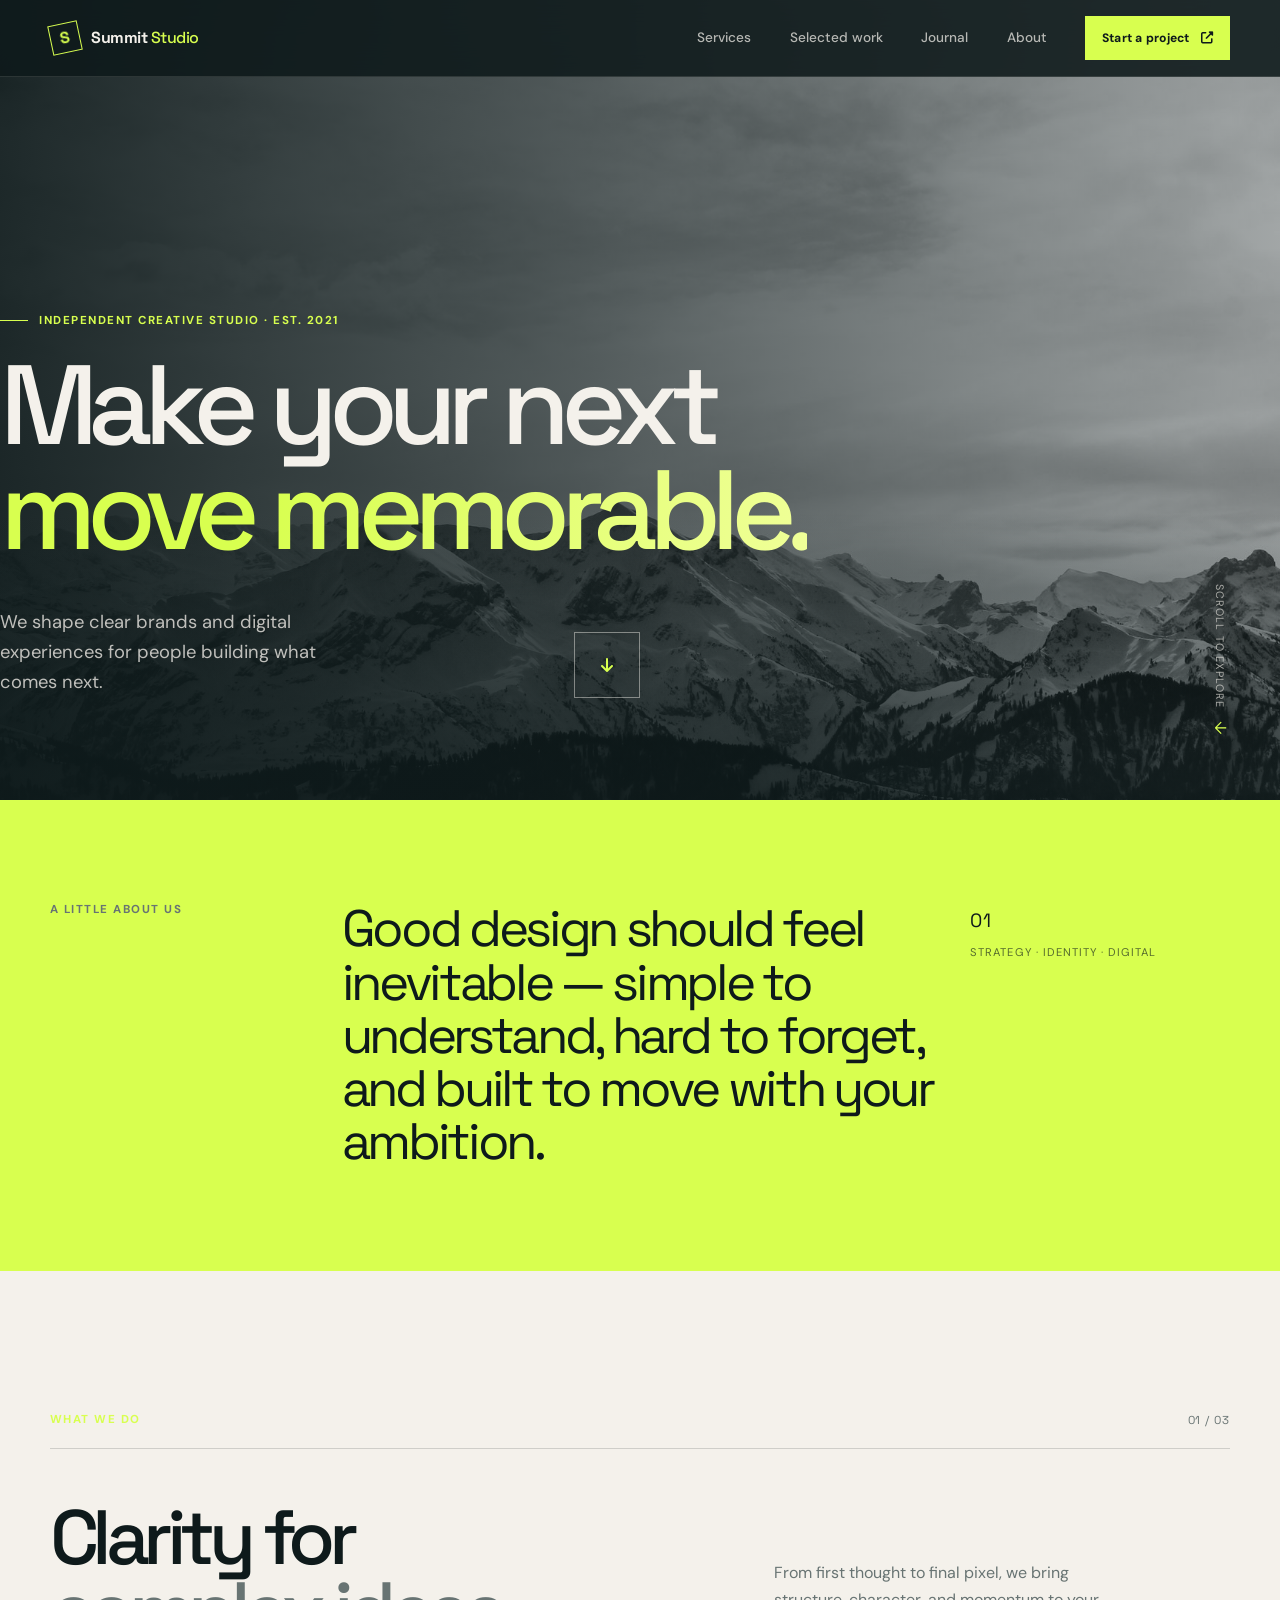
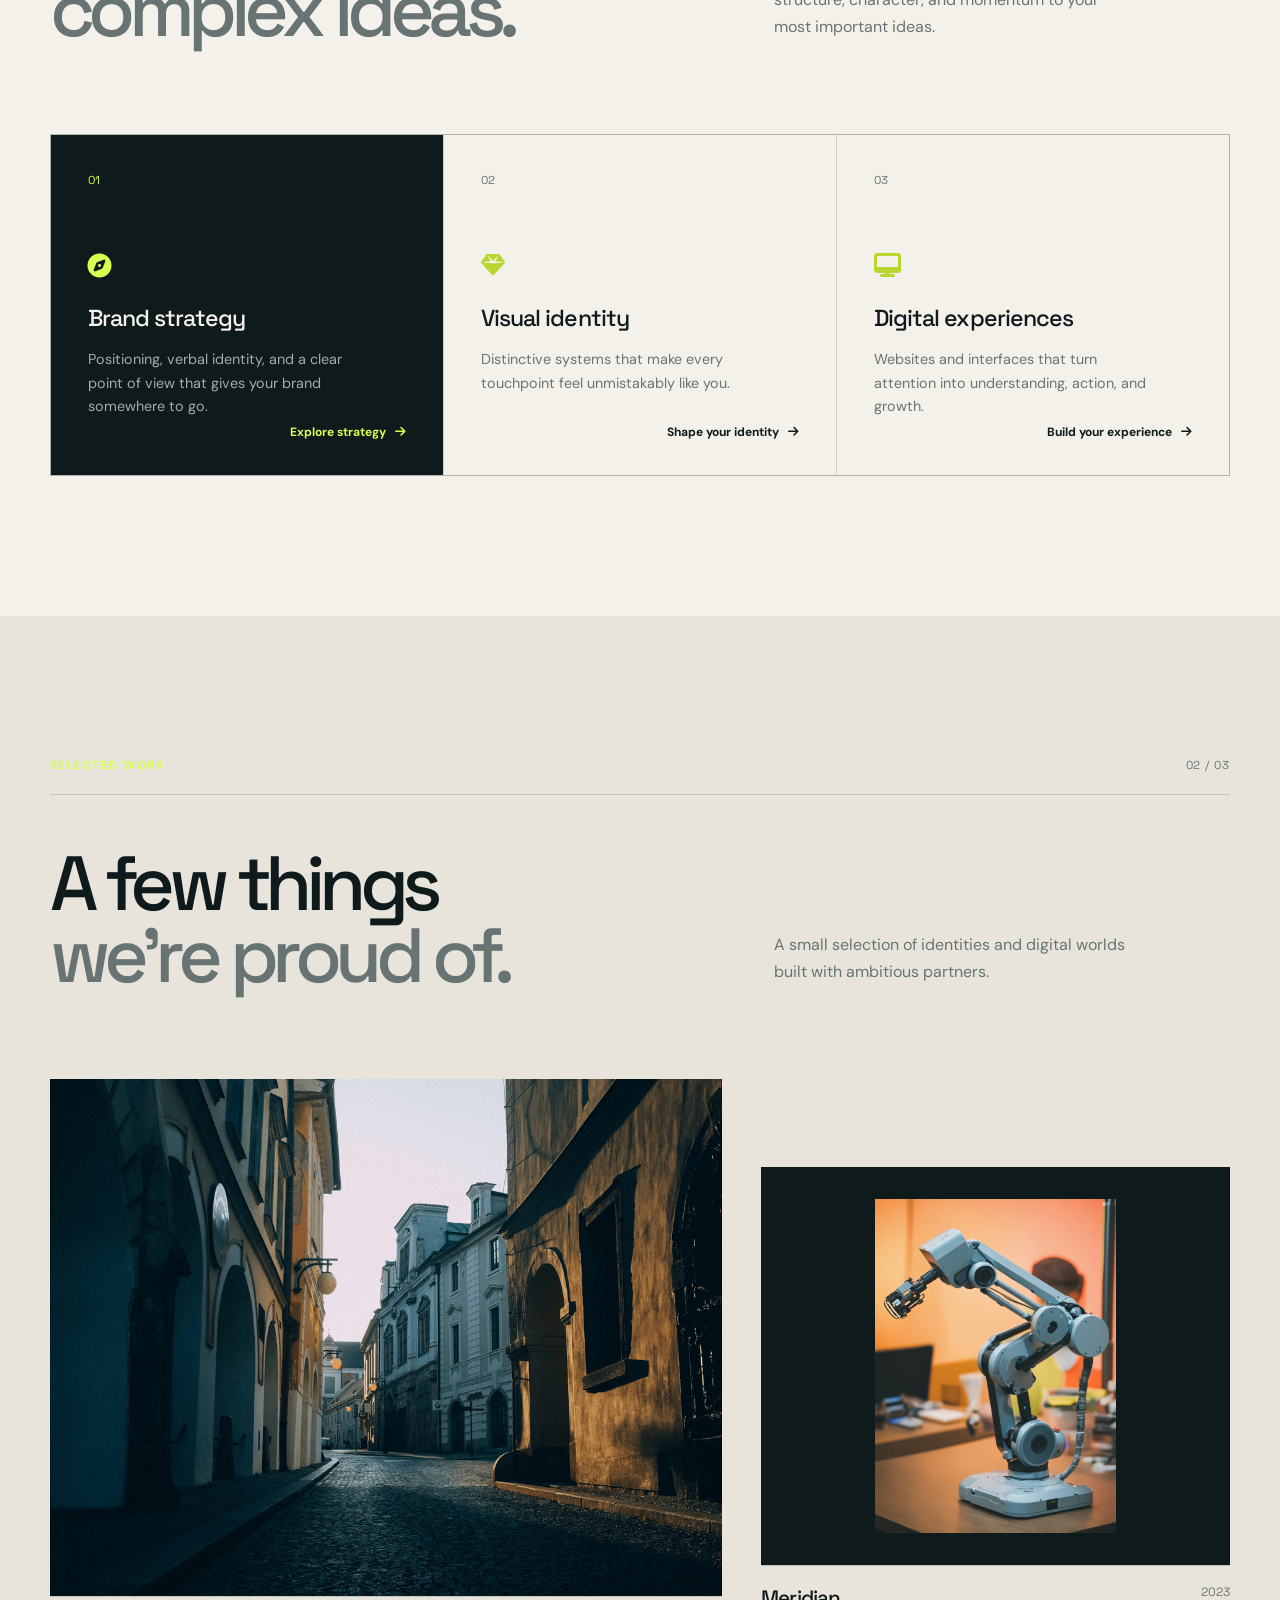
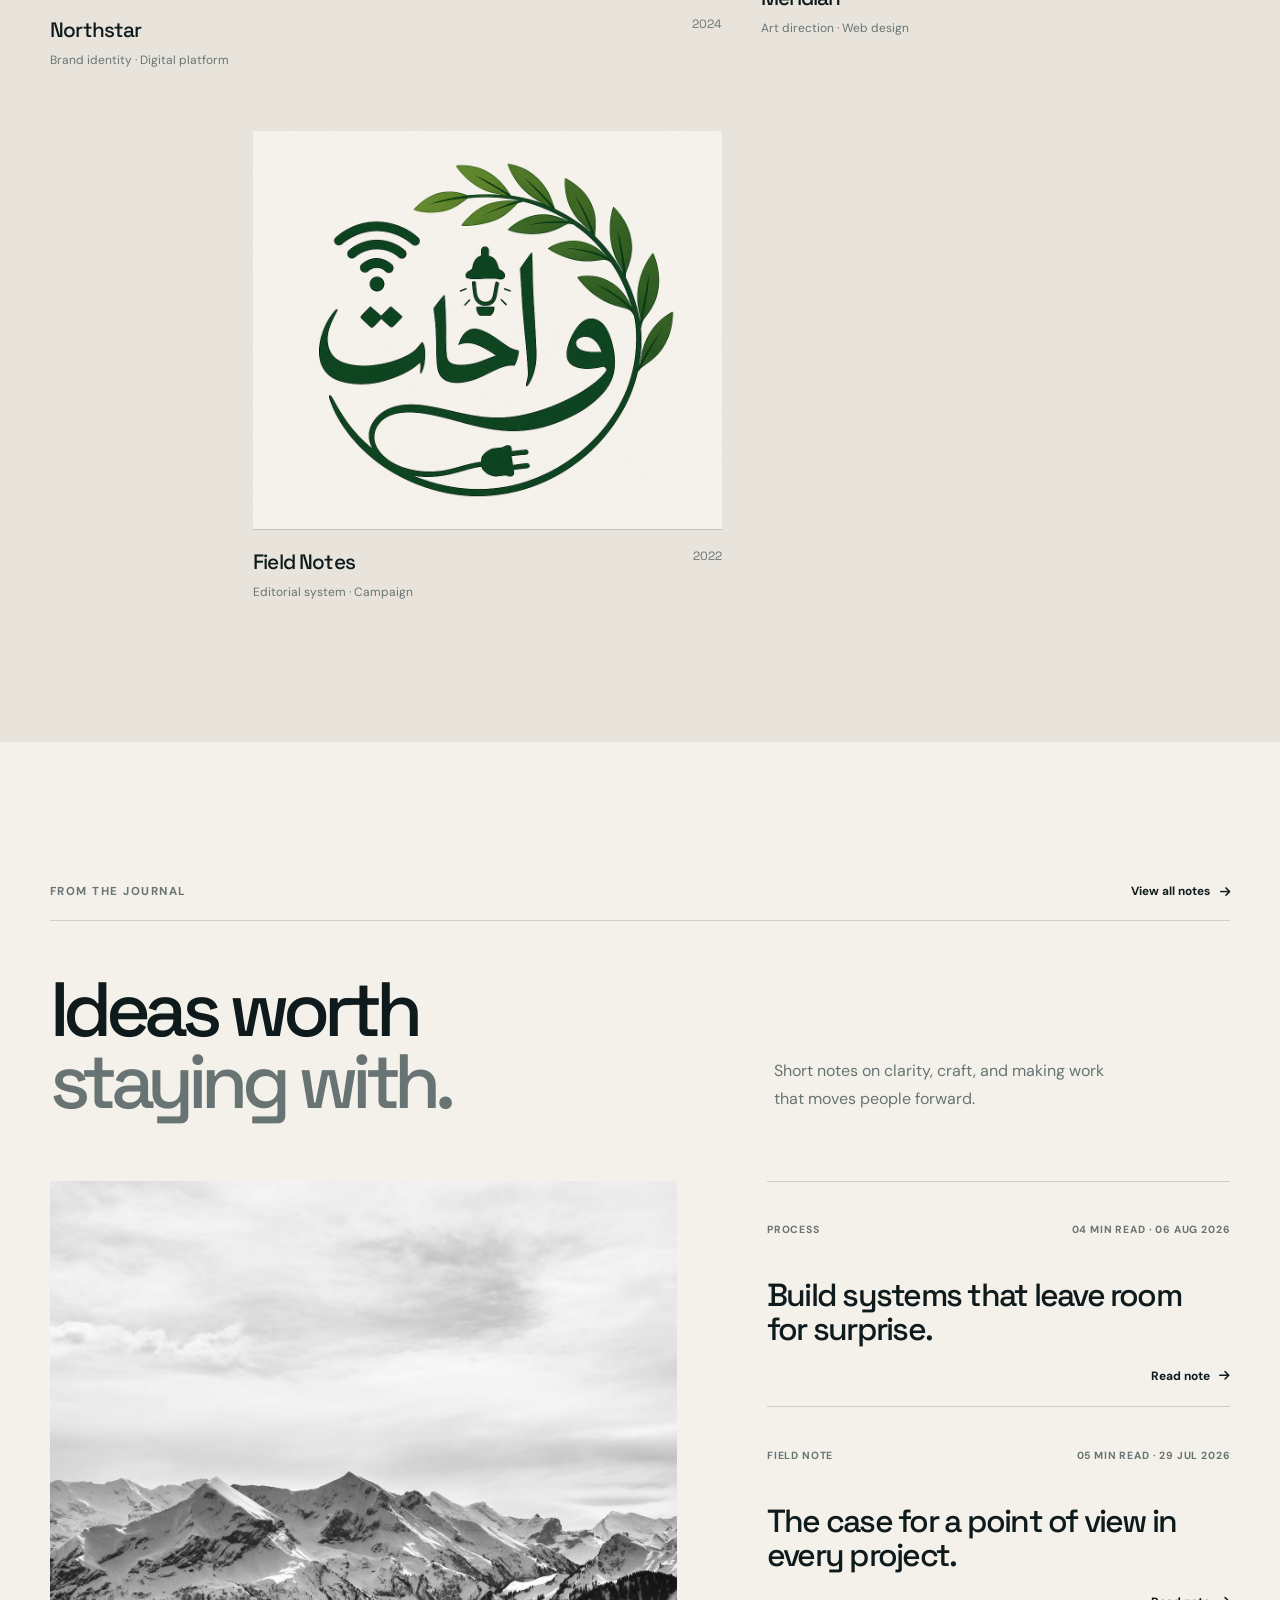
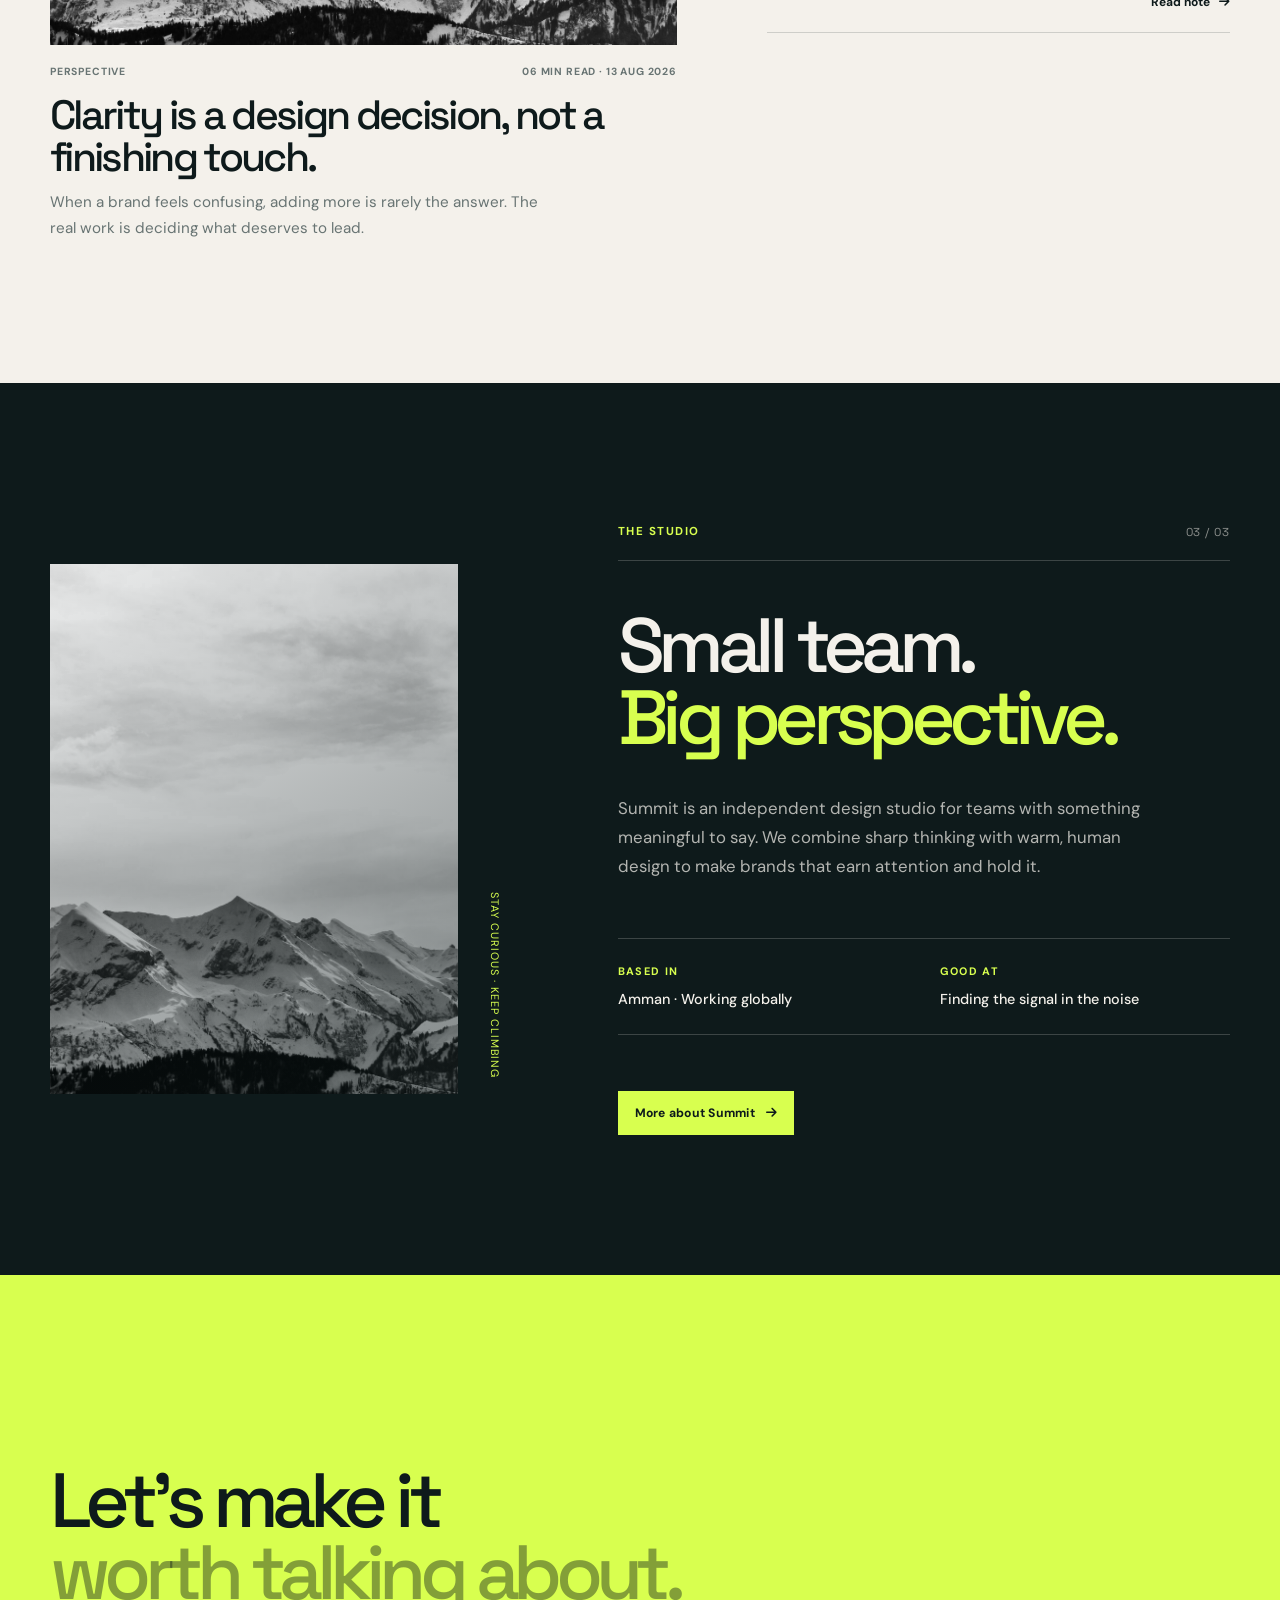
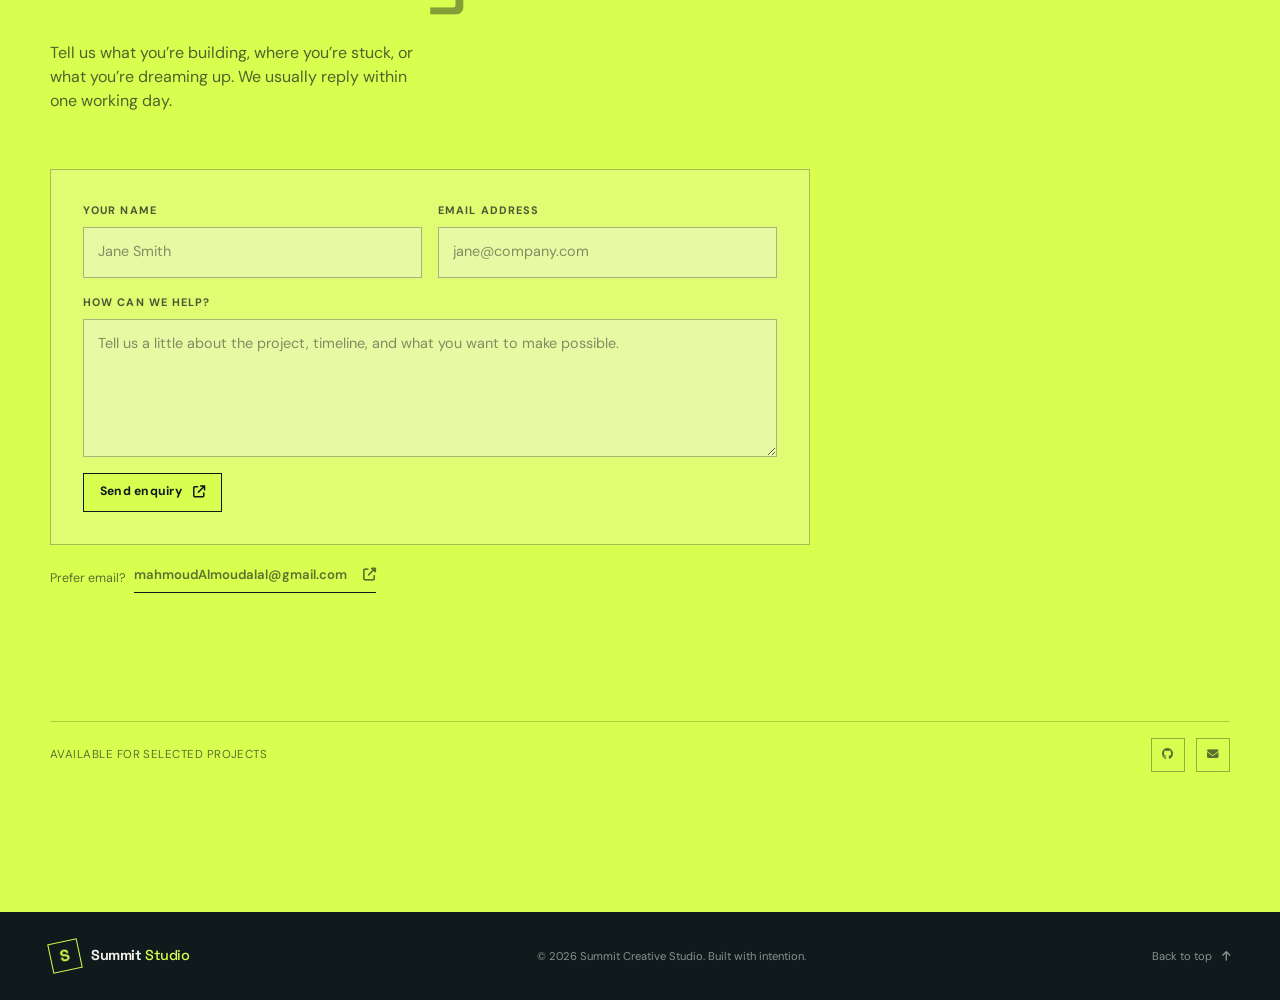
<file: index.html>
<!doctype html>
<html lang="en">
  <head>
    <meta charset="UTF-8" />
    <meta name="viewport" content="width=device-width, initial-scale=1.0" />
    <meta
      name="description"
      content="Summit Creative Studio builds thoughtful brands, digital experiences, and websites for ambitious teams."
    />
    <meta name="theme-color" content="#0e1a1b" />
    <link rel="preconnect" href="https://fonts.googleapis.com" />
    <link rel="preconnect" href="https://fonts.gstatic.com" crossorigin />
    <link
      href="https://fonts.googleapis.com/css2?family=DM+Sans:wght@400;500;600;700&family=Space+Grotesk:wght@500;600;700&display=swap"
      rel="stylesheet"
    />
    <link rel="stylesheet" href="styles/Normalize.css" />
    <link rel="stylesheet" href="styles/all.min.css" />
    <link rel="stylesheet" href="styles/style.css" />
    <title>Summit Creative Studio — Ideas with altitude</title>
  </head>
  <body>
    <header class="site-header">
      <div class="container header-inner">
        <a class="brand" href="#top" aria-label="Summit Creative Studio home">
          <span class="brand-mark" aria-hidden="true">S</span>
          <span class="brand-name">Summit <em>Studio</em></span>
        </a>

        <input class="nav-toggle" type="checkbox" id="nav-toggle" />
        <label class="nav-toggle-label" for="nav-toggle" aria-label="Toggle navigation">
          <span></span>
          <span></span>
          <span></span>
        </label>

        <nav class="site-nav" aria-label="Primary navigation">
          <a href="#services">Services</a>
          <a href="#work">Selected work</a>
          <a href="journal/index.html">Journal</a>
          <a href="#about">About</a>
          <a class="nav-cta" href="#contact">Start a project <i class="fas fa-external-link-alt" aria-hidden="true"></i></a>
        </nav>
      </div>
    </header>

    <main id="top">
      <section class="hero" aria-labelledby="hero-title">
        <div class="container hero-content">
          <p class="eyebrow"><span></span> Independent creative studio · Est. 2021</p>
          <h1 id="hero-title">Make your next<br /><strong>move memorable.</strong></h1>
          <div class="hero-bottom">
            <p class="hero-copy">
              We shape clear brands and digital experiences for people building what comes next.
            </p>
            <a class="circle-link" href="#work" aria-label="Explore selected work">
              <i class="fas fa-arrow-down" aria-hidden="true"></i>
            </a>
          </div>
        </div>
        <div class="hero-note" aria-hidden="true">Scroll to explore <span>↓</span></div>
      </section>

      <section class="intro-band" aria-label="Studio statement">
        <div class="container intro-grid">
          <p class="eyebrow dark-eyebrow">A little about us</p>
          <p class="intro-statement">
            Good design should feel inevitable — simple to understand, hard to forget, and built to move with your ambition.
          </p>
          <div class="intro-meta">
            <span>01</span>
            <span>Strategy · Identity · Digital</span>
          </div>
        </div>
      </section>

      <section class="services section" id="services" aria-labelledby="services-title">
        <div class="container">
          <div class="section-topline">
            <p class="eyebrow">What we do</p>
            <span class="section-index">01 / 03</span>
          </div>
          <div class="section-heading-row">
            <h2 id="services-title">Clarity for<br /><em>complex ideas.</em></h2>
            <p class="section-lead">
              From first thought to final pixel, we bring structure, character, and momentum to your most important ideas.
            </p>
          </div>

          <div class="services-grid">
            <article class="service-card service-card-featured">
              <div class="card-number">01</div>
              <i class="fas fa-compass service-icon" aria-hidden="true"></i>
              <h3>Brand strategy</h3>
              <p>Positioning, verbal identity, and a clear point of view that gives your brand somewhere to go.</p>
              <a class="text-link" href="#contact">Explore strategy <i class="fas fa-arrow-right" aria-hidden="true"></i></a>
            </article>
            <article class="service-card">
              <div class="card-number">02</div>
              <i class="fas fa-gem service-icon" aria-hidden="true"></i>
              <h3>Visual identity</h3>
              <p>Distinctive systems that make every touchpoint feel unmistakably like you.</p>
              <a class="text-link" href="#contact">Shape your identity <i class="fas fa-arrow-right" aria-hidden="true"></i></a>
            </article>
            <article class="service-card">
              <div class="card-number">03</div>
              <i class="fas fa-desktop service-icon" aria-hidden="true"></i>
              <h3>Digital experiences</h3>
              <p>Websites and interfaces that turn attention into understanding, action, and growth.</p>
              <a class="text-link" href="#contact">Build your experience <i class="fas fa-arrow-right" aria-hidden="true"></i></a>
            </article>
          </div>
        </div>
      </section>

      <section class="work section section-muted" id="work" aria-labelledby="work-title">
        <div class="container">
          <div class="section-topline">
            <p class="eyebrow">Selected work</p>
            <span class="section-index">02 / 03</span>
          </div>
          <div class="section-heading-row">
            <h2 id="work-title">A few things<br /><em>we’re proud of.</em></h2>
            <p class="section-lead">A small selection of identities and digital worlds built with ambitious partners.</p>
          </div>

          <div class="work-grid">
            <article class="project-card project-card-large">
              <a href="projects/northstar.html" class="project-image" aria-label="View Northstar project case study">
                <img src="image/photo1.png" alt="Abstract visual from the Northstar project" />
                <span class="project-arrow"><i class="fas fa-external-link-alt" aria-hidden="true"></i></span>
              </a>
              <div class="project-info">
                <div>
                  <h3>Northstar</h3>
                  <p>Brand identity · Digital platform</p>
                </div>
                <span class="project-year">2024</span>
              </div>
            </article>
            <article class="project-card">
              <a href="projects/meridian.html" class="project-image project-image-dark" aria-label="View Meridian project case study">
                <img src="image/main.png" alt="Editorial visual from the Meridian project" />
                <span class="project-arrow"><i class="fas fa-external-link-alt" aria-hidden="true"></i></span>
              </a>
              <div class="project-info">
                <div>
                  <h3>Meridian</h3>
                  <p>Art direction · Web design</p>
                </div>
                <span class="project-year">2023</span>
              </div>
            </article>
            <article class="project-card project-card-offset">
              <a href="projects/field-notes.html" class="project-image" aria-label="View Field Notes project case study">
                <img src="image/logo.jpg" alt="Graphic mark from the Field Notes project" />
                <span class="project-arrow"><i class="fas fa-external-link-alt" aria-hidden="true"></i></span>
              </a>
              <div class="project-info">
                <div>
                  <h3>Field Notes</h3>
                  <p>Editorial system · Campaign</p>
                </div>
                <span class="project-year">2022</span>
              </div>
            </article>
          </div>
        </div>
      </section>

      <section class="journal-teaser section" id="journal" aria-labelledby="journal-title">
        <div class="container">
          <div class="section-topline">
            <p class="eyebrow dark-eyebrow">From the journal</p>
            <a class="journal-all-link" href="journal/index.html">View all notes <i class="fas fa-arrow-right" aria-hidden="true"></i></a>
          </div>
          <div class="section-heading-row journal-heading-row">
            <h2 id="journal-title">Ideas worth<br /><em>staying with.</em></h2>
            <p class="section-lead">Short notes on clarity, craft, and making work that moves people forward.</p>
          </div>
          <div class="journal-teaser-grid">
            <article class="journal-teaser-featured" data-article-card="clarity-is-a-design-decision">
              <a href="journal/clarity-is-a-design-decision.html" class="journal-cover"><img src="image/landing.jpg" alt="Mountain landscape for the article Clarity Is a Design Decision" /></a>
              <div class="journal-card-meta"><span data-article-category>Perspective</span><span data-article-meta>06 min read</span></div>
              <h3><a data-article-title href="journal/clarity-is-a-design-decision.html">Clarity is a design decision, not a finishing touch.</a></h3>
              <p data-article-summary>When a brand feels confusing, the answer is rarely another layer. It is a better question.</p>
            </article>
            <div class="journal-teaser-list">
              <article data-article-card="systems-that-leave-room">
                <div class="journal-card-meta"><span data-article-category>Process</span><span data-article-meta>04 min read</span></div>
                <h3><a data-article-title href="journal/systems-that-leave-room.html">Build systems that leave room for surprise.</a></h3>
                <a class="text-link journal-read-link" href="journal/systems-that-leave-room.html">Read note <i class="fas fa-arrow-right" aria-hidden="true"></i></a>
              </article>
              <article data-article-card="the-case-for-a-point-of-view">
                <div class="journal-card-meta"><span data-article-category>Field note</span><span data-article-meta>05 min read</span></div>
                <h3><a data-article-title href="journal/the-case-for-a-point-of-view.html">The case for a point of view in every project.</a></h3>
                <a class="text-link journal-read-link" href="journal/the-case-for-a-point-of-view.html">Read note <i class="fas fa-arrow-right" aria-hidden="true"></i></a>
              </article>
            </div>
          </div>
        </div>
      </section>

      <section class="about section" id="about" aria-labelledby="about-title">
        <div class="container about-grid">
          <div class="about-visual">
            <div class="about-image-wrap">
              <img src="image/landing.jpg" alt="Mountain range at sunrise" />
            </div>
            <p class="vertical-label">Stay curious · Keep climbing</p>
          </div>
          <div class="about-copy">
            <div class="section-topline">
              <p class="eyebrow">The studio</p>
              <span class="section-index">03 / 03</span>
            </div>
            <h2 id="about-title">Small team.<br /><em>Big perspective.</em></h2>
            <p class="about-lead">
              Summit is an independent design studio for teams with something meaningful to say. We combine sharp thinking with warm, human design to make brands that earn attention and hold it.
            </p>
            <div class="about-details">
              <div>
                <span class="detail-label">Based in</span>
                <strong>Amman · Working globally</strong>
              </div>
              <div>
                <span class="detail-label">Good at</span>
                <strong>Finding the signal in the noise</strong>
              </div>
            </div>
            <a class="button-link" href="#contact">More about Summit <i class="fas fa-arrow-right" aria-hidden="true"></i></a>
          </div>
        </div>
      </section>

      <section class="contact section" id="contact" aria-labelledby="contact-title">
        <div class="container contact-inner">
          <p class="eyebrow">Have a good one?</p>
          <h2 id="contact-title">Let’s make it<br /><em>worth talking about.</em></h2>
          <p class="contact-copy">Tell us what you’re building, where you’re stuck, or what you’re dreaming up. We usually reply within one working day.</p>
          <div class="contact-form-wrap">
            <form class="contact-form" action="https://formsubmit.co/mahmoudAlmoudalal@gmail.com" method="POST" data-contact-form>
              <input type="hidden" name="_subject" value="New project enquiry — Summit Creative Studio" />
              <input type="hidden" name="_template" value="table" />
              <input type="hidden" name="_captcha" value="false" />
              <input type="hidden" name="_next" value="https://mahmoudalmodalal.github.io/summit-creative-studio/#contact" />
              <input type="text" name="_honey" tabindex="-1" autocomplete="off" aria-hidden="true" class="contact-honeypot" />
              <div class="contact-form-grid">
                <label>
                  <span>Your name</span>
                  <input type="text" name="name" autocomplete="name" placeholder="Jane Smith" minlength="2" required />
                </label>
                <label>
                  <span>Email address</span>
                  <input type="email" name="email" autocomplete="email" placeholder="jane@company.com" required />
                </label>
              </div>
              <label>
                <span>How can we help?</span>
                <textarea name="message" rows="5" placeholder="Tell us a little about the project, timeline, and what you want to make possible." minlength="20" required></textarea>
              </label>
              <div class="contact-form-actions">
                <button class="button-link contact-submit" type="submit">Send enquiry <i class="fas fa-arrow-up-right-from-square" aria-hidden="true"></i></button>
                <p class="contact-form-status" data-form-status role="status" aria-live="polite"></p>
              </div>
            </form>
          </div>
          <div class="contact-direct-line">Prefer email? <a class="contact-email" href="mailto:mahmoudAlmoudalal@gmail.com">mahmoudAlmoudalal@gmail.com <i class="fas fa-external-link-alt" aria-hidden="true"></i></a></div>
          <div class="contact-footer">
            <span>Available for selected projects</span>
            <div class="social-links" aria-label="Social links">
              <a href="https://github.com/MahmoudAlmodalal" target="_blank" rel="noreferrer" aria-label="Summit Studio on GitHub"><i class="fab fa-github" aria-hidden="true"></i></a>
              <a href="mailto:mahmoudAlmoudalal@gmail.com" aria-label="Email Summit Studio"><i class="fas fa-envelope" aria-hidden="true"></i></a>
            </div>
          </div>
        </div>
      </section>
    </main>

    <footer class="site-footer">
      <div class="container footer-inner">
        <a class="brand brand-footer" href="#top" aria-label="Back to Summit Creative Studio home">
          <span class="brand-mark" aria-hidden="true">S</span>
          <span class="brand-name">Summit <em>Studio</em></span>
        </a>
        <p>© 2026 Summit Creative Studio. Built with intention.</p>
        <a class="back-to-top" href="#top">Back to top <i class="fas fa-arrow-up" aria-hidden="true"></i></a>
      </div>
    </footer>
    <script src="scripts/article-data.js" defer></script>
    <script src="scripts/contact.js" defer></script>
    <script src="scripts/motion.js" defer></script>
  </body>
</html>
</file>
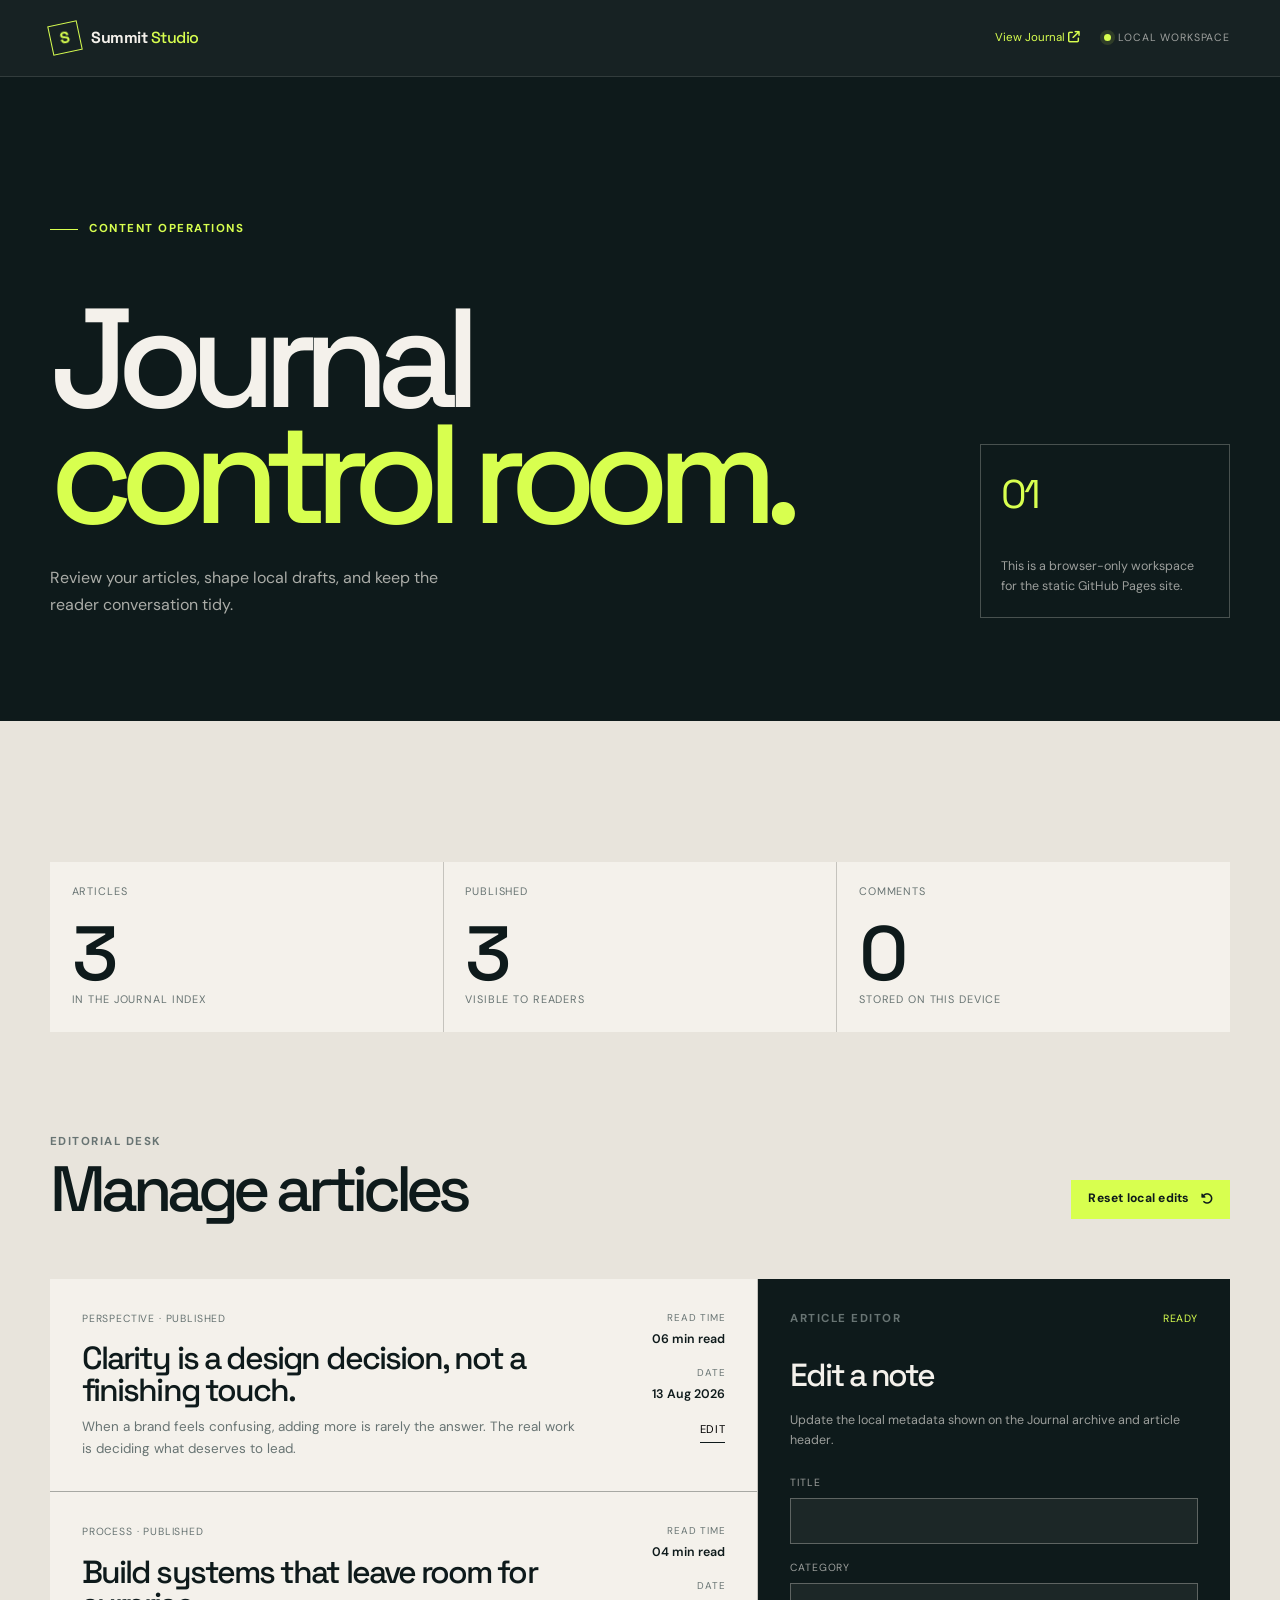
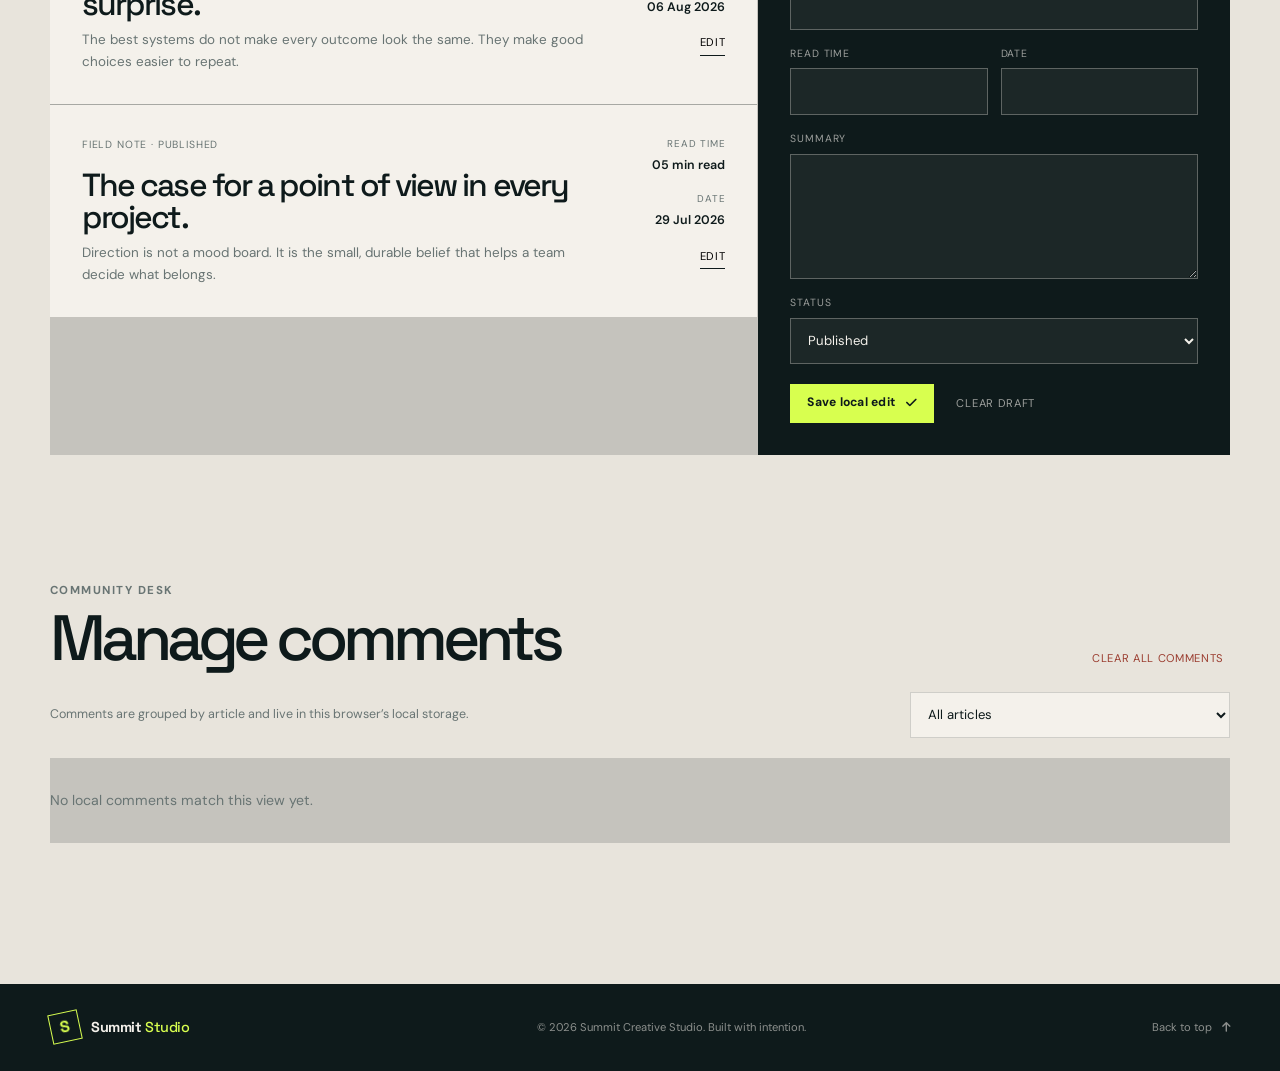
<file: admin/index.html>
<!doctype html>
<html lang="en">
  <head>
    <meta charset="UTF-8" />
    <meta name="viewport" content="width=device-width, initial-scale=1.0" />
    <meta name="description" content="Local admin panel for Summit Creative Studio Journal content and comments." />
    <link rel="preconnect" href="https://fonts.googleapis.com" />
    <link rel="preconnect" href="https://fonts.gstatic.com" crossorigin />
    <link href="https://fonts.googleapis.com/css2?family=DM+Sans:wght@400;500;600;700&family=Space+Grotesk:wght@500;600;700&display=swap" rel="stylesheet" />
    <link rel="stylesheet" href="../styles/Normalize.css" />
    <link rel="stylesheet" href="../styles/all.min.css" />
    <link rel="stylesheet" href="../styles/style.css" />
    <title>Admin Panel — Summit Creative Studio</title>
  </head>
  <body class="admin-page">
    <header class="site-header admin-header">
      <div class="container header-inner">
        <a class="brand" href="../index.html" aria-label="Summit Creative Studio home"><span class="brand-mark" aria-hidden="true">S</span><span class="brand-name">Summit <em>Studio</em></span></a>
        <nav class="admin-nav" aria-label="Admin navigation"><a href="../journal/index.html">View Journal <i class="fas fa-arrow-up-right-from-square" aria-hidden="true"></i></a><span class="admin-session"><span class="admin-session-dot"></span> Local workspace</span></nav>
      </div>
    </header>

    <main id="admin-top">
      <section class="admin-hero">
        <div class="container admin-hero-inner">
          <p class="eyebrow"><span></span> Content operations</p>
          <div class="admin-hero-row">
            <div><h1>Journal<br /><em>control room.</em></h1><p>Review your articles, shape local drafts, and keep the reader conversation tidy.</p></div>
            <div class="admin-hero-note"><span class="admin-hero-number">01</span><p>This is a browser-only workspace for the static GitHub Pages site.</p></div>
          </div>
        </div>
      </section>

      <section class="admin-dashboard section">
        <div class="container">
          <div class="admin-stat-grid" aria-label="Journal overview">
            <article class="admin-stat-card"><span>Articles</span><strong data-admin-article-count>0</strong><small>in the Journal index</small></article>
            <article class="admin-stat-card"><span>Published</span><strong data-admin-published-count>0</strong><small>visible to readers</small></article>
            <article class="admin-stat-card"><span>Comments</span><strong data-admin-comment-count>0</strong><small>stored on this device</small></article>
          </div>

          <div class="admin-section-heading"><div><p class="eyebrow dark-eyebrow">Editorial desk</p><h2>Manage articles</h2></div><button class="button-link admin-reset-button" type="button" data-reset-articles>Reset local edits <i class="fas fa-rotate-left" aria-hidden="true"></i></button></div>
          <p class="admin-inline-status" data-admin-status role="status" aria-live="polite"></p>
          <div class="admin-content-grid">
            <div class="admin-article-list" data-admin-article-list></div>
            <aside class="admin-editor-panel" aria-labelledby="editor-title">
              <div class="admin-panel-topline"><span class="eyebrow dark-eyebrow">Article editor</span><span data-editor-state>Ready</span></div>
              <h3 id="editor-title">Edit a note</h3>
              <p class="admin-panel-copy">Update the local metadata shown on the Journal archive and article header.</p>
              <form class="admin-article-form" data-admin-article-form>
                <input type="hidden" name="slug" />
                <label><span>Title</span><input type="text" name="title" maxlength="110" required /></label>
                <label><span>Category</span><input type="text" name="category" maxlength="30" required /></label>
                <div class="admin-form-row"><label><span>Read time</span><input type="text" name="readTime" maxlength="20" required /></label><label><span>Date</span><input type="text" name="date" maxlength="30" required /></label></div>
                <label><span>Summary</span><textarea name="summary" rows="5" maxlength="240" required></textarea></label>
                <label><span>Status</span><select name="status"><option value="published">Published</option><option value="draft">Draft</option></select></label>
                <div class="admin-form-actions"><button class="button-link" type="submit">Save local edit <i class="fas fa-check" aria-hidden="true"></i></button><button class="admin-text-button" type="button" data-clear-article>Clear draft</button></div>
              </form>
            </aside>
          </div>

          <div class="admin-section-heading admin-comments-heading"><div><p class="eyebrow dark-eyebrow">Community desk</p><h2>Manage comments</h2></div><button class="admin-danger-button" type="button" data-clear-comments>Clear all comments</button></div>
          <div class="admin-comment-toolbar"><p>Comments are grouped by article and live in this browser’s local storage.</p><select data-comment-filter aria-label="Filter comments by article"><option value="all">All articles</option></select></div>
          <div class="admin-comments-list" data-admin-comments-list></div>
        </div>
      </section>
    </main>

    <footer class="site-footer"><div class="container footer-inner"><a class="brand brand-footer" href="../index.html"><span class="brand-mark" aria-hidden="true">S</span><span class="brand-name">Summit <em>Studio</em></span></a><p>© 2026 Summit Creative Studio. Built with intention.</p><a class="back-to-top" href="#admin-top">Back to top <i class="fas fa-arrow-up" aria-hidden="true"></i></a></div></footer>
    <script src="../scripts/article-data.js" defer></script>
    <script src="../scripts/motion.js" defer></script>
    <script src="admin.js" defer></script>
  </body>
</html>
</file>
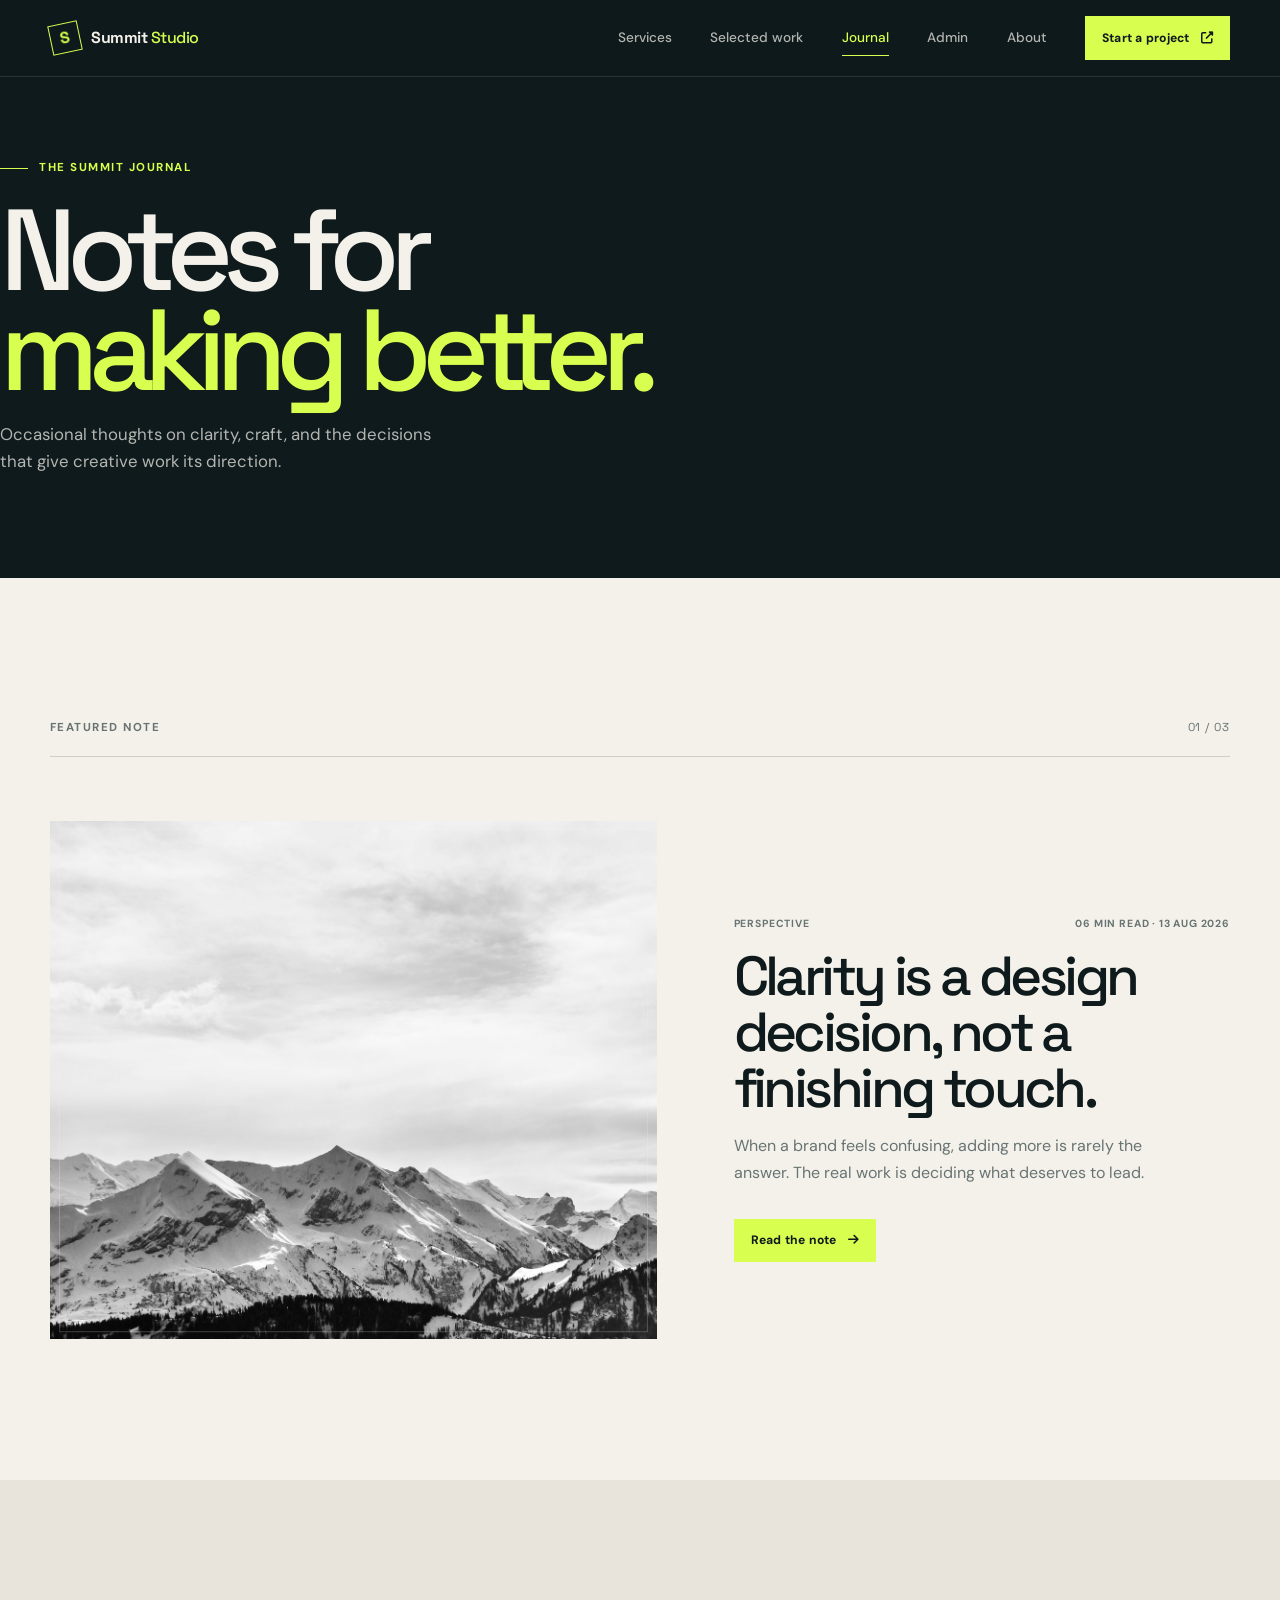
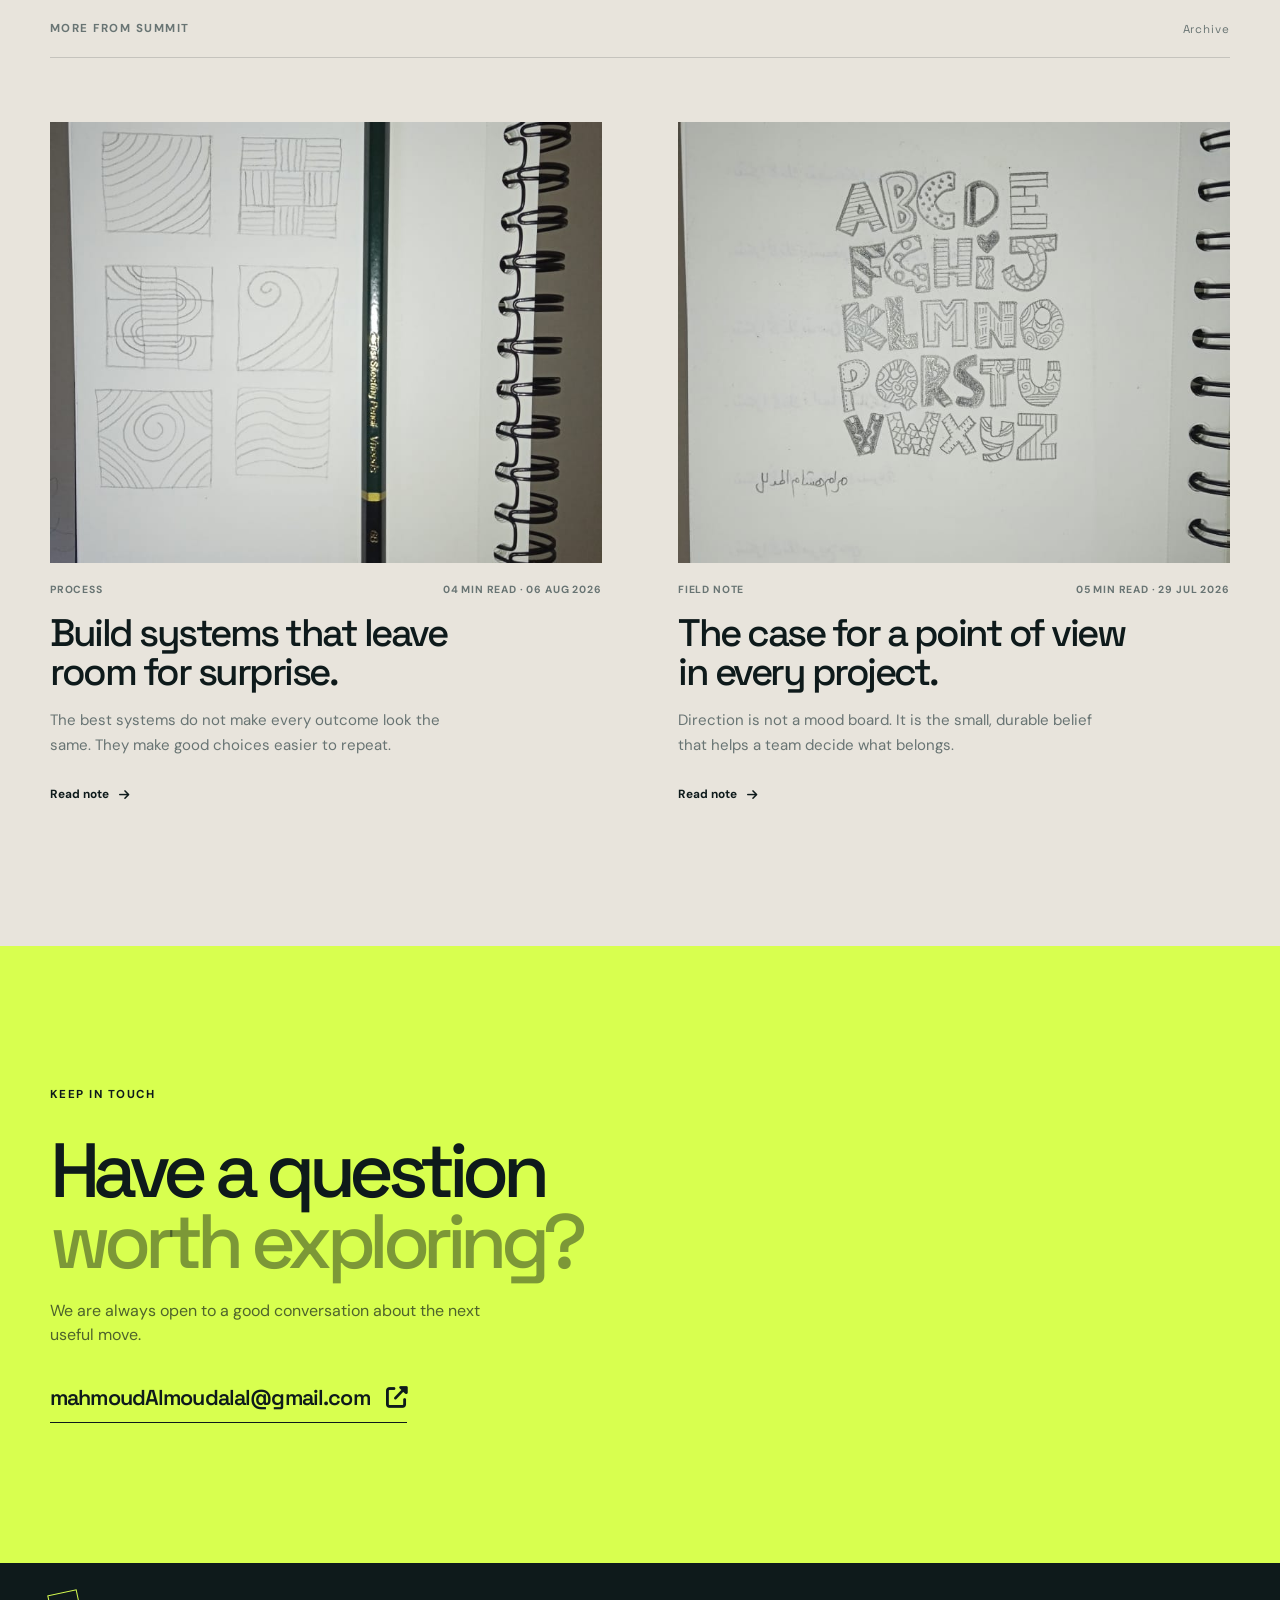
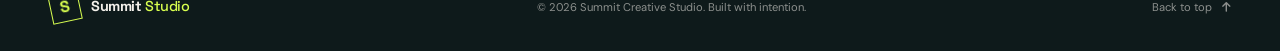
<file: journal/index.html>
<!doctype html>
<html lang="en">
  <head>
    <meta charset="UTF-8" />
    <meta name="viewport" content="width=device-width, initial-scale=1.0" />
    <meta name="description" content="The Summit Creative Studio journal: notes on clarity, craft, and creative direction." />
    <link rel="preconnect" href="https://fonts.googleapis.com" />
    <link rel="preconnect" href="https://fonts.gstatic.com" crossorigin />
    <link href="https://fonts.googleapis.com/css2?family=DM+Sans:wght@400;500;600;700&family=Space+Grotesk:wght@500;600;700&display=swap" rel="stylesheet" />
    <link rel="stylesheet" href="../styles/Normalize.css" />
    <link rel="stylesheet" href="../styles/all.min.css" />
    <link rel="stylesheet" href="../styles/style.css" />
    <title>Journal — Summit Creative Studio</title>
  </head>
  <body class="journal-page">
    <header class="site-header">
      <div class="container header-inner">
        <a class="brand" href="../index.html" aria-label="Summit Creative Studio home"><span class="brand-mark" aria-hidden="true">S</span><span class="brand-name">Summit <em>Studio</em></span></a>
        <input class="nav-toggle" type="checkbox" id="nav-toggle" />
        <label class="nav-toggle-label" for="nav-toggle" aria-label="Toggle navigation"><span></span><span></span><span></span></label>
        <nav class="site-nav" aria-label="Primary navigation"><a href="../index.html#services">Services</a><a href="../index.html#work">Selected work</a><a class="nav-current" href="index.html">Journal</a><a class="nav-admin" href="../admin/index.html">Admin</a><a href="../index.html#about">About</a><a class="nav-cta" href="../index.html#contact">Start a project <i class="fas fa-external-link-alt" aria-hidden="true"></i></a></nav>
      </div>
    </header>

    <main id="journal-top">
      <section class="journal-hero">
        <div class="container journal-hero-inner">
          <p class="eyebrow"><span></span> The Summit journal</p>
          <h1>Notes for<br /><em>making better.</em></h1>
          <p>Occasional thoughts on clarity, craft, and the decisions that give creative work its direction.</p>
        </div>
      </section>

      <section class="journal-featured section">
        <div class="container">
          <div class="section-topline"><p class="eyebrow dark-eyebrow">Featured note</p><span class="section-index">01 / 03</span></div>
          <article class="journal-featured-card" data-article-card="clarity-is-a-design-decision">
            <a class="journal-featured-image" href="clarity-is-a-design-decision.html"><img src="../image/landing.jpg" alt="Mountain range for Clarity Is a Design Decision" /></a>
            <div class="journal-featured-copy">
              <div class="journal-card-meta"><span data-article-category>Perspective</span><span data-article-meta>06 min read · 13 Aug 2026</span></div>
              <h2><a data-article-title href="clarity-is-a-design-decision.html">Clarity is a design decision, not a finishing touch.</a></h2>
              <p data-article-summary>Most design problems do not begin on the screen. They begin when a team has not yet agreed on what matters. Here is how we use clarity as a practical creative tool.</p>
              <a class="button-link" href="clarity-is-a-design-decision.html">Read the note <i class="fas fa-arrow-right" aria-hidden="true"></i></a>
            </div>
          </article>
        </div>
      </section>

      <section class="journal-archive section section-muted">
        <div class="container">
          <div class="section-topline"><p class="eyebrow dark-eyebrow">More from Summit</p><span class="section-index">Archive</span></div>
          <div class="journal-archive-grid">
            <article class="journal-archive-card" data-article-card="systems-that-leave-room">
              <a class="journal-archive-image journal-archive-image-notebook" href="systems-that-leave-room.html"><img src="../image/M2.jpg" alt="Hand-drawn pattern studies for the article Build Systems That Leave Room for Surprise" /></a>
              <div class="journal-card-meta"><span data-article-category>Process</span><span data-article-meta>04 min read · 06 Aug 2026</span></div>
              <h2><a data-article-title href="systems-that-leave-room.html">Build systems that leave room for surprise.</a></h2>
              <p data-article-summary>Structure should help the work travel further, not squeeze the life out of it.</p>
              <a class="journal-inline-link" href="systems-that-leave-room.html">Read note <i class="fas fa-arrow-right" aria-hidden="true"></i></a>
            </article>
            <article class="journal-archive-card" data-article-card="the-case-for-a-point-of-view">
              <a class="journal-archive-image journal-archive-image-notebook" href="the-case-for-a-point-of-view.html"><img src="../image/M.jpg" alt="Hand-drawn lettering study for the article The Case for a Point of View" /></a>
              <div class="journal-card-meta"><span data-article-category>Field note</span><span data-article-meta>05 min read · 29 Jul 2026</span></div>
              <h2><a data-article-title href="the-case-for-a-point-of-view.html">The case for a point of view in every project.</a></h2>
              <p data-article-summary>Better work begins when a team is willing to make a choice — and stand for it.</p>
              <a class="journal-inline-link" href="the-case-for-a-point-of-view.html">Read note <i class="fas fa-arrow-right" aria-hidden="true"></i></a>
            </article>
          </div>
        </div>
      </section>

      <section class="journal-signoff section">
        <div class="container journal-signoff-inner">
          <p class="eyebrow">Keep in touch</p>
          <h2>Have a question<br /><em>worth exploring?</em></h2>
          <p>We are always open to a good conversation about the next useful move.</p>
          <a class="contact-email" href="mailto:mahmoudAlmoudalal@gmail.com">mahmoudAlmoudalal@gmail.com <i class="fas fa-external-link-alt" aria-hidden="true"></i></a>
        </div>
      </section>
    </main>

    <footer class="site-footer"><div class="container footer-inner"><a class="brand brand-footer" href="../index.html"><span class="brand-mark" aria-hidden="true">S</span><span class="brand-name">Summit <em>Studio</em></span></a><p>© 2026 Summit Creative Studio. Built with intention.</p><a class="back-to-top" href="#journal-top">Back to top <i class="fas fa-arrow-up" aria-hidden="true"></i></a></div></footer>
    <script src="../scripts/article-data.js" defer></script>
    <script src="../scripts/motion.js" defer></script>
  </body>
</html>
</file>
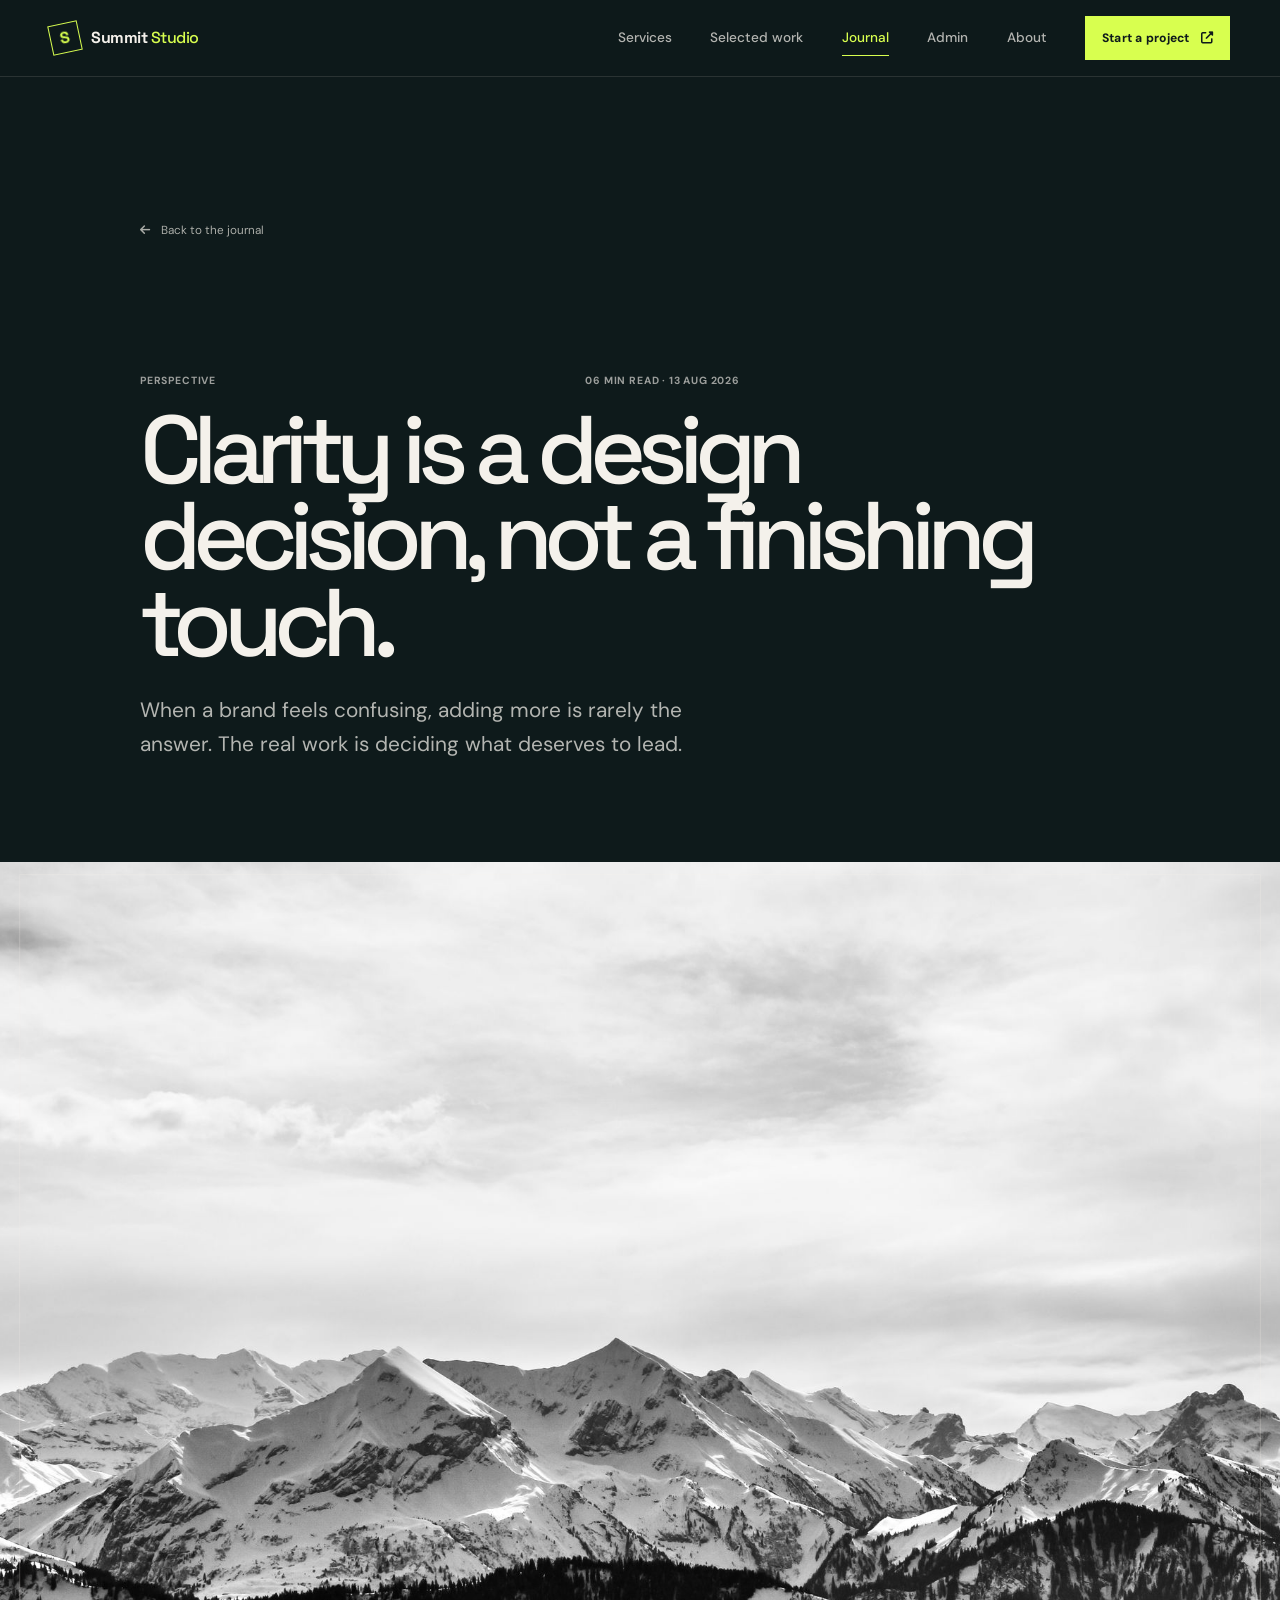
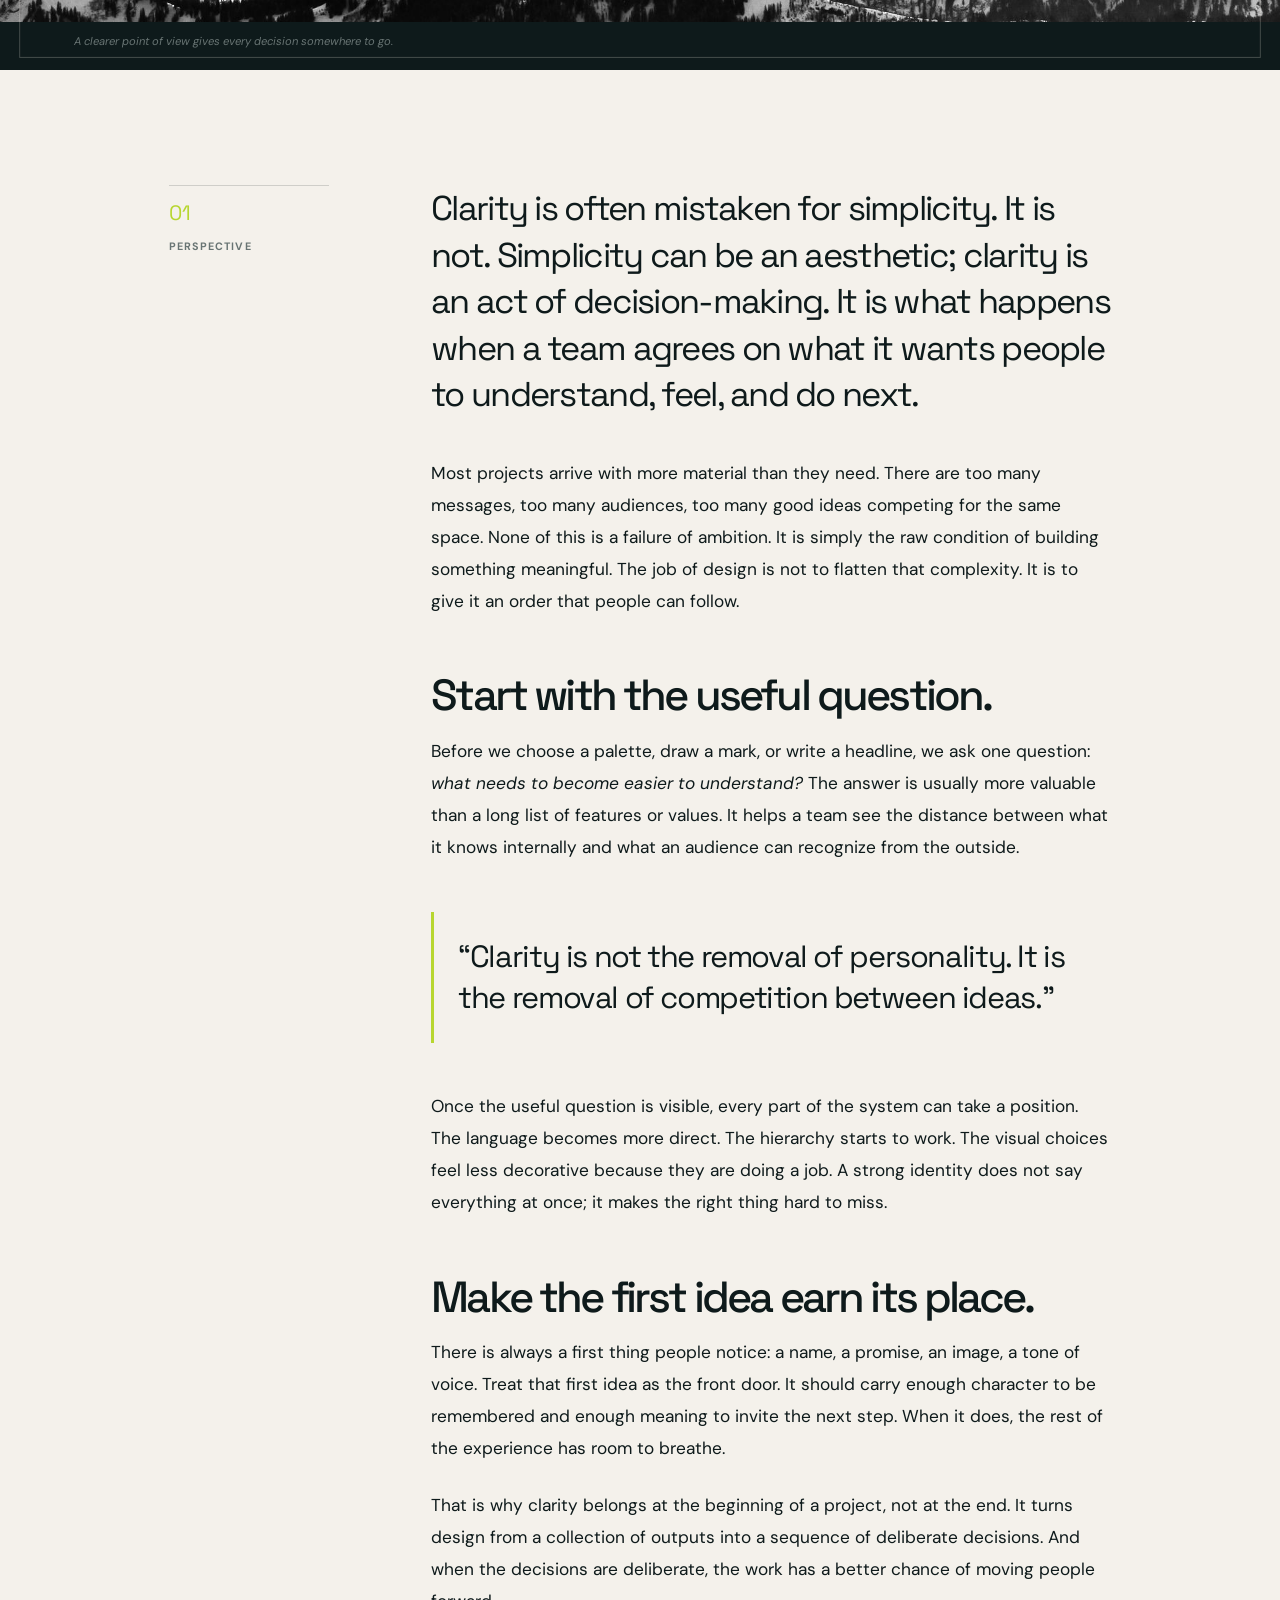
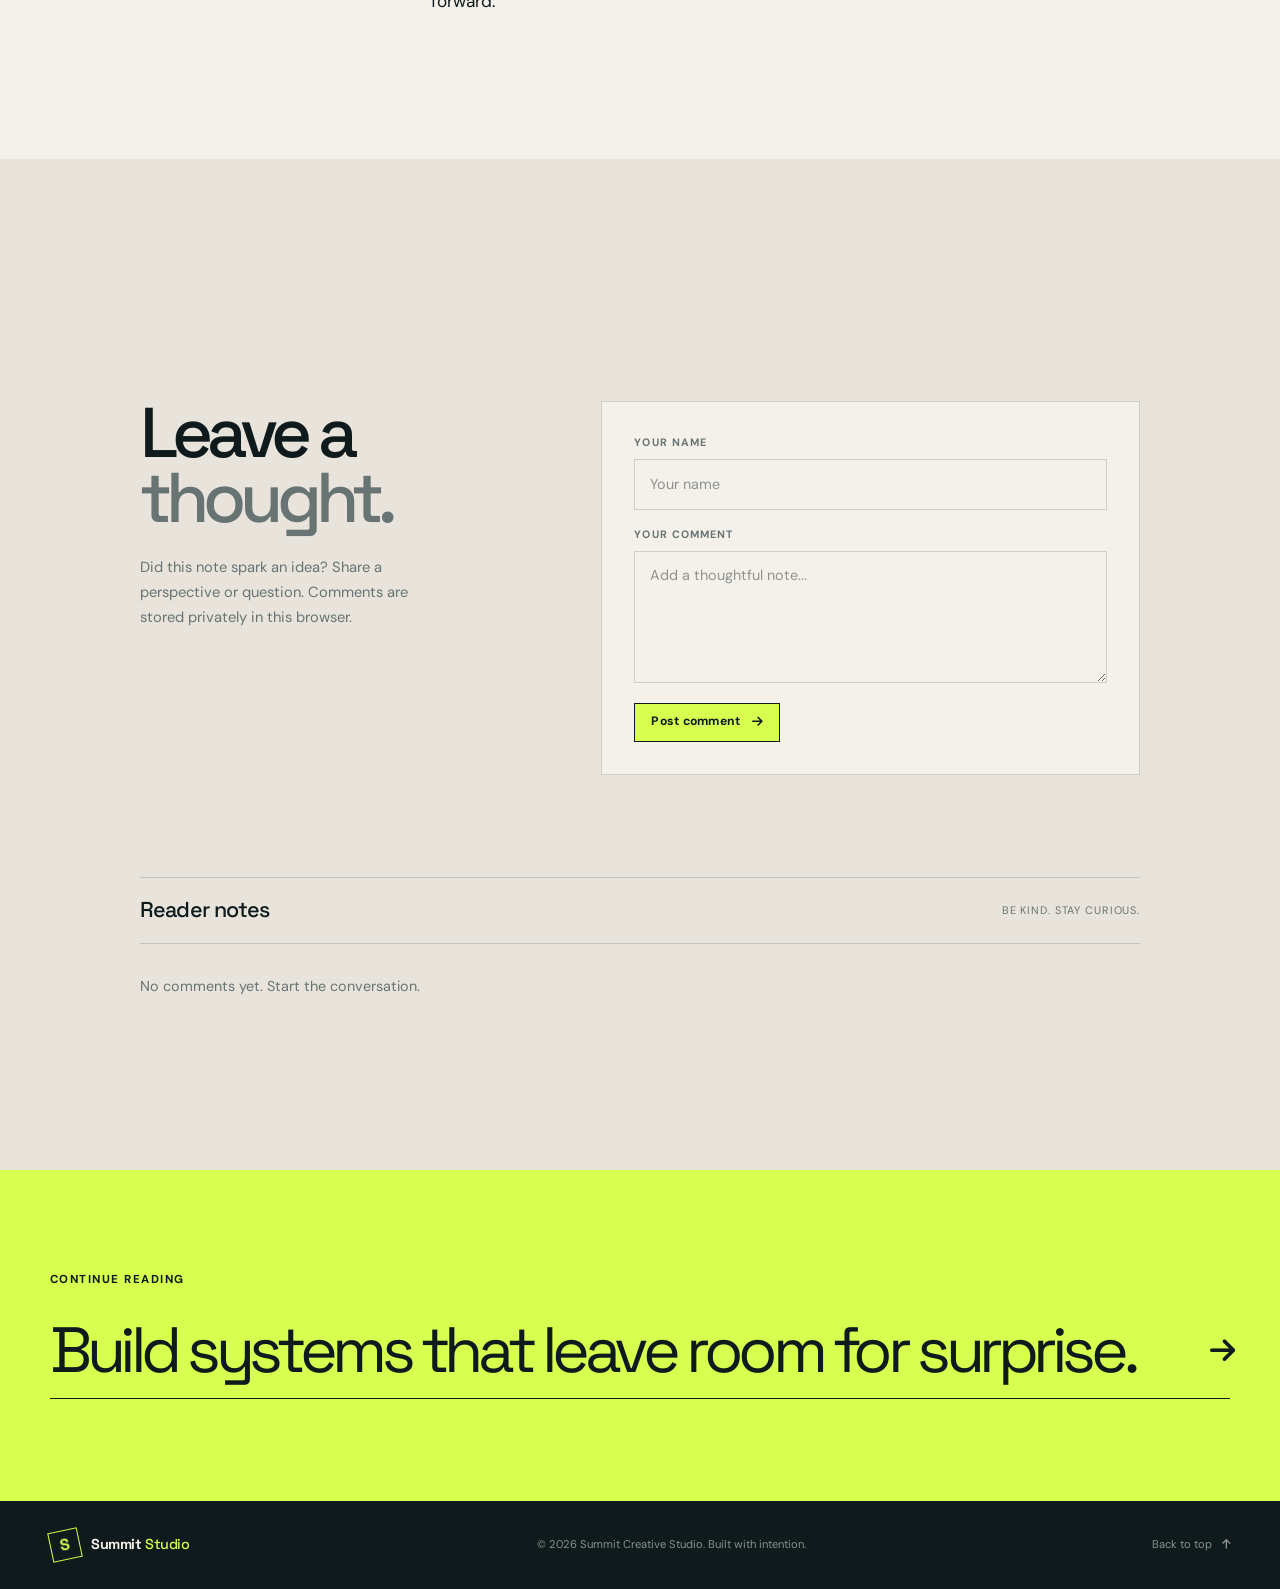
<file: journal/clarity-is-a-design-decision.html>
<!doctype html>
<html lang="en">
  <head>
    <meta charset="UTF-8" />
    <meta name="viewport" content="width=device-width, initial-scale=1.0" />
    <meta name="description" content="Clarity Is a Design Decision, a Summit Creative Studio journal note." />
    <link rel="preconnect" href="https://fonts.googleapis.com" />
    <link rel="preconnect" href="https://fonts.gstatic.com" crossorigin />
    <link href="https://fonts.googleapis.com/css2?family=DM+Sans:wght@400;500;600;700&family=Space+Grotesk:wght@500;600;700&display=swap" rel="stylesheet" />
    <link rel="stylesheet" href="../styles/Normalize.css" />
    <link rel="stylesheet" href="../styles/all.min.css" />
    <link rel="stylesheet" href="../styles/style.css" />
    <title>Clarity Is a Design Decision — Summit Journal</title>
  </head>
  <body class="article-page" data-article-slug="clarity-is-a-design-decision">
    <header class="site-header"><div class="container header-inner"><a class="brand" href="../index.html" aria-label="Summit Creative Studio home"><span class="brand-mark" aria-hidden="true">S</span><span class="brand-name">Summit <em>Studio</em></span></a><input class="nav-toggle" type="checkbox" id="nav-toggle" /><label class="nav-toggle-label" for="nav-toggle" aria-label="Toggle navigation"><span></span><span></span><span></span></label><nav class="site-nav" aria-label="Primary navigation"><a href="../index.html#services">Services</a><a href="../index.html#work">Selected work</a><a class="nav-current" href="index.html">Journal</a><a class="nav-admin" href="../admin/index.html">Admin</a><a href="../index.html#about">About</a><a class="nav-cta" href="../index.html#contact">Start a project <i class="fas fa-external-link-alt" aria-hidden="true"></i></a></nav></div></header>

    <main id="article-top">
      <article>
        <header class="article-hero">
          <div class="container article-hero-inner">
            <a class="back-link" href="index.html"><i class="fas fa-arrow-left" aria-hidden="true"></i> Back to the journal</a>
            <div class="journal-card-meta article-meta"><span data-article-category>Perspective</span><span data-article-meta>06 min read · 13 Aug 2026</span></div>
            <h1 data-article-title>Clarity is a design decision, not a finishing touch.</h1>
            <p data-article-summary>When a brand feels confusing, adding more is rarely the answer. The real work is deciding what deserves to lead.</p>
          </div>
        </header>

        <figure class="article-feature-image"><img src="../image/landing.jpg" alt="Mountain range representing a clear sense of direction" /><figcaption>A clearer point of view gives every decision somewhere to go.</figcaption></figure>

        <div class="container article-layout">
          <aside class="article-asides"><span>01</span><p>Perspective</p></aside>
          <div class="article-content">
            <p class="article-lead">Clarity is often mistaken for simplicity. It is not. Simplicity can be an aesthetic; clarity is an act of decision-making. It is what happens when a team agrees on what it wants people to understand, feel, and do next.</p>
            <p>Most projects arrive with more material than they need. There are too many messages, too many audiences, too many good ideas competing for the same space. None of this is a failure of ambition. It is simply the raw condition of building something meaningful. The job of design is not to flatten that complexity. It is to give it an order that people can follow.</p>
            <h2>Start with the useful question.</h2>
            <p>Before we choose a palette, draw a mark, or write a headline, we ask one question: <em>what needs to become easier to understand?</em> The answer is usually more valuable than a long list of features or values. It helps a team see the distance between what it knows internally and what an audience can recognize from the outside.</p>
            <blockquote>“Clarity is not the removal of personality. It is the removal of competition between ideas.”</blockquote>
            <p>Once the useful question is visible, every part of the system can take a position. The language becomes more direct. The hierarchy starts to work. The visual choices feel less decorative because they are doing a job. A strong identity does not say everything at once; it makes the right thing hard to miss.</p>
            <h2>Make the first idea earn its place.</h2>
            <p>There is always a first thing people notice: a name, a promise, an image, a tone of voice. Treat that first idea as the front door. It should carry enough character to be remembered and enough meaning to invite the next step. When it does, the rest of the experience has room to breathe.</p>
            <p>That is why clarity belongs at the beginning of a project, not at the end. It turns design from a collection of outputs into a sequence of deliberate decisions. And when the decisions are deliberate, the work has a better chance of moving people forward.</p>
          </div>
        </div>
      </article>

      <section class="comments-section" aria-labelledby="comments-title">
        <div class="container comments-inner">
          <div class="section-topline"><p class="eyebrow dark-eyebrow">Join the conversation</p><span class="section-index"><span data-comment-count>0</span> comments</span></div>
          <div class="comments-grid">
            <div class="comments-intro"><h2 id="comments-title">Leave a<br /><em>thought.</em></h2><p>Did this note spark an idea? Share a perspective or question. Comments are stored privately in this browser.</p></div>
            <form class="comment-form" data-comment-form>
              <label><span>Your name</span><input type="text" name="comment-name" placeholder="Your name" minlength="2" maxlength="40" required /></label>
              <label><span>Your comment</span><textarea name="comment-body" rows="4" placeholder="Add a thoughtful note..." minlength="3" maxlength="500" required></textarea></label>
              <div class="comment-form-actions"><button class="button-link" type="submit">Post comment <i class="fas fa-arrow-right" aria-hidden="true"></i></button><p class="comment-status" data-comment-status role="status" aria-live="polite"></p></div>
            </form>
          </div>
          <div class="comments-list-wrap"><div class="comments-list-heading"><h3>Reader notes</h3><span>Be kind. Stay curious.</span></div><p class="comments-empty" data-comment-empty>No comments yet. Start the conversation.</p><div class="comments-list" data-comment-list></div></div>
        </div>
      </section>

      <section class="article-next"><div class="container article-next-inner"><p class="eyebrow dark-eyebrow">Continue reading</p><a href="systems-that-leave-room.html"><span>Build systems that leave room for surprise.</span><i class="fas fa-arrow-right" aria-hidden="true"></i></a></div></section>
    </main>
    <footer class="site-footer"><div class="container footer-inner"><a class="brand brand-footer" href="../index.html"><span class="brand-mark" aria-hidden="true">S</span><span class="brand-name">Summit <em>Studio</em></span></a><p>© 2026 Summit Creative Studio. Built with intention.</p><a class="back-to-top" href="#article-top">Back to top <i class="fas fa-arrow-up" aria-hidden="true"></i></a></div></footer>
    <script src="../scripts/article-data.js" defer></script>
    <script src="../scripts/motion.js" defer></script>
    <script src="../scripts/comments.js" defer></script>
  </body>
</html>
</file>
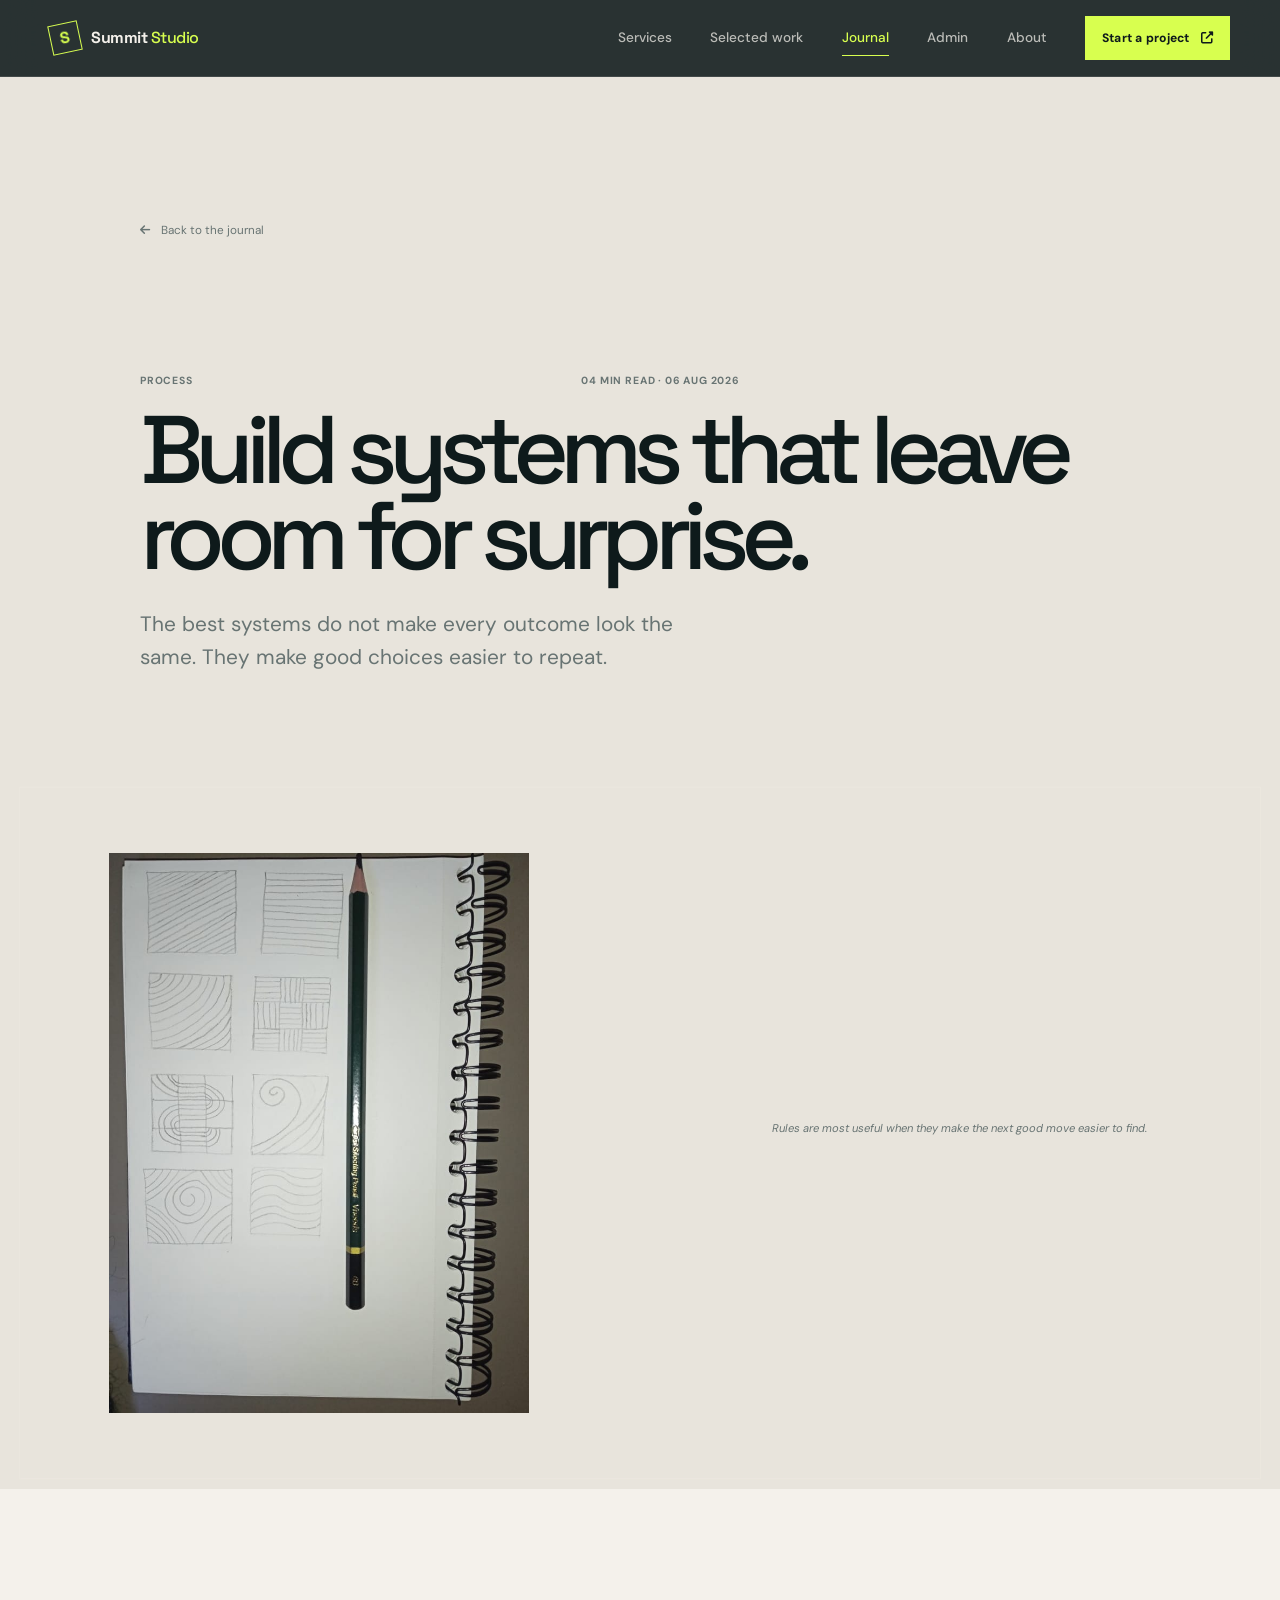
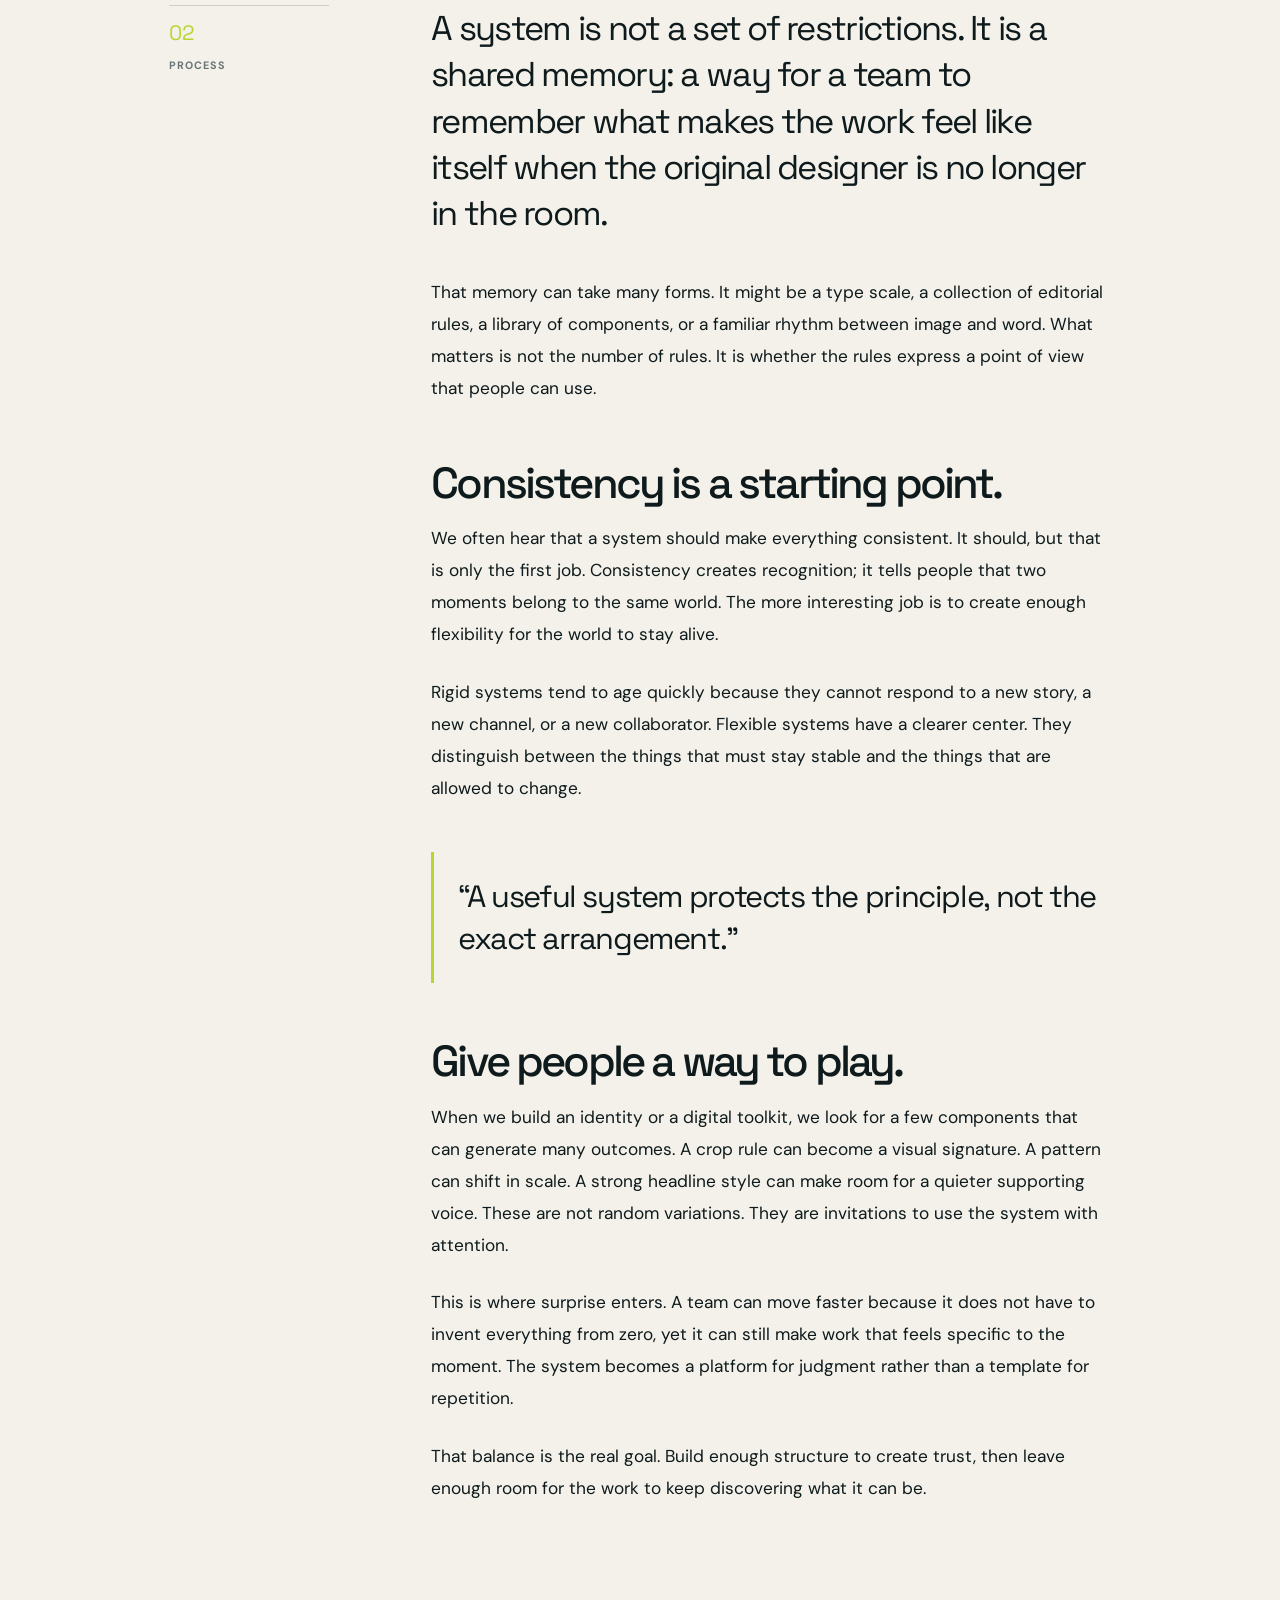
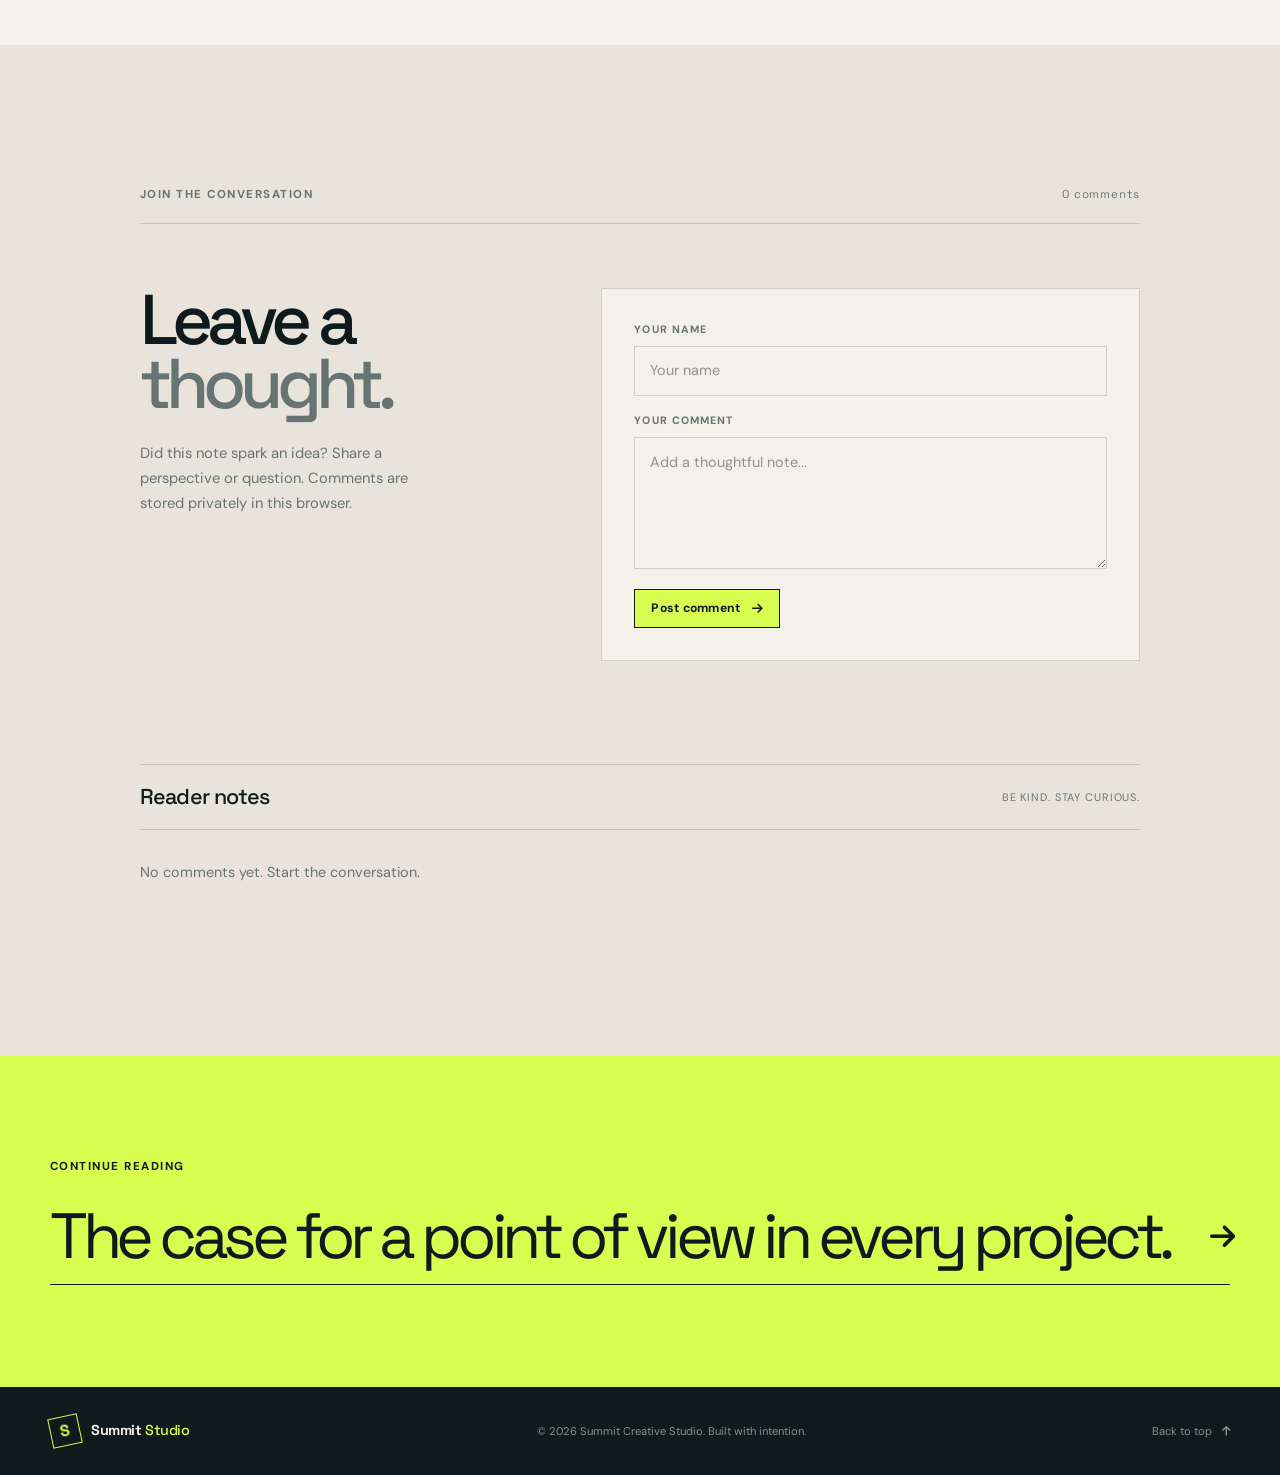
<file: journal/systems-that-leave-room.html>
<!doctype html>
<html lang="en">
  <head>
    <meta charset="UTF-8" />
    <meta name="viewport" content="width=device-width, initial-scale=1.0" />
    <meta name="description" content="Build Systems That Leave Room for Surprise, a Summit Creative Studio journal note." />
    <link rel="preconnect" href="https://fonts.googleapis.com" />
    <link rel="preconnect" href="https://fonts.gstatic.com" crossorigin />
    <link href="https://fonts.googleapis.com/css2?family=DM+Sans:wght@400;500;600;700&family=Space+Grotesk:wght@500;600;700&display=swap" rel="stylesheet" />
    <link rel="stylesheet" href="../styles/Normalize.css" />
    <link rel="stylesheet" href="../styles/all.min.css" />
    <link rel="stylesheet" href="../styles/style.css" />
    <title>Build Systems That Leave Room for Surprise — Summit Journal</title>
  </head>
  <body class="article-page" data-article-slug="systems-that-leave-room">
    <header class="site-header"><div class="container header-inner"><a class="brand" href="../index.html" aria-label="Summit Creative Studio home"><span class="brand-mark" aria-hidden="true">S</span><span class="brand-name">Summit <em>Studio</em></span></a><input class="nav-toggle" type="checkbox" id="nav-toggle" /><label class="nav-toggle-label" for="nav-toggle" aria-label="Toggle navigation"><span></span><span></span><span></span></label><nav class="site-nav" aria-label="Primary navigation"><a href="../index.html#services">Services</a><a href="../index.html#work">Selected work</a><a class="nav-current" href="index.html">Journal</a><a class="nav-admin" href="../admin/index.html">Admin</a><a href="../index.html#about">About</a><a class="nav-cta" href="../index.html#contact">Start a project <i class="fas fa-external-link-alt" aria-hidden="true"></i></a></nav></div></header>

    <main id="article-top">
      <article>
        <header class="article-hero article-hero-paper">
          <div class="container article-hero-inner">
            <a class="back-link article-back-link-dark" href="index.html"><i class="fas fa-arrow-left" aria-hidden="true"></i> Back to the journal</a>
            <div class="journal-card-meta article-meta"><span data-article-category>Process</span><span data-article-meta>04 min read · 06 Aug 2026</span></div>
            <h1 data-article-title>Build systems that leave room for surprise.</h1>
            <p data-article-summary>The best systems do not make every outcome look the same. They make good choices easier to repeat.</p>
          </div>
        </header>

        <figure class="article-feature-image article-feature-image-paper"><img src="../image/M2.jpg" alt="Notebook page of hand-drawn pattern studies" /><figcaption>Rules are most useful when they make the next good move easier to find.</figcaption></figure>

        <div class="container article-layout">
          <aside class="article-asides"><span>02</span><p>Process</p></aside>
          <div class="article-content">
            <p class="article-lead">A system is not a set of restrictions. It is a shared memory: a way for a team to remember what makes the work feel like itself when the original designer is no longer in the room.</p>
            <p>That memory can take many forms. It might be a type scale, a collection of editorial rules, a library of components, or a familiar rhythm between image and word. What matters is not the number of rules. It is whether the rules express a point of view that people can use.</p>
            <h2>Consistency is a starting point.</h2>
            <p>We often hear that a system should make everything consistent. It should, but that is only the first job. Consistency creates recognition; it tells people that two moments belong to the same world. The more interesting job is to create enough flexibility for the world to stay alive.</p>
            <p>Rigid systems tend to age quickly because they cannot respond to a new story, a new channel, or a new collaborator. Flexible systems have a clearer center. They distinguish between the things that must stay stable and the things that are allowed to change.</p>
            <blockquote>“A useful system protects the principle, not the exact arrangement.”</blockquote>
            <h2>Give people a way to play.</h2>
            <p>When we build an identity or a digital toolkit, we look for a few components that can generate many outcomes. A crop rule can become a visual signature. A pattern can shift in scale. A strong headline style can make room for a quieter supporting voice. These are not random variations. They are invitations to use the system with attention.</p>
            <p>This is where surprise enters. A team can move faster because it does not have to invent everything from zero, yet it can still make work that feels specific to the moment. The system becomes a platform for judgment rather than a template for repetition.</p>
            <p>That balance is the real goal. Build enough structure to create trust, then leave enough room for the work to keep discovering what it can be.</p>
          </div>
        </div>
      </article>

      <section class="comments-section" aria-labelledby="comments-title">
        <div class="container comments-inner">
          <div class="section-topline"><p class="eyebrow dark-eyebrow">Join the conversation</p><span class="section-index"><span data-comment-count>0</span> comments</span></div>
          <div class="comments-grid">
            <div class="comments-intro"><h2 id="comments-title">Leave a<br /><em>thought.</em></h2><p>Did this note spark an idea? Share a perspective or question. Comments are stored privately in this browser.</p></div>
            <form class="comment-form" data-comment-form>
              <label><span>Your name</span><input type="text" name="comment-name" placeholder="Your name" minlength="2" maxlength="40" required /></label>
              <label><span>Your comment</span><textarea name="comment-body" rows="4" placeholder="Add a thoughtful note..." minlength="3" maxlength="500" required></textarea></label>
              <div class="comment-form-actions"><button class="button-link" type="submit">Post comment <i class="fas fa-arrow-right" aria-hidden="true"></i></button><p class="comment-status" data-comment-status role="status" aria-live="polite"></p></div>
            </form>
          </div>
          <div class="comments-list-wrap"><div class="comments-list-heading"><h3>Reader notes</h3><span>Be kind. Stay curious.</span></div><p class="comments-empty" data-comment-empty>No comments yet. Start the conversation.</p><div class="comments-list" data-comment-list></div></div>
        </div>
      </section>

      <section class="article-next"><div class="container article-next-inner"><p class="eyebrow dark-eyebrow">Continue reading</p><a href="the-case-for-a-point-of-view.html"><span>The case for a point of view in every project.</span><i class="fas fa-arrow-right" aria-hidden="true"></i></a></div></section>
    </main>
    <footer class="site-footer"><div class="container footer-inner"><a class="brand brand-footer" href="../index.html"><span class="brand-mark" aria-hidden="true">S</span><span class="brand-name">Summit <em>Studio</em></span></a><p>© 2026 Summit Creative Studio. Built with intention.</p><a class="back-to-top" href="#article-top">Back to top <i class="fas fa-arrow-up" aria-hidden="true"></i></a></div></footer>
    <script src="../scripts/article-data.js" defer></script>
    <script src="../scripts/motion.js" defer></script>
    <script src="../scripts/comments.js" defer></script>
  </body>
</html>
</file>
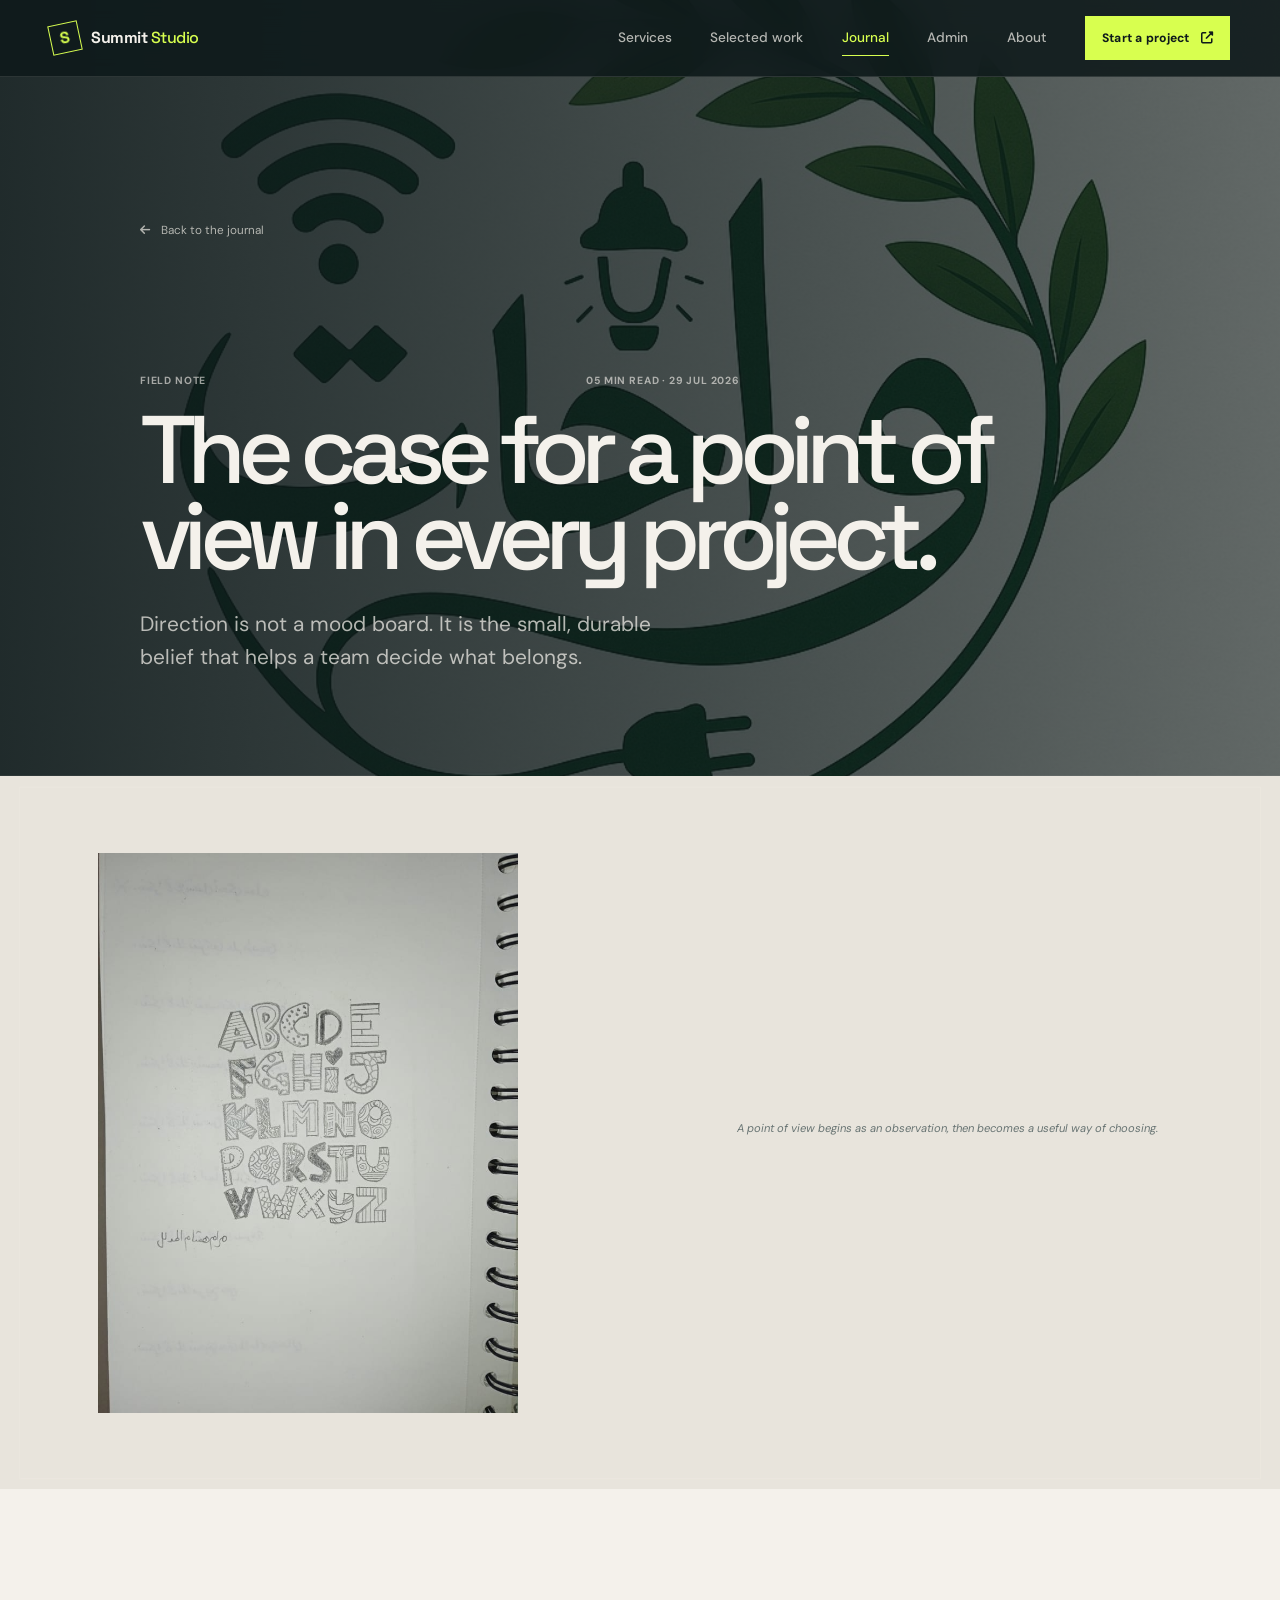
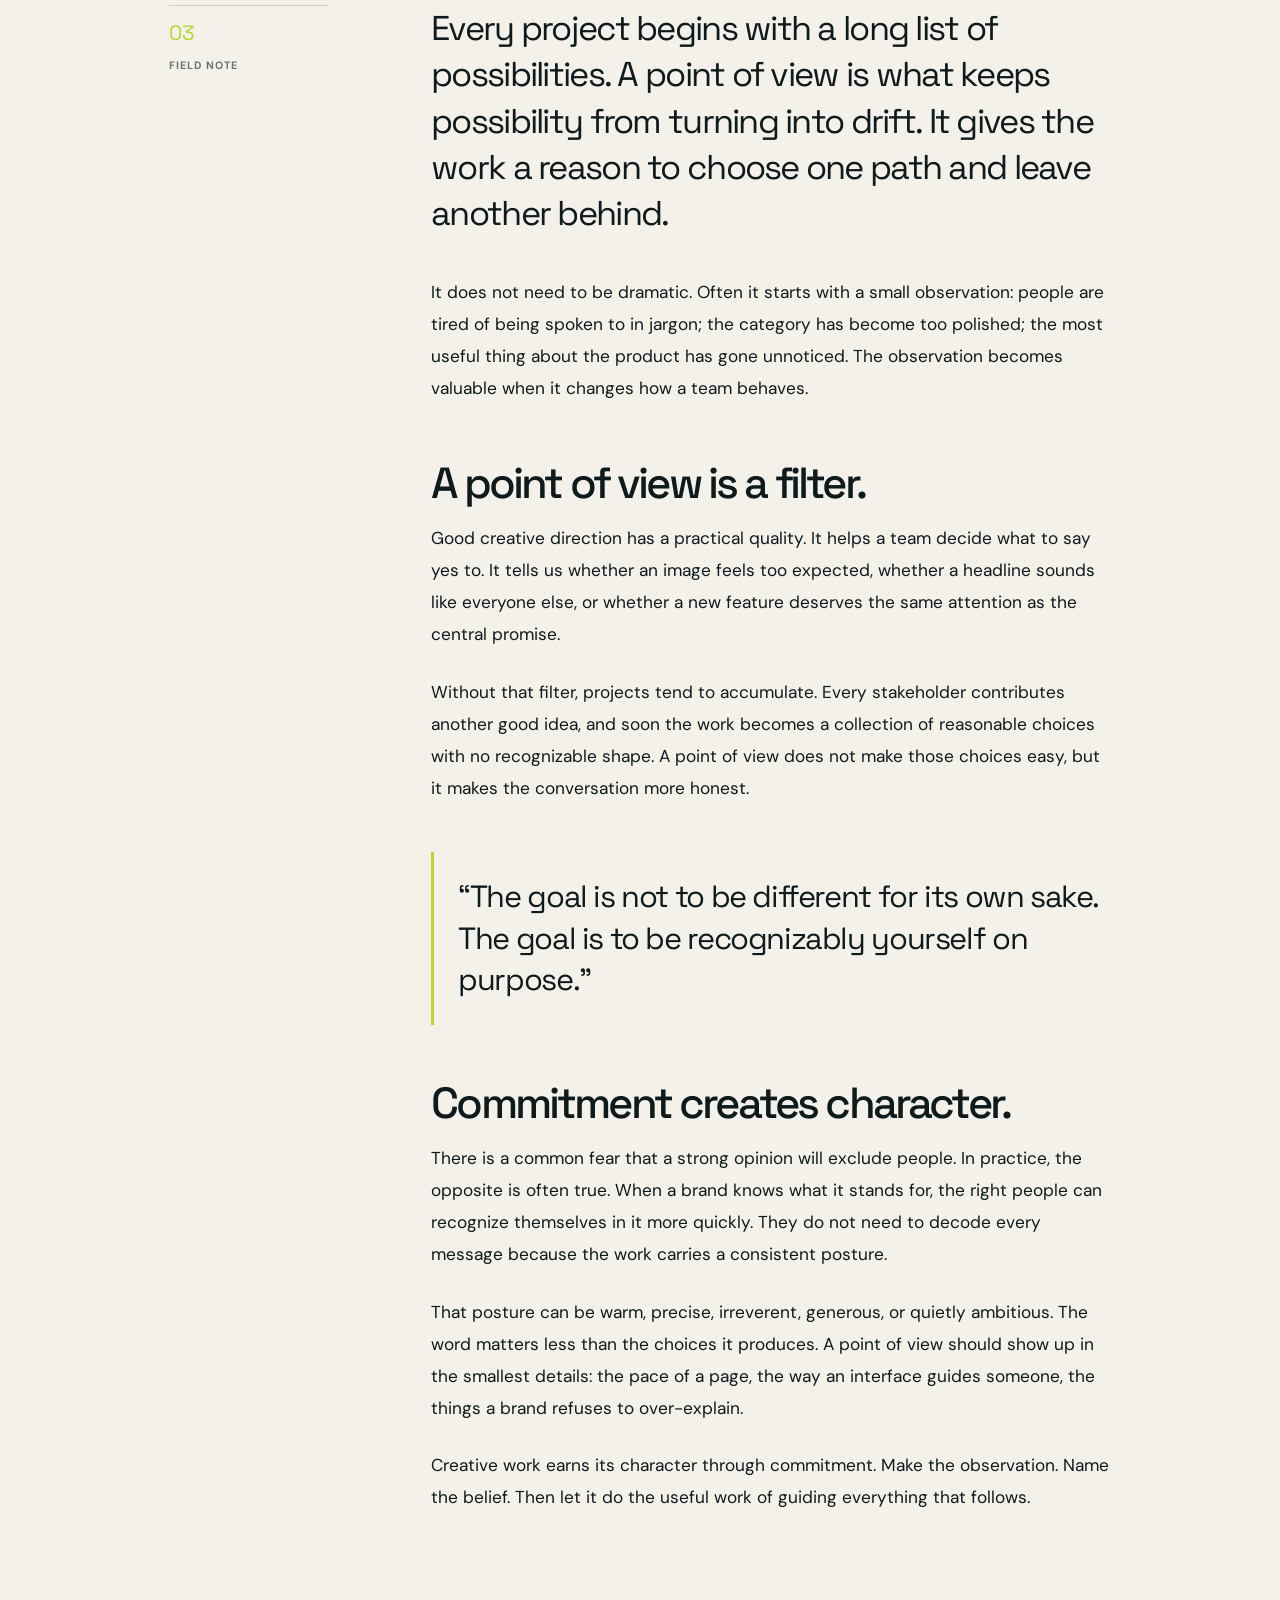
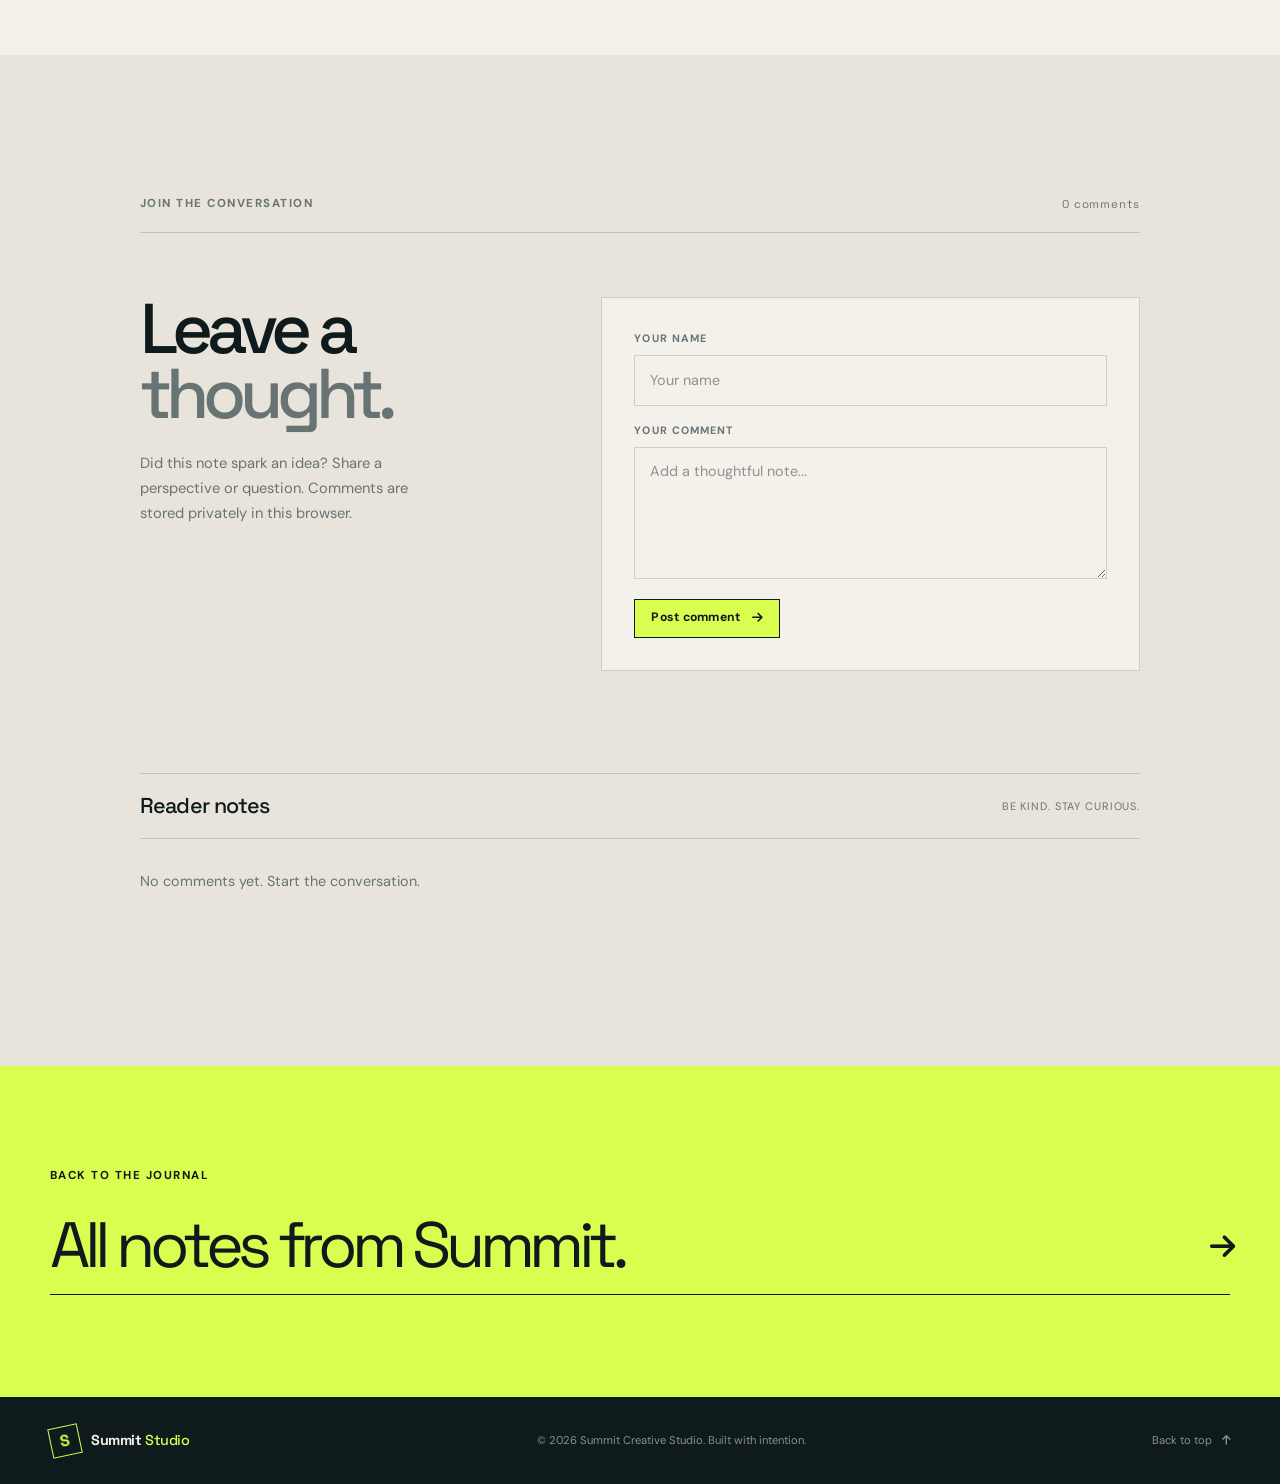
<file: journal/the-case-for-a-point-of-view.html>
<!doctype html>
<html lang="en">
  <head>
    <meta charset="UTF-8" />
    <meta name="viewport" content="width=device-width, initial-scale=1.0" />
    <meta name="description" content="The Case for a Point of View in Every Project, a Summit Creative Studio journal note." />
    <link rel="preconnect" href="https://fonts.googleapis.com" />
    <link rel="preconnect" href="https://fonts.gstatic.com" crossorigin />
    <link href="https://fonts.googleapis.com/css2?family=DM+Sans:wght@400;500;600;700&family=Space+Grotesk:wght@500;600;700&display=swap" rel="stylesheet" />
    <link rel="stylesheet" href="../styles/Normalize.css" />
    <link rel="stylesheet" href="../styles/all.min.css" />
    <link rel="stylesheet" href="../styles/style.css" />
    <title>The Case for a Point of View — Summit Journal</title>
  </head>
  <body class="article-page" data-article-slug="the-case-for-a-point-of-view">
    <header class="site-header"><div class="container header-inner"><a class="brand" href="../index.html" aria-label="Summit Creative Studio home"><span class="brand-mark" aria-hidden="true">S</span><span class="brand-name">Summit <em>Studio</em></span></a><input class="nav-toggle" type="checkbox" id="nav-toggle" /><label class="nav-toggle-label" for="nav-toggle" aria-label="Toggle navigation"><span></span><span></span><span></span></label><nav class="site-nav" aria-label="Primary navigation"><a href="../index.html#services">Services</a><a href="../index.html#work">Selected work</a><a class="nav-current" href="index.html">Journal</a><a class="nav-admin" href="../admin/index.html">Admin</a><a href="../index.html#about">About</a><a class="nav-cta" href="../index.html#contact">Start a project <i class="fas fa-external-link-alt" aria-hidden="true"></i></a></nav></div></header>

    <main id="article-top">
      <article>
        <header class="article-hero article-hero-field">
          <div class="container article-hero-inner">
            <a class="back-link" href="index.html"><i class="fas fa-arrow-left" aria-hidden="true"></i> Back to the journal</a>
            <div class="journal-card-meta article-meta"><span data-article-category>Field note</span><span data-article-meta>05 min read · 29 Jul 2026</span></div>
            <h1 data-article-title>The case for a point of view in every project.</h1>
            <p data-article-summary>Direction is not a mood board. It is the small, durable belief that helps a team decide what belongs.</p>
          </div>
        </header>

        <figure class="article-feature-image article-feature-image-paper"><img src="../image/M.jpg" alt="Notebook page with hand-drawn lettering study" /><figcaption>A point of view begins as an observation, then becomes a useful way of choosing.</figcaption></figure>

        <div class="container article-layout">
          <aside class="article-asides"><span>03</span><p>Field note</p></aside>
          <div class="article-content">
            <p class="article-lead">Every project begins with a long list of possibilities. A point of view is what keeps possibility from turning into drift. It gives the work a reason to choose one path and leave another behind.</p>
            <p>It does not need to be dramatic. Often it starts with a small observation: people are tired of being spoken to in jargon; the category has become too polished; the most useful thing about the product has gone unnoticed. The observation becomes valuable when it changes how a team behaves.</p>
            <h2>A point of view is a filter.</h2>
            <p>Good creative direction has a practical quality. It helps a team decide what to say yes to. It tells us whether an image feels too expected, whether a headline sounds like everyone else, or whether a new feature deserves the same attention as the central promise.</p>
            <p>Without that filter, projects tend to accumulate. Every stakeholder contributes another good idea, and soon the work becomes a collection of reasonable choices with no recognizable shape. A point of view does not make those choices easy, but it makes the conversation more honest.</p>
            <blockquote>“The goal is not to be different for its own sake. The goal is to be recognizably yourself on purpose.”</blockquote>
            <h2>Commitment creates character.</h2>
            <p>There is a common fear that a strong opinion will exclude people. In practice, the opposite is often true. When a brand knows what it stands for, the right people can recognize themselves in it more quickly. They do not need to decode every message because the work carries a consistent posture.</p>
            <p>That posture can be warm, precise, irreverent, generous, or quietly ambitious. The word matters less than the choices it produces. A point of view should show up in the smallest details: the pace of a page, the way an interface guides someone, the things a brand refuses to over-explain.</p>
            <p>Creative work earns its character through commitment. Make the observation. Name the belief. Then let it do the useful work of guiding everything that follows.</p>
          </div>
        </div>
      </article>

      <section class="comments-section" aria-labelledby="comments-title">
        <div class="container comments-inner">
          <div class="section-topline"><p class="eyebrow dark-eyebrow">Join the conversation</p><span class="section-index"><span data-comment-count>0</span> comments</span></div>
          <div class="comments-grid">
            <div class="comments-intro"><h2 id="comments-title">Leave a<br /><em>thought.</em></h2><p>Did this note spark an idea? Share a perspective or question. Comments are stored privately in this browser.</p></div>
            <form class="comment-form" data-comment-form>
              <label><span>Your name</span><input type="text" name="comment-name" placeholder="Your name" minlength="2" maxlength="40" required /></label>
              <label><span>Your comment</span><textarea name="comment-body" rows="4" placeholder="Add a thoughtful note..." minlength="3" maxlength="500" required></textarea></label>
              <div class="comment-form-actions"><button class="button-link" type="submit">Post comment <i class="fas fa-arrow-right" aria-hidden="true"></i></button><p class="comment-status" data-comment-status role="status" aria-live="polite"></p></div>
            </form>
          </div>
          <div class="comments-list-wrap"><div class="comments-list-heading"><h3>Reader notes</h3><span>Be kind. Stay curious.</span></div><p class="comments-empty" data-comment-empty>No comments yet. Start the conversation.</p><div class="comments-list" data-comment-list></div></div>
        </div>
      </section>

      <section class="article-next"><div class="container article-next-inner"><p class="eyebrow dark-eyebrow">Back to the journal</p><a href="index.html"><span>All notes from Summit.</span><i class="fas fa-arrow-right" aria-hidden="true"></i></a></div></section>
    </main>
    <footer class="site-footer"><div class="container footer-inner"><a class="brand brand-footer" href="../index.html"><span class="brand-mark" aria-hidden="true">S</span><span class="brand-name">Summit <em>Studio</em></span></a><p>© 2026 Summit Creative Studio. Built with intention.</p><a class="back-to-top" href="#article-top">Back to top <i class="fas fa-arrow-up" aria-hidden="true"></i></a></div></footer>
    <script src="../scripts/article-data.js" defer></script>
    <script src="../scripts/motion.js" defer></script>
    <script src="../scripts/comments.js" defer></script>
  </body>
</html>
</file>
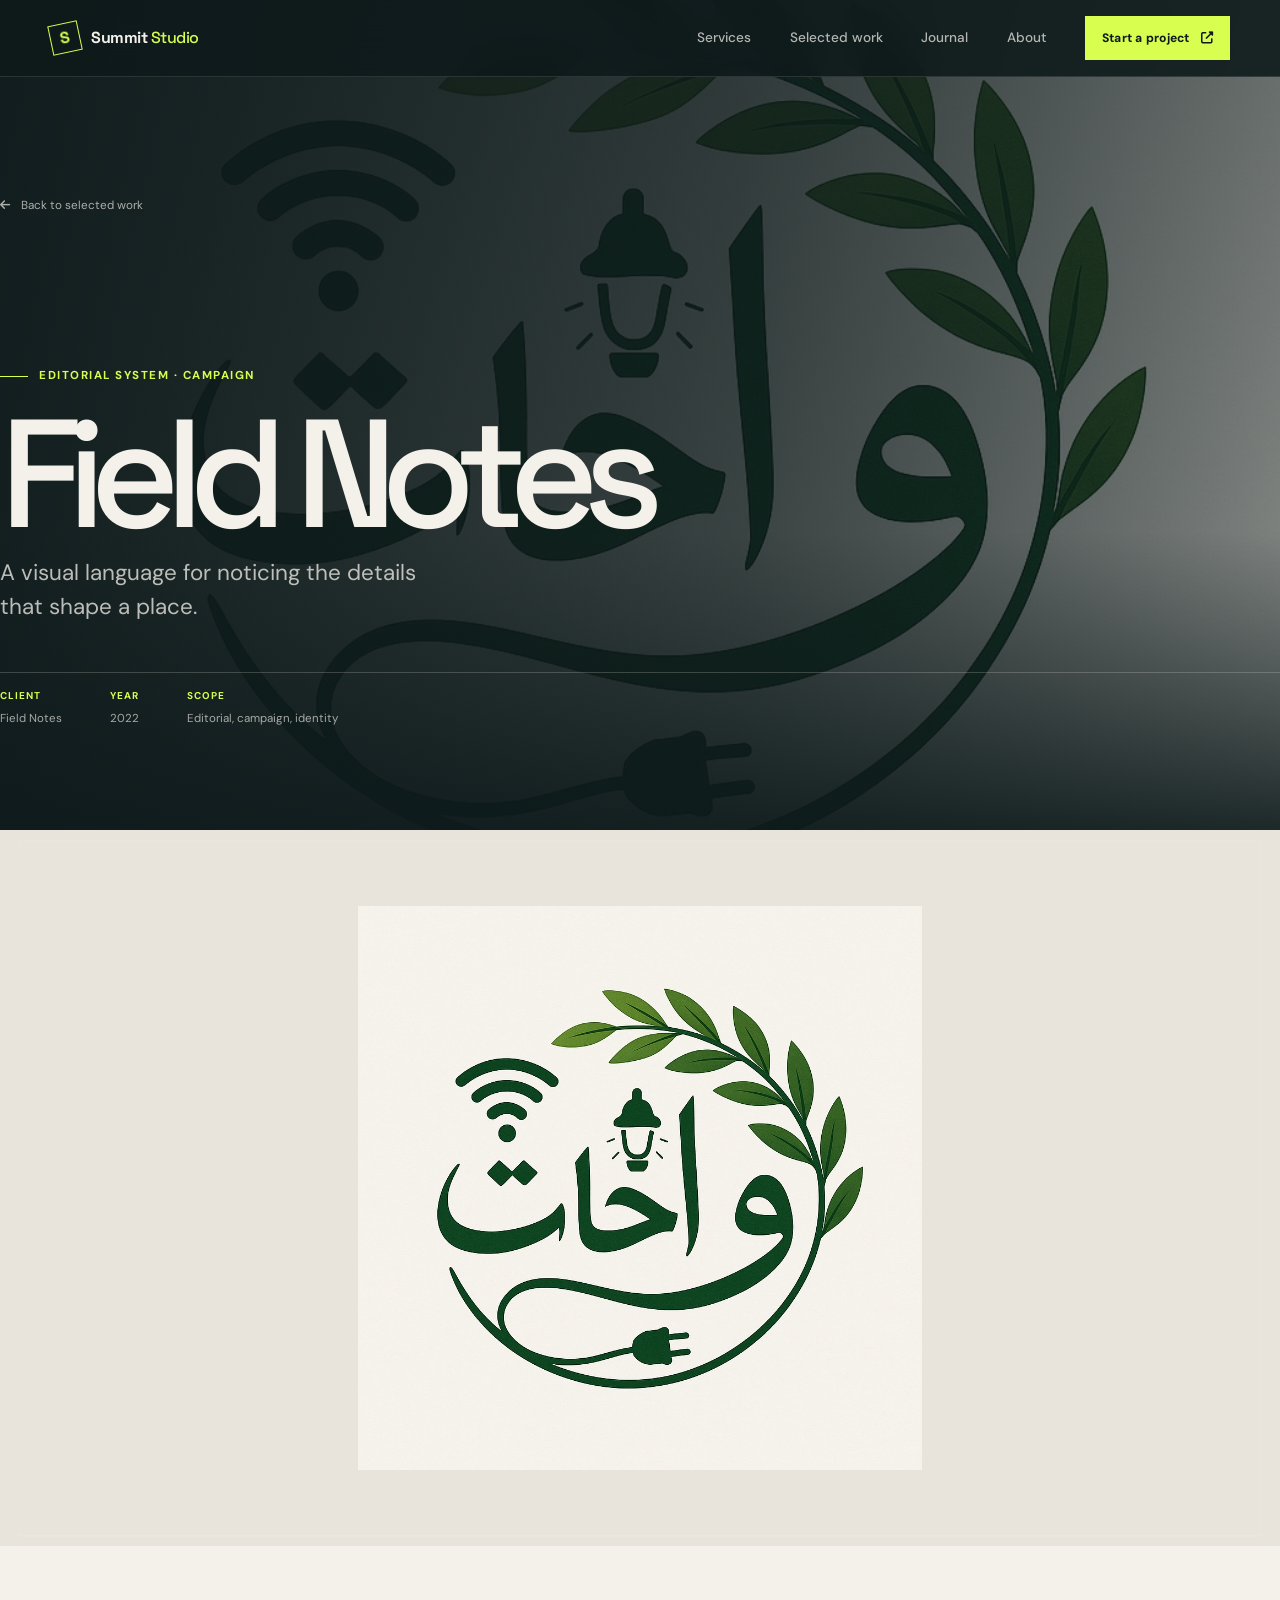
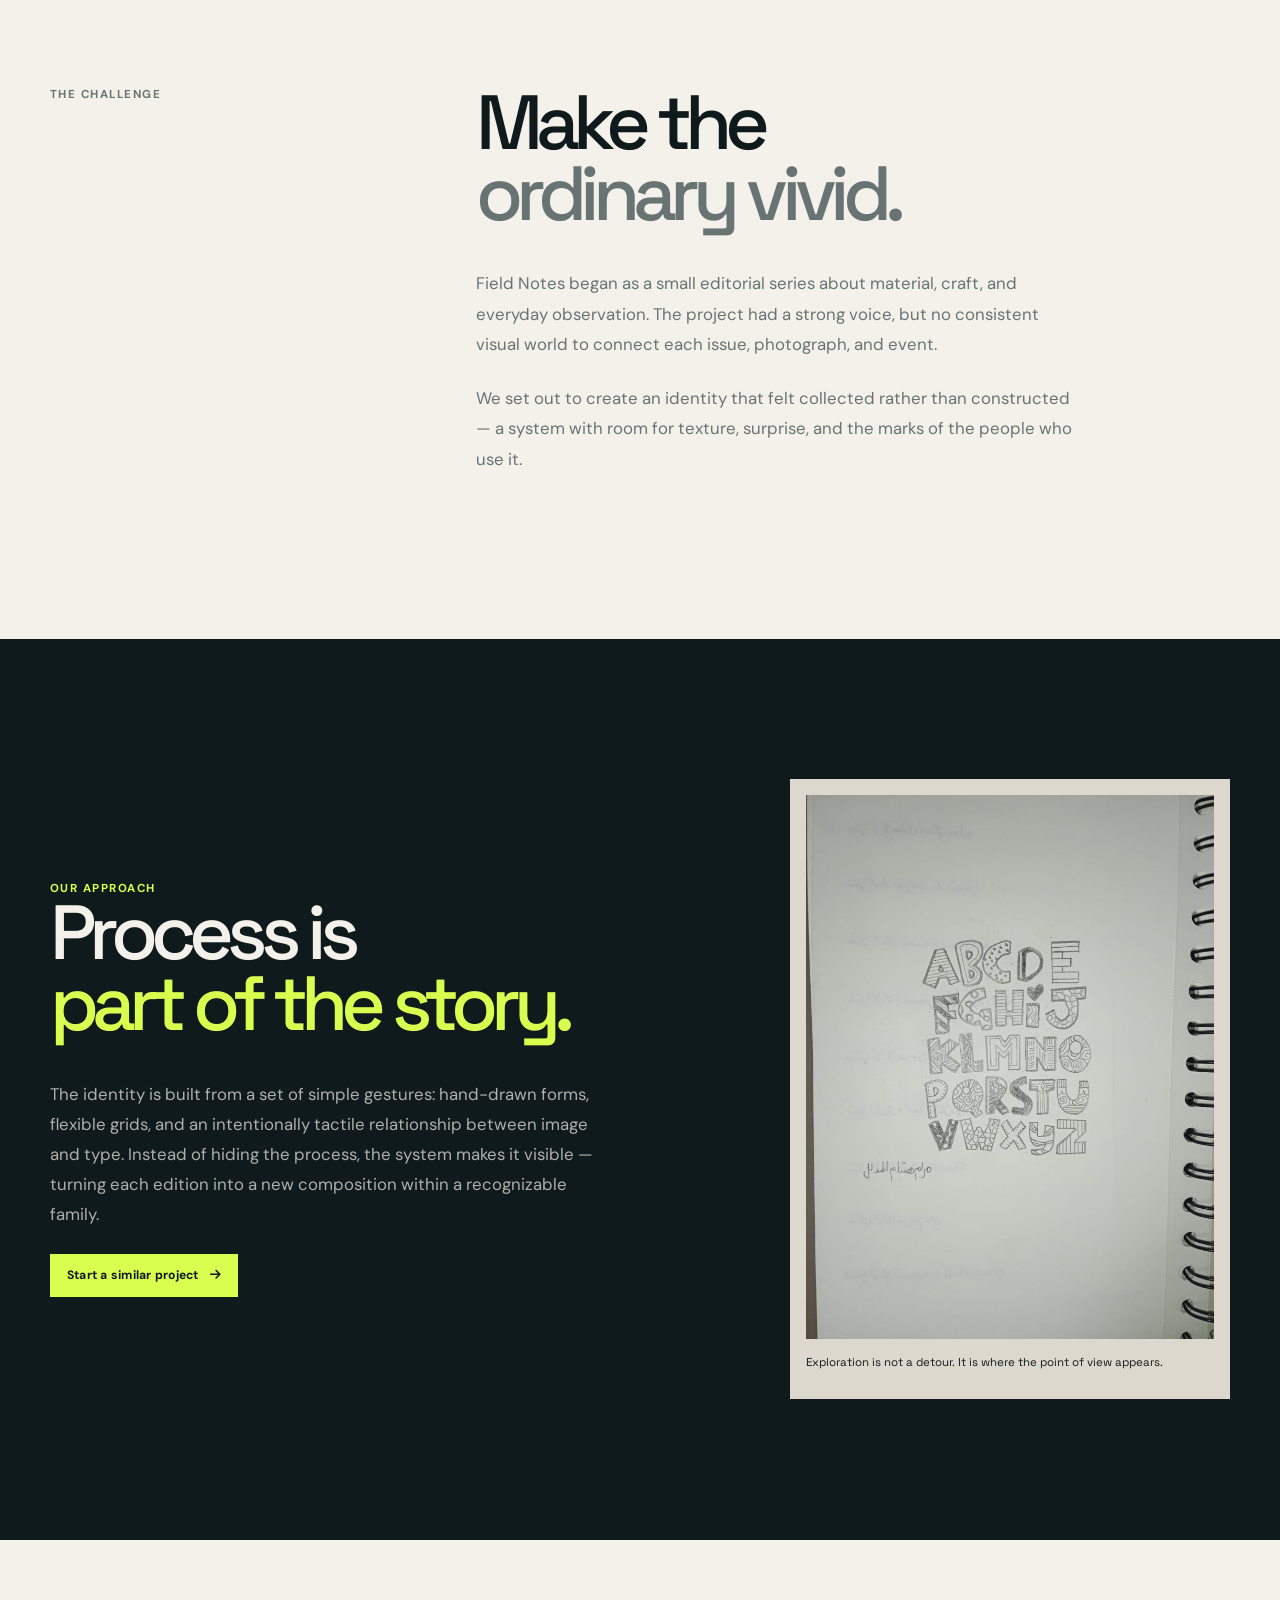
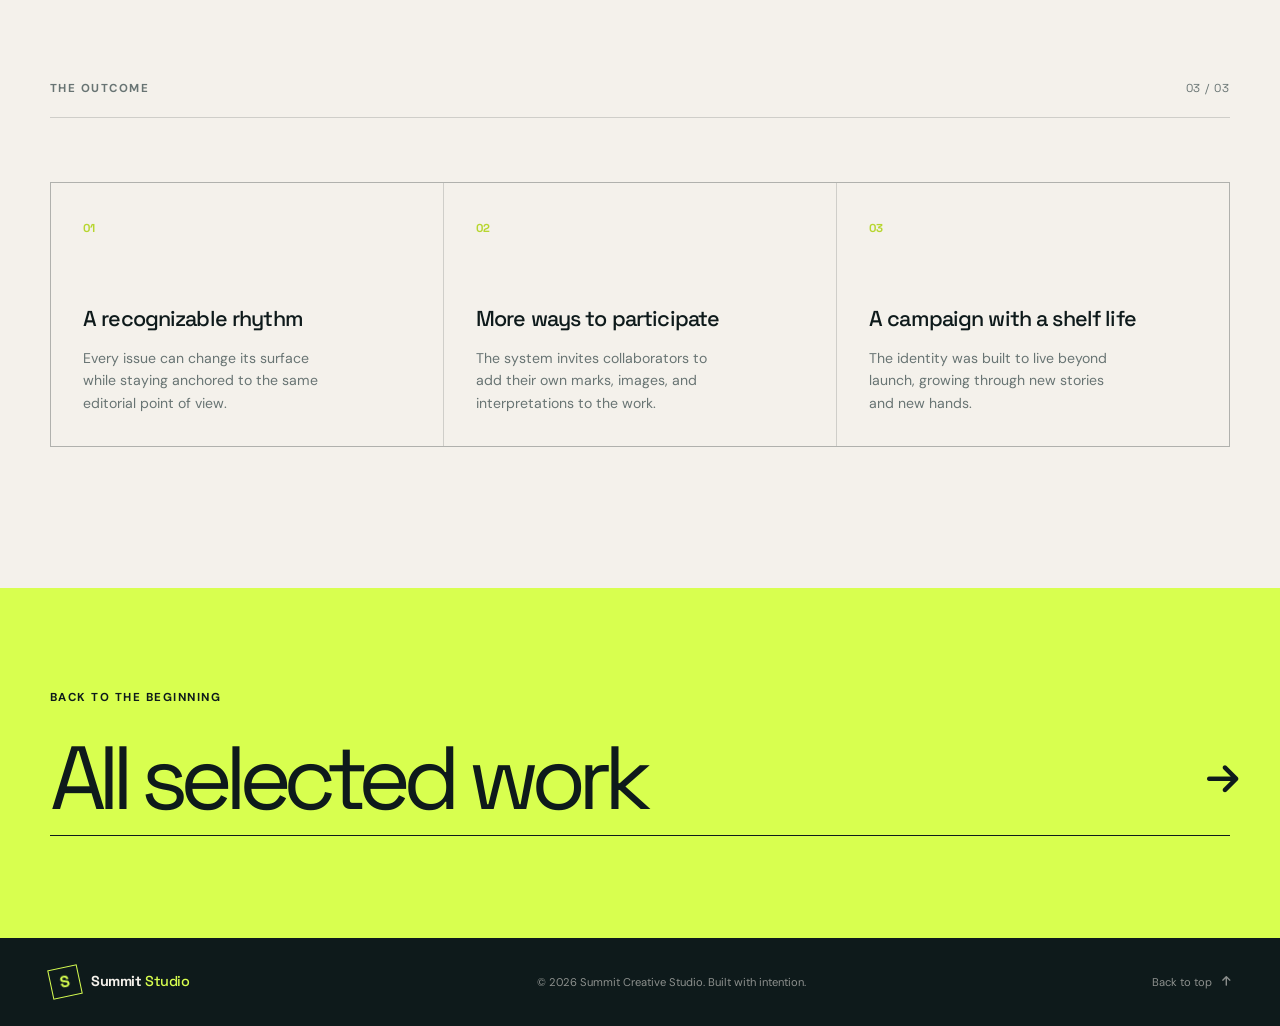
<file: projects/field-notes.html>
<!doctype html>
<html lang="en">
  <head>
    <meta charset="UTF-8" />
    <meta name="viewport" content="width=device-width, initial-scale=1.0" />
    <meta name="description" content="Field Notes case study by Summit Creative Studio." />
    <link rel="preconnect" href="https://fonts.googleapis.com" />
    <link rel="preconnect" href="https://fonts.gstatic.com" crossorigin />
    <link href="https://fonts.googleapis.com/css2?family=DM+Sans:wght@400;500;600;700&family=Space+Grotesk:wght@500;600;700&display=swap" rel="stylesheet" />
    <link rel="stylesheet" href="../styles/Normalize.css" />
    <link rel="stylesheet" href="../styles/all.min.css" />
    <link rel="stylesheet" href="../styles/style.css" />
    <title>Field Notes — Summit Creative Studio</title>
  </head>
  <body class="case-study-page">
    <header class="site-header">
      <div class="container header-inner">
        <a class="brand" href="../index.html" aria-label="Summit Creative Studio home"><span class="brand-mark" aria-hidden="true">S</span><span class="brand-name">Summit <em>Studio</em></span></a>
        <input class="nav-toggle" type="checkbox" id="nav-toggle" />
        <label class="nav-toggle-label" for="nav-toggle" aria-label="Toggle navigation"><span></span><span></span><span></span></label>
        <nav class="site-nav" aria-label="Primary navigation"><a href="../index.html#services">Services</a><a href="../index.html#work">Selected work</a><a href="../journal/index.html">Journal</a><a href="../index.html#about">About</a><a class="nav-cta" href="../index.html#contact">Start a project <i class="fas fa-external-link-alt" aria-hidden="true"></i></a></nav>
      </div>
    </header>

    <main id="case-study-top">
      <section class="case-study-hero case-study-hero-field-notes">
        <div class="container case-study-hero-content">
          <a class="back-link" href="../index.html#work"><i class="fas fa-arrow-left" aria-hidden="true"></i> Back to selected work</a>
          <p class="eyebrow"><span></span> Editorial system · Campaign</p>
          <h1 class="case-study-title">Field Notes</h1>
          <p class="case-study-intro">A visual language for noticing the details that shape a place.</p>
          <div class="case-study-meta"><span><b>Client</b> Field Notes</span><span><b>Year</b> 2022</span><span><b>Scope</b> Editorial, campaign, identity</span></div>
        </div>
      </section>

      <section class="case-study-feature-image case-study-feature-image-field"><img src="../image/logo.jpg" alt="Field Notes graphic mark" /></section>

      <section class="case-study-section">
        <div class="container case-study-grid">
          <p class="eyebrow dark-eyebrow">The challenge</p>
          <div><h2>Make the<br /><em>ordinary vivid.</em></h2><p class="case-study-body">Field Notes began as a small editorial series about material, craft, and everyday observation. The project had a strong voice, but no consistent visual world to connect each issue, photograph, and event.</p><p class="case-study-body">We set out to create an identity that felt collected rather than constructed — a system with room for texture, surprise, and the marks of the people who use it.</p></div>
        </div>
      </section>

      <section class="case-study-section case-study-section-dark">
        <div class="container case-study-grid case-study-grid-reverse">
          <div><p class="eyebrow">Our approach</p><h2>Process is<br /><em>part of the story.</em></h2><p class="case-study-body">The identity is built from a set of simple gestures: hand-drawn forms, flexible grids, and an intentionally tactile relationship between image and type. Instead of hiding the process, the system makes it visible — turning each edition into a new composition within a recognizable family.</p><a class="button-link" href="../index.html#contact">Start a similar project <i class="fas fa-arrow-right" aria-hidden="true"></i></a></div>
          <figure class="case-study-image-panel case-study-image-panel-notebook"><img src="../image/M.jpg" alt="Hand-drawn lettering exploration for the Field Notes project" /><figcaption>Exploration is not a detour. It is where the point of view appears.</figcaption></figure>
        </div>
      </section>

      <section class="case-study-section"><div class="container"><div class="section-topline"><p class="eyebrow dark-eyebrow">The outcome</p><span class="section-index">03 / 03</span></div><div class="case-study-results"><div><strong>01</strong><h3>A recognizable rhythm</h3><p>Every issue can change its surface while staying anchored to the same editorial point of view.</p></div><div><strong>02</strong><h3>More ways to participate</h3><p>The system invites collaborators to add their own marks, images, and interpretations to the work.</p></div><div><strong>03</strong><h3>A campaign with a shelf life</h3><p>The identity was built to live beyond launch, growing through new stories and new hands.</p></div></div></div></section>

      <section class="case-study-next"><div class="container case-study-next-inner"><p class="eyebrow dark-eyebrow">Back to the beginning</p><a href="../index.html#work"><span>All selected work</span><i class="fas fa-arrow-right" aria-hidden="true"></i></a></div></section>
    </main>
    <footer class="site-footer"><div class="container footer-inner"><a class="brand brand-footer" href="../index.html"><span class="brand-mark" aria-hidden="true">S</span><span class="brand-name">Summit <em>Studio</em></span></a><p>© 2026 Summit Creative Studio. Built with intention.</p><a class="back-to-top" href="#case-study-top">Back to top <i class="fas fa-arrow-up" aria-hidden="true"></i></a></div></footer>
    <script src="../scripts/motion.js" defer></script>
  </body>
</html>
</file>
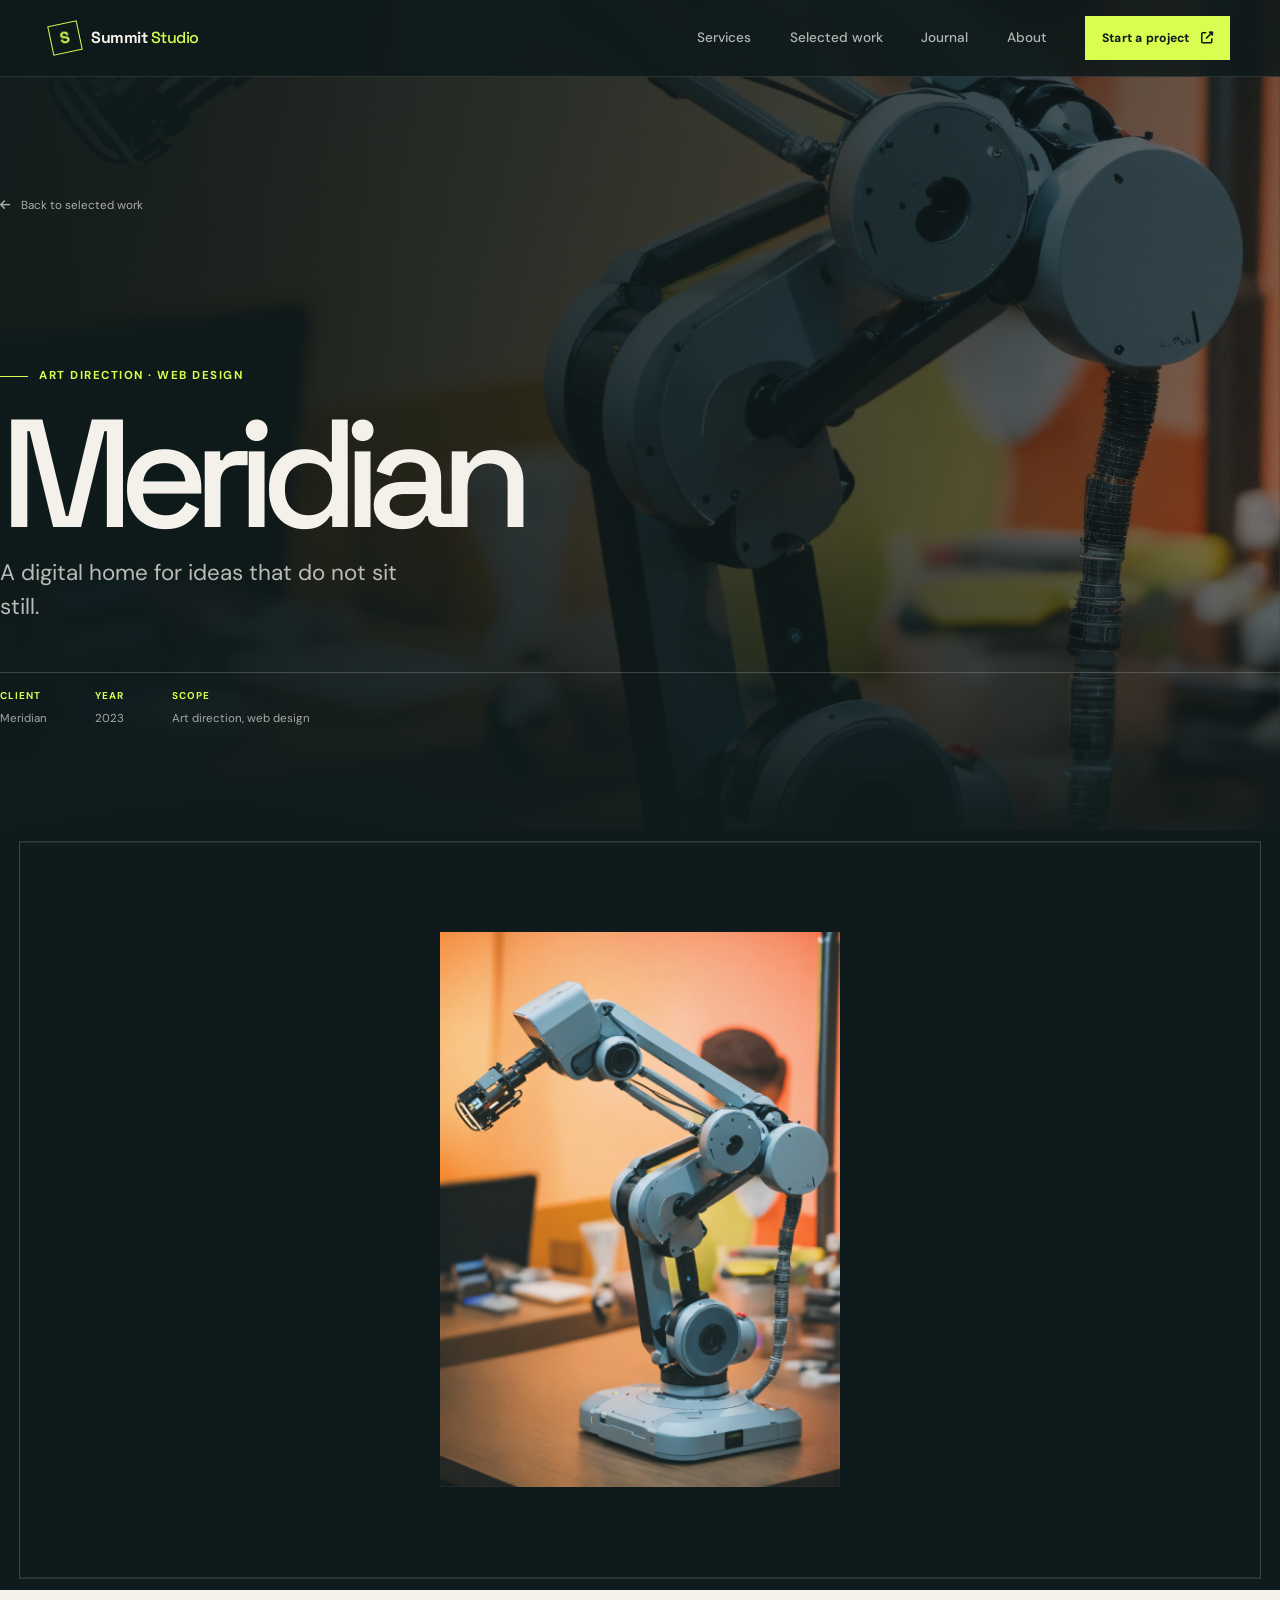
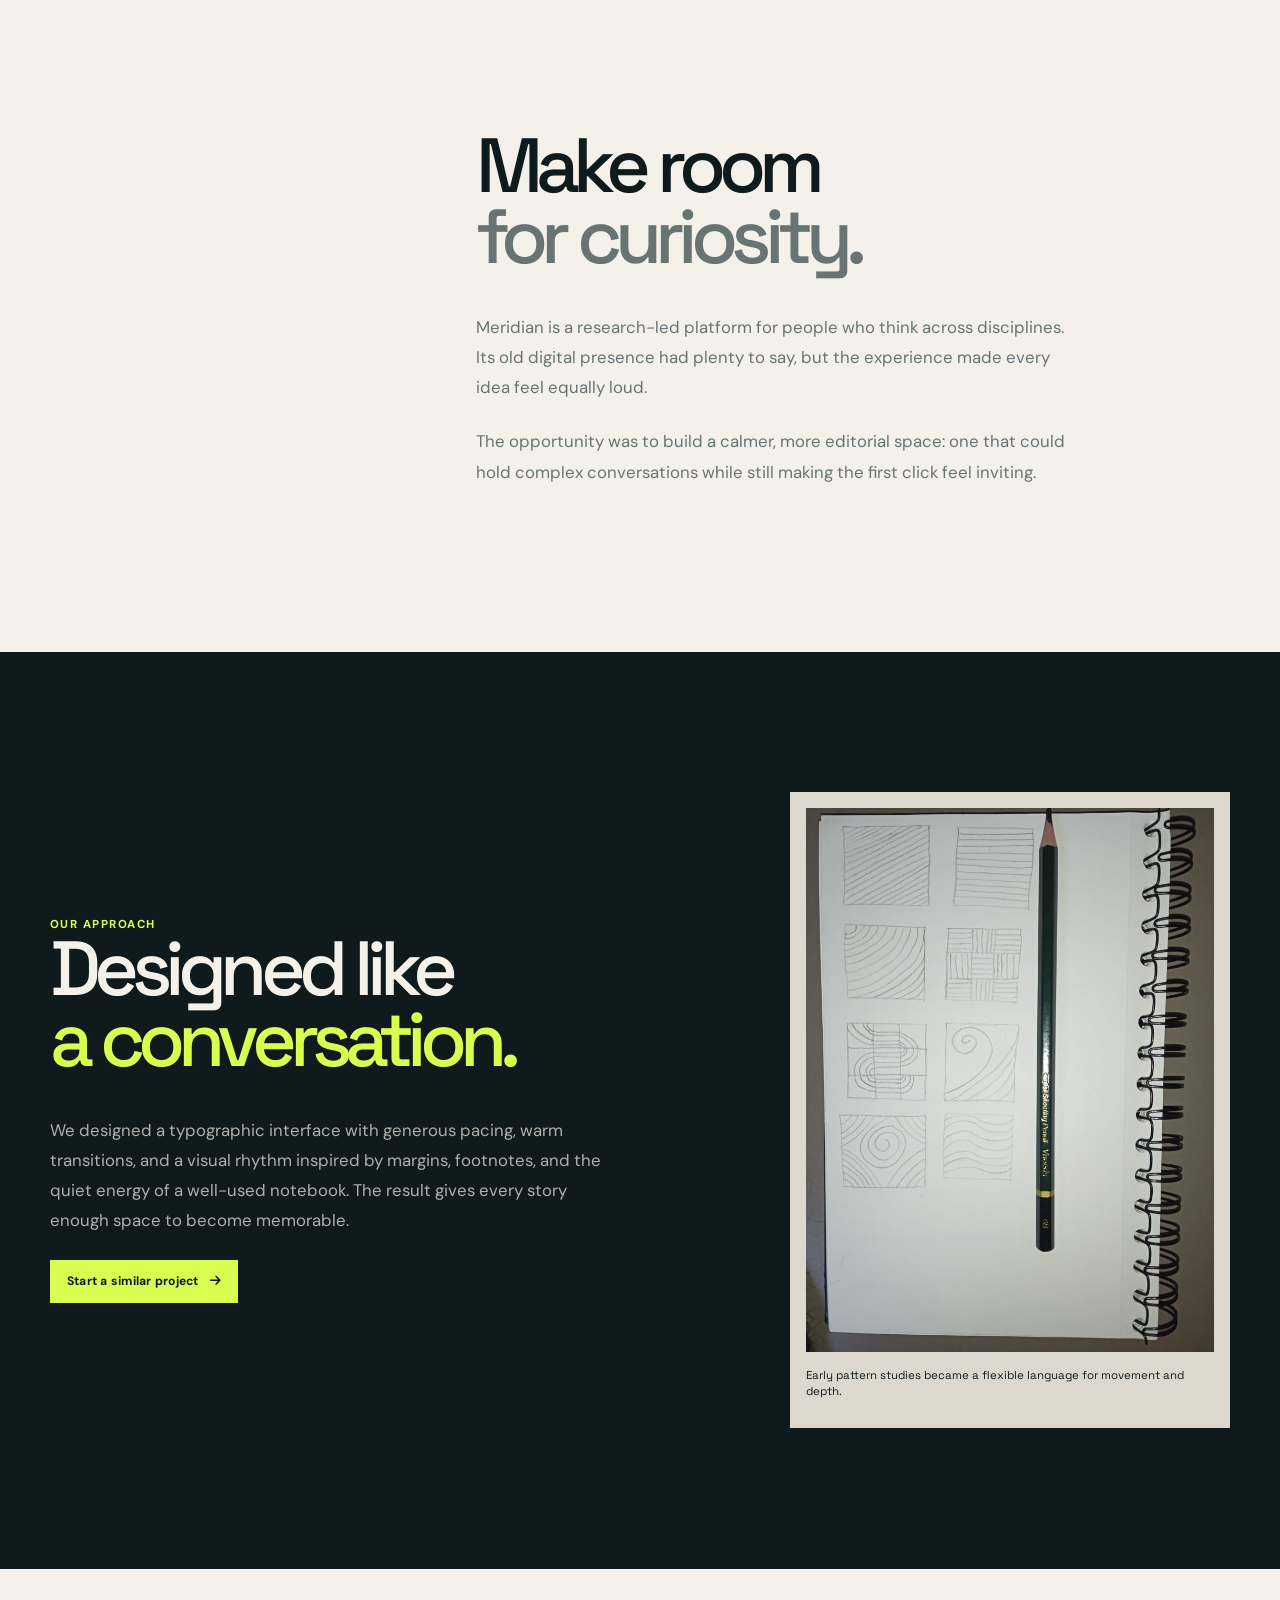
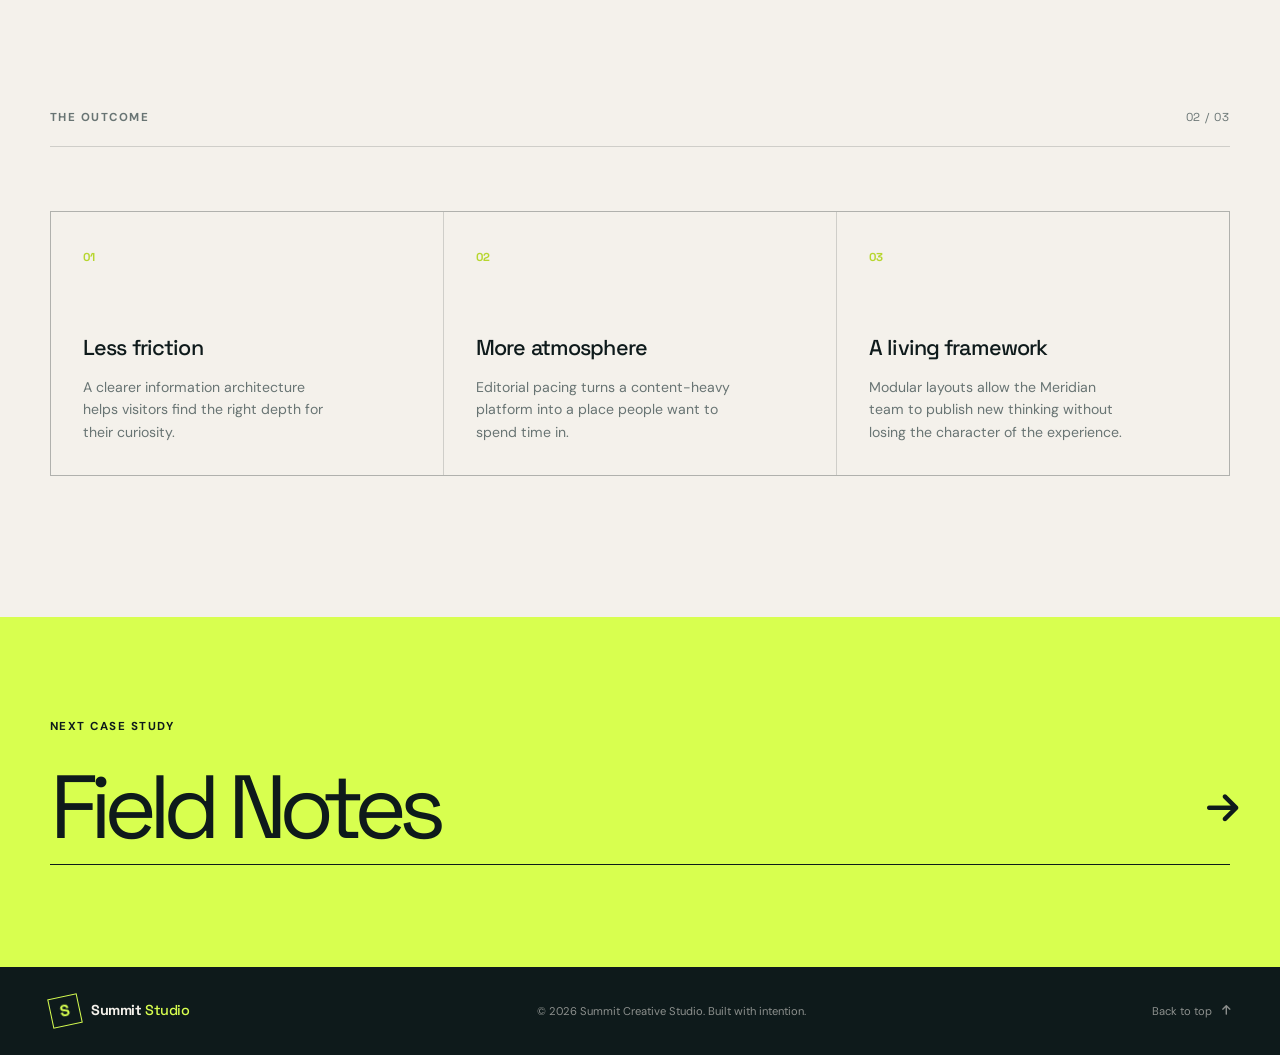
<file: projects/meridian.html>
<!doctype html>
<html lang="en">
  <head>
    <meta charset="UTF-8" />
    <meta name="viewport" content="width=device-width, initial-scale=1.0" />
    <meta name="description" content="Meridian case study by Summit Creative Studio." />
    <link rel="preconnect" href="https://fonts.googleapis.com" />
    <link rel="preconnect" href="https://fonts.gstatic.com" crossorigin />
    <link href="https://fonts.googleapis.com/css2?family=DM+Sans:wght@400;500;600;700&family=Space+Grotesk:wght@500;600;700&display=swap" rel="stylesheet" />
    <link rel="stylesheet" href="../styles/Normalize.css" />
    <link rel="stylesheet" href="../styles/all.min.css" />
    <link rel="stylesheet" href="../styles/style.css" />
    <title>Meridian — Summit Creative Studio</title>
  </head>
  <body class="case-study-page">
    <header class="site-header">
      <div class="container header-inner">
        <a class="brand" href="../index.html" aria-label="Summit Creative Studio home"><span class="brand-mark" aria-hidden="true">S</span><span class="brand-name">Summit <em>Studio</em></span></a>
        <input class="nav-toggle" type="checkbox" id="nav-toggle" />
        <label class="nav-toggle-label" for="nav-toggle" aria-label="Toggle navigation"><span></span><span></span><span></span></label>
        <nav class="site-nav" aria-label="Primary navigation"><a href="../index.html#services">Services</a><a href="../index.html#work">Selected work</a><a href="../journal/index.html">Journal</a><a href="../index.html#about">About</a><a class="nav-cta" href="../index.html#contact">Start a project <i class="fas fa-external-link-alt" aria-hidden="true"></i></a></nav>
      </div>
    </header>

    <main id="case-study-top">
      <section class="case-study-hero case-study-hero-meridian">
        <div class="container case-study-hero-content">
          <a class="back-link" href="../index.html#work"><i class="fas fa-arrow-left" aria-hidden="true"></i> Back to selected work</a>
          <p class="eyebrow"><span></span> Art direction · Web design</p>
          <h1 class="case-study-title">Meridian</h1>
          <p class="case-study-intro">A digital home for ideas that do not sit still.</p>
          <div class="case-study-meta"><span><b>Client</b> Meridian</span><span><b>Year</b> 2023</span><span><b>Scope</b> Art direction, web design</span></div>
        </div>
      </section>

      <section class="case-study-feature-image case-study-feature-image-dark"><img src="../image/main.png" alt="Meridian editorial visual" /></section>

      <section class="case-study-section">
        <div class="container case-study-grid">
          <p class="eyebrow dark-eyebrow">The challenge</p>
          <div><h2>Make room<br /><em>for curiosity.</em></h2><p class="case-study-body">Meridian is a research-led platform for people who think across disciplines. Its old digital presence had plenty to say, but the experience made every idea feel equally loud.</p><p class="case-study-body">The opportunity was to build a calmer, more editorial space: one that could hold complex conversations while still making the first click feel inviting.</p></div>
        </div>
      </section>

      <section class="case-study-section case-study-section-dark">
        <div class="container case-study-grid case-study-grid-reverse">
          <div><p class="eyebrow">Our approach</p><h2>Designed like<br /><em>a conversation.</em></h2><p class="case-study-body">We designed a typographic interface with generous pacing, warm transitions, and a visual rhythm inspired by margins, footnotes, and the quiet energy of a well-used notebook. The result gives every story enough space to become memorable.</p><a class="button-link" href="../index.html#contact">Start a similar project <i class="fas fa-arrow-right" aria-hidden="true"></i></a></div>
          <figure class="case-study-image-panel case-study-image-panel-notebook"><img src="../image/M2.jpg" alt="Hand-drawn pattern explorations for the Meridian project" /><figcaption>Early pattern studies became a flexible language for movement and depth.</figcaption></figure>
        </div>
      </section>

      <section class="case-study-section">
        <div class="container"><div class="section-topline"><p class="eyebrow dark-eyebrow">The outcome</p><span class="section-index">02 / 03</span></div><div class="case-study-results"><div><strong>01</strong><h3>Less friction</h3><p>A clearer information architecture helps visitors find the right depth for their curiosity.</p></div><div><strong>02</strong><h3>More atmosphere</h3><p>Editorial pacing turns a content-heavy platform into a place people want to spend time in.</p></div><div><strong>03</strong><h3>A living framework</h3><p>Modular layouts allow the Meridian team to publish new thinking without losing the character of the experience.</p></div></div></div>
      </section>

      <section class="case-study-next"><div class="container case-study-next-inner"><p class="eyebrow dark-eyebrow">Next case study</p><a href="field-notes.html"><span>Field Notes</span><i class="fas fa-arrow-right" aria-hidden="true"></i></a></div></section>
    </main>
    <footer class="site-footer"><div class="container footer-inner"><a class="brand brand-footer" href="../index.html"><span class="brand-mark" aria-hidden="true">S</span><span class="brand-name">Summit <em>Studio</em></span></a><p>© 2026 Summit Creative Studio. Built with intention.</p><a class="back-to-top" href="#case-study-top">Back to top <i class="fas fa-arrow-up" aria-hidden="true"></i></a></div></footer>
    <script src="../scripts/motion.js" defer></script>
  </body>
</html>
</file>
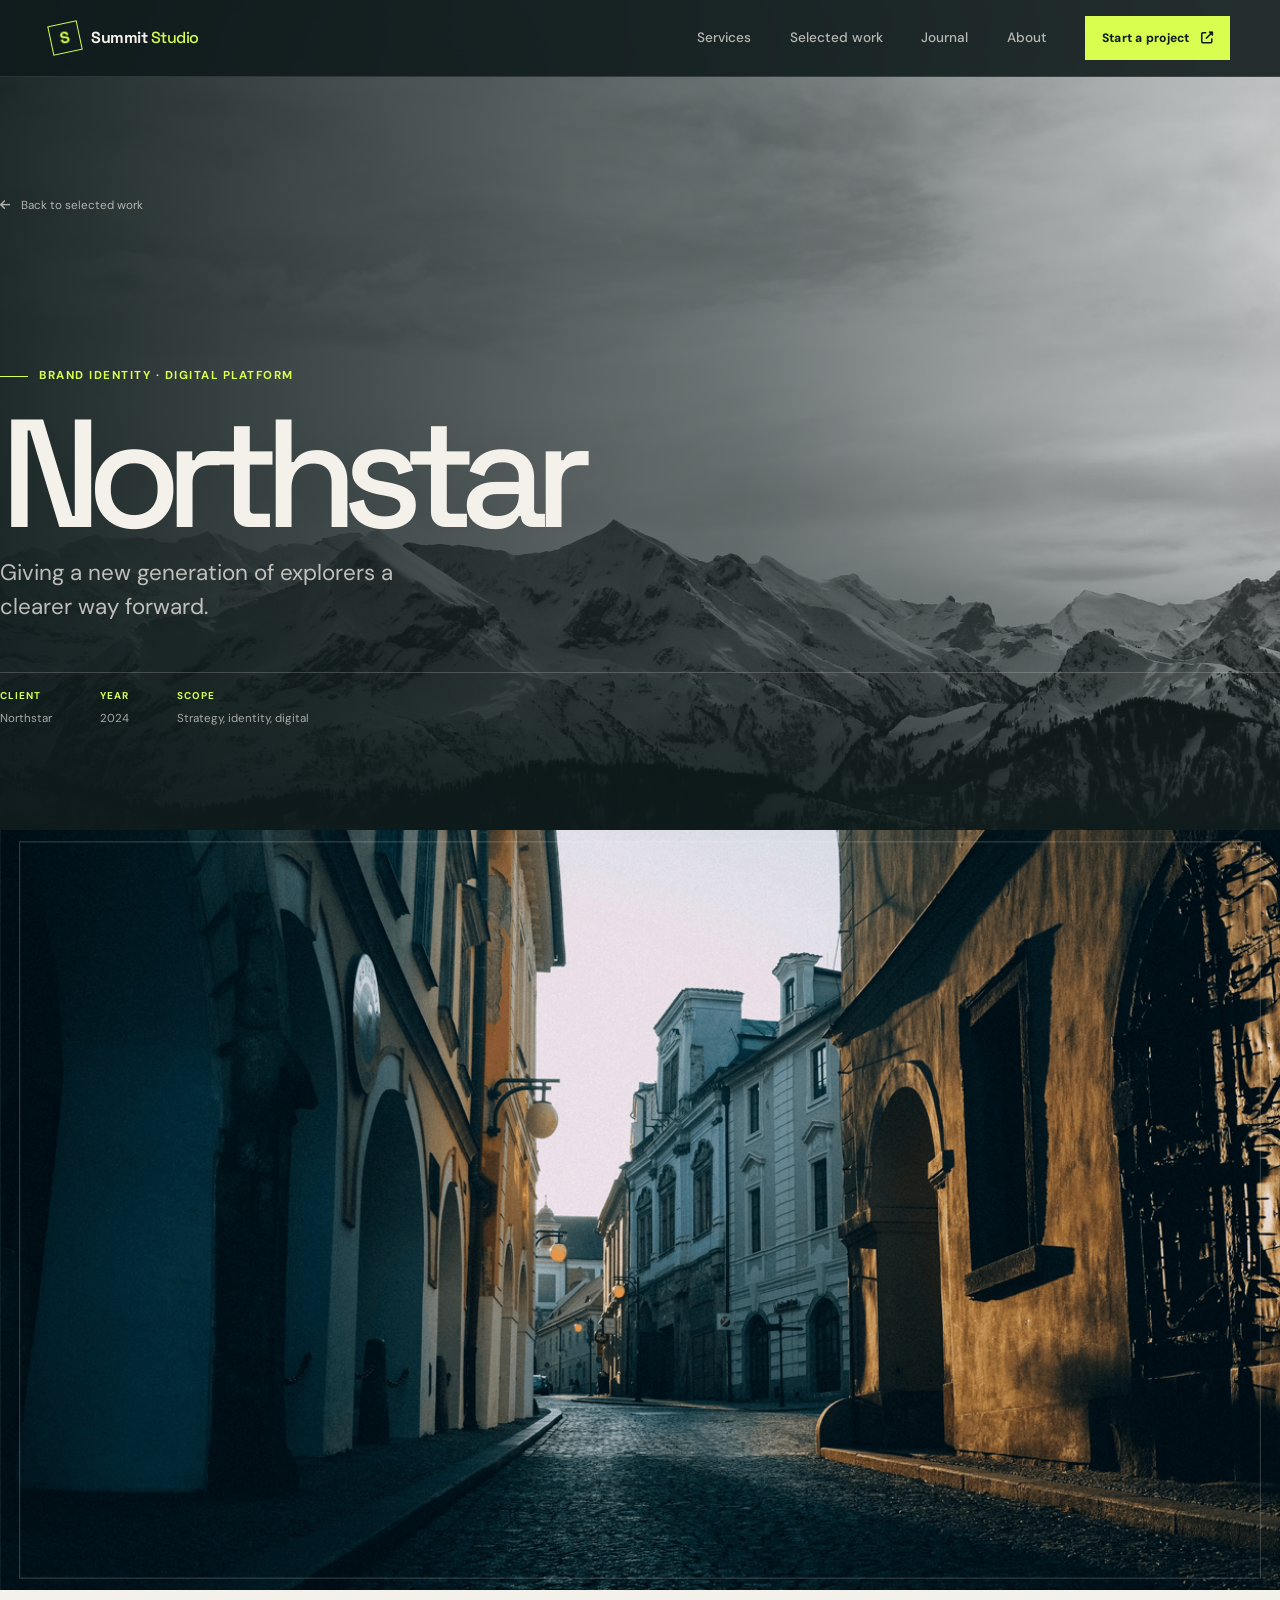
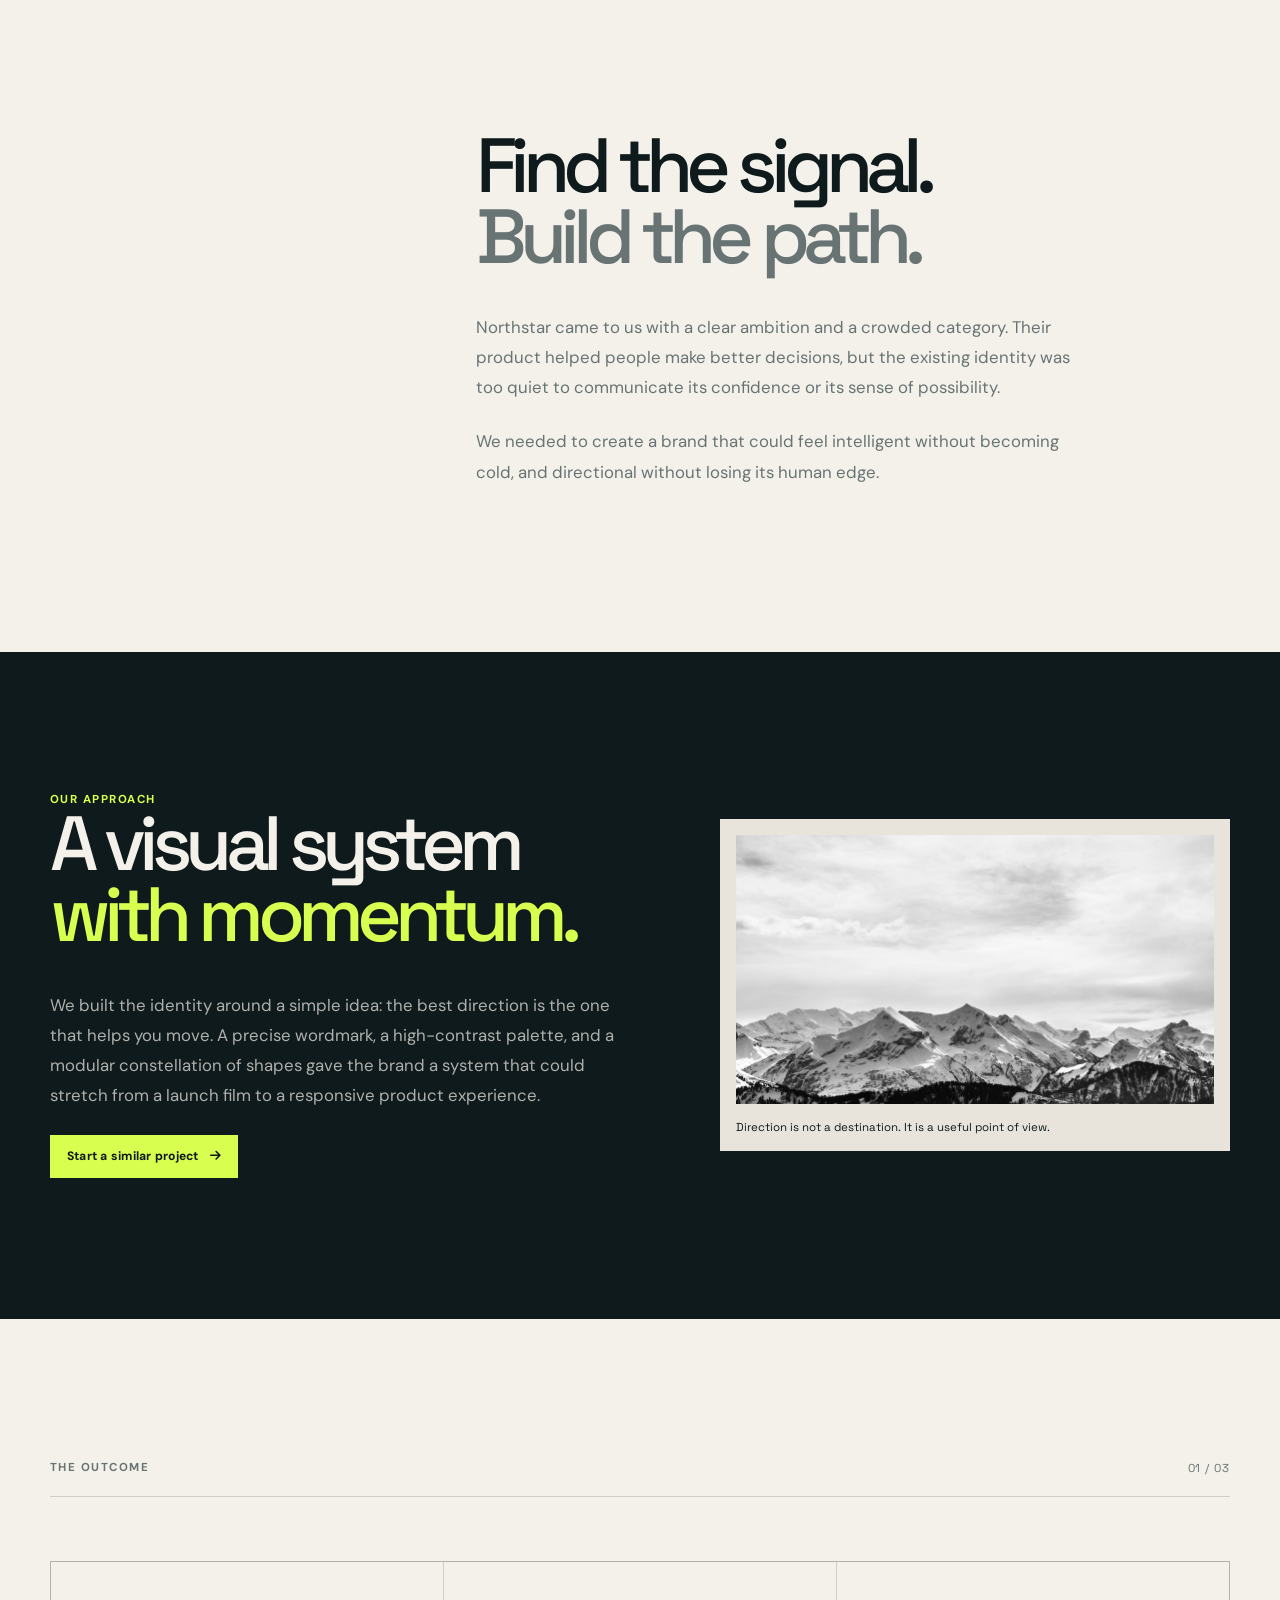
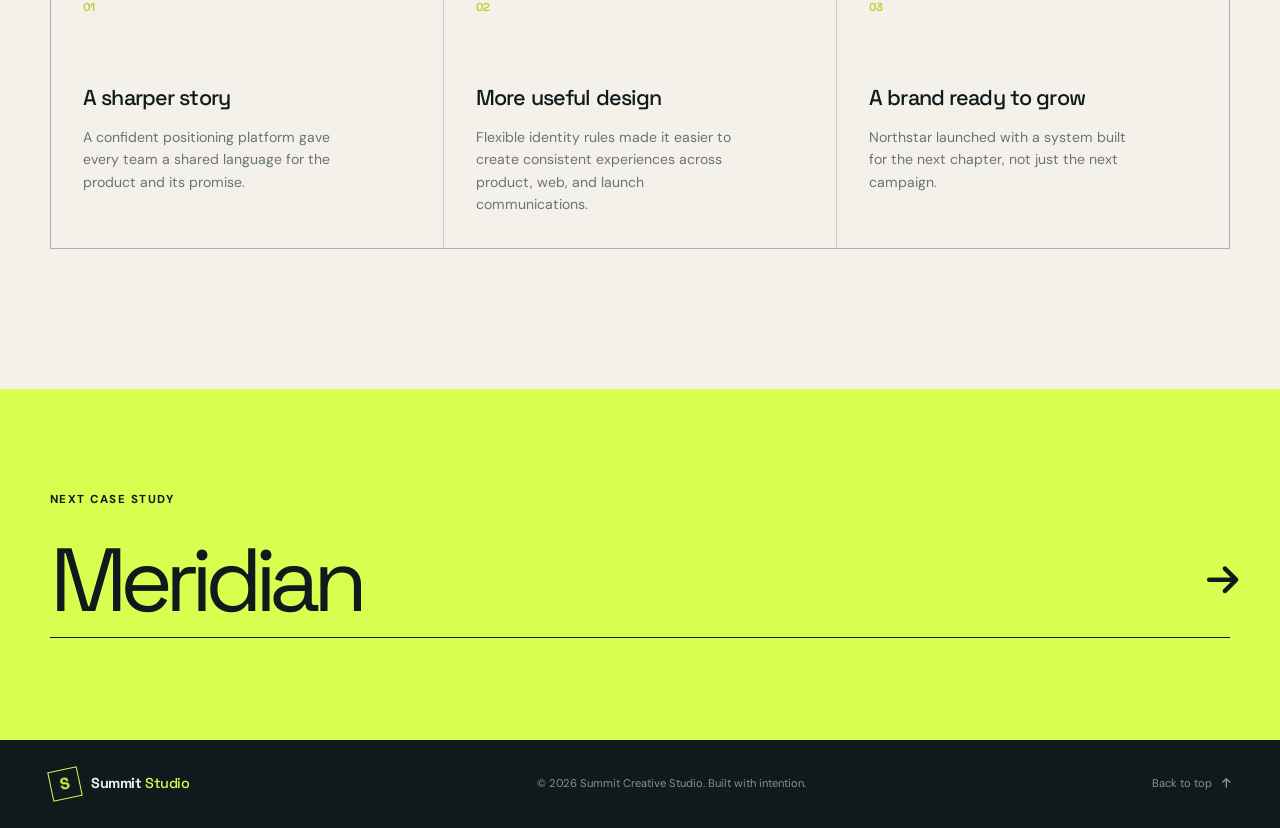
<file: projects/northstar.html>
<!doctype html>
<html lang="en">
  <head>
    <meta charset="UTF-8" />
    <meta name="viewport" content="width=device-width, initial-scale=1.0" />
    <meta name="description" content="Northstar case study by Summit Creative Studio." />
    <link rel="preconnect" href="https://fonts.googleapis.com" />
    <link rel="preconnect" href="https://fonts.gstatic.com" crossorigin />
    <link href="https://fonts.googleapis.com/css2?family=DM+Sans:wght@400;500;600;700&family=Space+Grotesk:wght@500;600;700&display=swap" rel="stylesheet" />
    <link rel="stylesheet" href="../styles/Normalize.css" />
    <link rel="stylesheet" href="../styles/all.min.css" />
    <link rel="stylesheet" href="../styles/style.css" />
    <title>Northstar — Summit Creative Studio</title>
  </head>
  <body class="case-study-page">
    <header class="site-header">
      <div class="container header-inner">
        <a class="brand" href="../index.html" aria-label="Summit Creative Studio home">
          <span class="brand-mark" aria-hidden="true">S</span>
          <span class="brand-name">Summit <em>Studio</em></span>
        </a>
        <input class="nav-toggle" type="checkbox" id="nav-toggle" />
        <label class="nav-toggle-label" for="nav-toggle" aria-label="Toggle navigation"><span></span><span></span><span></span></label>
        <nav class="site-nav" aria-label="Primary navigation">
          <a href="../index.html#services">Services</a>
          <a href="../index.html#work">Selected work</a>
          <a href="../journal/index.html">Journal</a>
          <a href="../index.html#about">About</a>
          <a class="nav-cta" href="../index.html#contact">Start a project <i class="fas fa-external-link-alt" aria-hidden="true"></i></a>
        </nav>
      </div>
    </header>

    <main id="case-study-top">
      <section class="case-study-hero case-study-hero-northstar">
        <div class="container case-study-hero-content">
          <a class="back-link" href="../index.html#work"><i class="fas fa-arrow-left" aria-hidden="true"></i> Back to selected work</a>
          <p class="eyebrow"><span></span> Brand identity · Digital platform</p>
          <h1 class="case-study-title">Northstar</h1>
          <p class="case-study-intro">Giving a new generation of explorers a clearer way forward.</p>
          <div class="case-study-meta">
            <span><b>Client</b> Northstar</span>
            <span><b>Year</b> 2024</span>
            <span><b>Scope</b> Strategy, identity, digital</span>
          </div>
        </div>
      </section>

      <section class="case-study-feature-image">
        <img src="../image/photo1.png" alt="Northstar visual identity artwork" />
      </section>

      <section class="case-study-section">
        <div class="container case-study-grid">
          <p class="eyebrow dark-eyebrow">The challenge</p>
          <div>
            <h2>Find the signal.<br /><em>Build the path.</em></h2>
            <p class="case-study-body">Northstar came to us with a clear ambition and a crowded category. Their product helped people make better decisions, but the existing identity was too quiet to communicate its confidence or its sense of possibility.</p>
            <p class="case-study-body">We needed to create a brand that could feel intelligent without becoming cold, and directional without losing its human edge.</p>
          </div>
        </div>
      </section>

      <section class="case-study-section case-study-section-dark">
        <div class="container case-study-grid case-study-grid-reverse">
          <div>
            <p class="eyebrow">Our approach</p>
            <h2>A visual system<br /><em>with momentum.</em></h2>
            <p class="case-study-body">We built the identity around a simple idea: the best direction is the one that helps you move. A precise wordmark, a high-contrast palette, and a modular constellation of shapes gave the brand a system that could stretch from a launch film to a responsive product experience.</p>
            <a class="button-link" href="../index.html#contact">Start a similar project <i class="fas fa-arrow-right" aria-hidden="true"></i></a>
          </div>
          <figure class="case-study-image-panel">
            <img src="../image/landing.jpg" alt="Mountain landscape representing Northstar's sense of direction" />
            <figcaption>Direction is not a destination. It is a useful point of view.</figcaption>
          </figure>
        </div>
      </section>

      <section class="case-study-section">
        <div class="container">
          <div class="section-topline"><p class="eyebrow dark-eyebrow">The outcome</p><span class="section-index">01 / 03</span></div>
          <div class="case-study-results">
            <div><strong>01</strong><h3>A sharper story</h3><p>A confident positioning platform gave every team a shared language for the product and its promise.</p></div>
            <div><strong>02</strong><h3>More useful design</h3><p>Flexible identity rules made it easier to create consistent experiences across product, web, and launch communications.</p></div>
            <div><strong>03</strong><h3>A brand ready to grow</h3><p>Northstar launched with a system built for the next chapter, not just the next campaign.</p></div>
          </div>
        </div>
      </section>

      <section class="case-study-next">
        <div class="container case-study-next-inner">
          <p class="eyebrow dark-eyebrow">Next case study</p>
          <a href="meridian.html"><span>Meridian</span><i class="fas fa-arrow-right" aria-hidden="true"></i></a>
        </div>
      </section>
    </main>

    <footer class="site-footer"><div class="container footer-inner"><a class="brand brand-footer" href="../index.html"><span class="brand-mark" aria-hidden="true">S</span><span class="brand-name">Summit <em>Studio</em></span></a><p>© 2026 Summit Creative Studio. Built with intention.</p><a class="back-to-top" href="#case-study-top">Back to top <i class="fas fa-arrow-up" aria-hidden="true"></i></a></div></footer>
    <script src="../scripts/motion.js" defer></script>
  </body>
</html>
</file>
<file: styles/style.css>
:root {
  --ink: #0e1a1b;
  --ink-soft: #203335;
  --paper: #f4f1eb;
  --paper-muted: #e8e4dc;
  --line: rgba(14, 26, 27, 0.16);
  --line-light: rgba(244, 241, 235, 0.2);
  --accent: #d8ff4f;
  --accent-deep: #b7d62f;
  --warm: #e2b58b;
  --muted: #687473;
  --section-space: clamp(5.5rem, 11vw, 9.5rem);
  --ease-out: cubic-bezier(0.23, 1, 0.32, 1);
}

* {
  box-sizing: border-box;
}

html {
  scroll-behavior: smooth;
}

body {
  margin: 0;
  background: var(--paper);
  color: var(--ink);
  font-family: "DM Sans", sans-serif;
  font-size: 16px;
  line-height: 1.5;
  overflow-x: hidden;
}

body,
button,
a {
  -webkit-font-smoothing: antialiased;
  -moz-osx-font-smoothing: grayscale;
}

img {
  display: block;
  max-width: 100%;
}

a {
  color: inherit;
  text-decoration: none;
}

button,
a {
  -webkit-tap-highlight-color: transparent;
}

.container {
  width: min(1180px, calc(100% - 48px));
  margin-inline: auto;
}

.section {
  padding-block: var(--section-space);
}

.eyebrow {
  display: flex;
  align-items: center;
  gap: 0.7rem;
  margin: 0;
  color: var(--accent);
  font-size: 0.72rem;
  font-weight: 700;
  letter-spacing: 0.13em;
  line-height: 1.4;
  text-transform: uppercase;
}

.eyebrow span {
  width: 28px;
  height: 1px;
  background: currentColor;
}

.dark-eyebrow {
  color: var(--muted);
}

.site-header {
  position: fixed;
  z-index: 100;
  top: 0;
  width: 100%;
  border-bottom: 1px solid rgba(244, 241, 235, 0.12);
  background: rgba(14, 26, 27, 0.88);
  color: var(--paper);
  backdrop-filter: blur(18px);
}

.header-inner {
  display: flex;
  align-items: center;
  justify-content: space-between;
  min-height: 76px;
}

.brand {
  display: inline-flex;
  align-items: center;
  gap: 0.7rem;
  font-family: "Space Grotesk", sans-serif;
  font-size: 1rem;
  font-weight: 700;
  letter-spacing: -0.03em;
}

.brand-mark {
  display: inline-grid;
  width: 30px;
  height: 30px;
  place-items: center;
  border: 1px solid var(--accent);
  color: var(--accent);
  font-size: 1rem;
  line-height: 1;
  transform: rotate(-12deg);
  transition: transform 180ms var(--ease-out), background-color 180ms var(--ease-out), color 180ms var(--ease-out);
}

.brand:hover .brand-mark,
.brand:focus-visible .brand-mark {
  background: var(--accent);
  color: var(--ink);
  transform: rotate(0deg);
}

.brand-name em {
  color: var(--accent);
  font-style: normal;
  font-weight: 500;
}

.site-nav {
  display: flex;
  align-items: center;
  gap: clamp(1.25rem, 3vw, 2.75rem);
  font-size: 0.85rem;
  font-weight: 500;
}

.site-nav a:not(.nav-cta) {
  position: relative;
  padding-block: 0.5rem;
  color: rgba(244, 241, 235, 0.72);
  transition: color 180ms var(--ease-out);
}

.site-nav a:not(.nav-cta)::after {
  position: absolute;
  right: 0;
  bottom: 0;
  left: 0;
  height: 1px;
  background: var(--accent);
  content: "";
  transform: scaleX(0);
  transform-origin: right;
  transition: transform 180ms var(--ease-out);
}

.site-nav a:not(.nav-cta):hover,
.site-nav a:not(.nav-cta):focus-visible {
  color: var(--paper);
}

.site-nav a:not(.nav-cta):hover::after,
.site-nav a:not(.nav-cta):focus-visible::after {
  transform: scaleX(1);
  transform-origin: left;
}

.nav-cta,
.button-link {
  display: inline-flex;
  align-items: center;
  justify-content: center;
  gap: 0.7rem;
  border: 1px solid var(--accent);
  padding: 0.72rem 1rem;
  color: var(--ink);
  background: var(--accent);
  font-size: 0.76rem;
  font-weight: 700;
  letter-spacing: 0.02em;
  transition: transform 160ms var(--ease-out), background-color 160ms var(--ease-out), color 160ms var(--ease-out);
}

.nav-cta:hover,
.nav-cta:focus-visible,
.button-link:hover,
.button-link:focus-visible {
  background: transparent;
  color: var(--accent);
  transform: translateY(-2px);
}

.nav-cta:active,
.button-link:active,
.circle-link:active {
  transform: scale(0.97);
}

.nav-toggle,
.nav-toggle-label {
  display: none;
}

.hero {
  position: relative;
  display: flex;
  min-height: min(800px, 100vh);
  align-items: flex-end;
  overflow: hidden;
  background-color: var(--ink);
  background-image: linear-gradient(90deg, rgba(14, 26, 27, 0.93) 0%, rgba(14, 26, 27, 0.7) 45%, rgba(14, 26, 27, 0.35) 100%), url("../image/landing.jpg");
  background-position: center;
  background-size: cover;
  color: var(--paper);
}

.hero::after {
  position: absolute;
  right: 0;
  bottom: 0;
  left: 0;
  height: 36%;
  background: linear-gradient(transparent, rgba(14, 26, 27, 0.72));
  content: "";
  pointer-events: none;
}

.hero-content {
  position: relative;
  z-index: 1;
  width: 100%;
  padding-top: 12rem;
  padding-bottom: clamp(3.5rem, 8vw, 7rem);
}

.hero h1 {
  max-width: 920px;
  margin: 1.5rem 0 2.75rem;
  font-family: "Space Grotesk", sans-serif;
  font-size: clamp(3.4rem, 8.8vw, 8rem);
  font-weight: 500;
  letter-spacing: -0.085em;
  line-height: 0.93;
}

.hero h1 strong {
  color: var(--accent);
  font-weight: 500;
}

.hero-bottom {
  display: flex;
  align-items: flex-end;
  justify-content: space-between;
  gap: 2rem;
  max-width: 640px;
}

.hero-copy {
  max-width: 370px;
  margin: 0;
  color: rgba(244, 241, 235, 0.76);
  font-size: clamp(1rem, 1.6vw, 1.15rem);
  line-height: 1.65;
}

.circle-link {
  display: grid;
  width: 66px;
  height: 66px;
  flex: 0 0 auto;
  place-items: center;
  border: 1px solid rgba(244, 241, 235, 0.45);
  color: var(--accent);
  transition: background-color 180ms var(--ease-out), border-color 180ms var(--ease-out), transform 180ms var(--ease-out);
}

.circle-link:hover,
.circle-link:focus-visible {
  border-color: var(--accent);
  background: var(--accent);
  color: var(--ink);
  transform: translateY(-4px);
}

.hero-note {
  position: absolute;
  z-index: 2;
  right: 3rem;
  bottom: 4rem;
  display: flex;
  align-items: center;
  gap: 0.8rem;
  color: rgba(244, 241, 235, 0.64);
  font-size: 0.68rem;
  letter-spacing: 0.1em;
  text-transform: uppercase;
  writing-mode: vertical-rl;
}

.hero-note span {
  color: var(--accent);
  font-size: 1rem;
}

.intro-band {
  padding-block: clamp(4rem, 8vw, 7.5rem);
  background: var(--accent);
}

.intro-grid {
  display: grid;
  grid-template-columns: 1fr minmax(0, 2.3fr) 1fr;
  align-items: start;
  gap: 2rem;
}

.intro-statement {
  max-width: 790px;
  margin: 0;
  font-family: "Space Grotesk", sans-serif;
  font-size: clamp(1.8rem, 4vw, 3.7rem);
  letter-spacing: -0.065em;
  line-height: 1.04;
}

.intro-meta {
  display: flex;
  flex-direction: column;
  gap: 0.5rem;
  padding-top: 0.3rem;
  color: rgba(14, 26, 27, 0.64);
  font-size: 0.7rem;
  letter-spacing: 0.09em;
  text-transform: uppercase;
}

.intro-meta span:first-child {
  color: var(--ink);
  font-family: "Space Grotesk", sans-serif;
  font-size: 1.2rem;
}

.section-topline {
  display: flex;
  align-items: center;
  justify-content: space-between;
  gap: 1rem;
  padding-bottom: 1.2rem;
  border-bottom: 1px solid var(--line);
}

.section-index {
  color: var(--muted);
  font-family: "Space Grotesk", sans-serif;
  font-size: 0.72rem;
  letter-spacing: 0.08em;
}

.section-heading-row {
  display: grid;
  grid-template-columns: minmax(0, 1fr) minmax(260px, 0.66fr);
  align-items: end;
  gap: 2rem;
  margin-top: 3.25rem;
}

.section-heading-row h2,
.about-copy h2,
.contact h2 {
  margin: 0;
  font-family: "Space Grotesk", sans-serif;
  font-size: clamp(3rem, 6vw, 6rem);
  font-weight: 500;
  letter-spacing: -0.085em;
  line-height: 0.94;
}

.section-heading-row h2 em,
.about-copy h2 em,
.contact h2 em {
  color: var(--muted);
  font-style: normal;
}

.section-lead {
  max-width: 360px;
  margin: 0 0 0.35rem;
  color: var(--muted);
  font-size: 1rem;
  line-height: 1.7;
}

.services-grid {
  display: grid;
  grid-template-columns: repeat(3, 1fr);
  gap: 1px;
  margin-top: 5.5rem;
  border: 1px solid var(--line);
  background: var(--line);
}

.service-card {
  position: relative;
  min-height: 340px;
  padding: 2.3rem;
  background: var(--paper);
  transition: background-color 220ms var(--ease-out), color 220ms var(--ease-out), transform 220ms var(--ease-out);
}

.service-card:hover {
  z-index: 1;
  background: var(--ink-soft);
  color: var(--paper);
  transform: translateY(-8px);
}

.service-card-featured {
  background: var(--ink);
  color: var(--paper);
}

.card-number {
  color: var(--muted);
  font-family: "Space Grotesk", sans-serif;
  font-size: 0.72rem;
}

.service-card-featured .card-number,
.service-card:hover .card-number {
  color: var(--accent);
}

.service-icon {
  display: block;
  margin-top: 4rem;
  color: var(--accent-deep);
  font-size: 1.5rem;
}

.service-card-featured .service-icon,
.service-card:hover .service-icon {
  color: var(--accent);
}

.service-card h3 {
  margin: 1.5rem 0 0.75rem;
  font-family: "Space Grotesk", sans-serif;
  font-size: 1.45rem;
  font-weight: 500;
  letter-spacing: -0.04em;
}

.service-card p {
  max-width: 275px;
  margin: 0;
  color: var(--muted);
  font-size: 0.9rem;
  line-height: 1.65;
}

.service-card-featured p,
.service-card:hover p {
  color: rgba(244, 241, 235, 0.67);
}

.text-link {
  position: absolute;
  right: 2.3rem;
  bottom: 2.1rem;
  display: inline-flex;
  align-items: center;
  gap: 0.6rem;
  color: var(--ink);
  font-size: 0.75rem;
  font-weight: 700;
}

.service-card-featured .text-link,
.service-card:hover .text-link {
  color: var(--accent);
}

.text-link i {
  transition: transform 180ms var(--ease-out);
}

.text-link:hover i,
.text-link:focus-visible i {
  transform: translateX(4px);
}

.section-muted {
  background: var(--paper-muted);
}

.work-grid {
  display: grid;
  grid-template-columns: repeat(12, 1fr);
  align-items: start;
  gap: clamp(1.5rem, 3vw, 3rem);
  margin-top: 5.5rem;
}

.project-card-large {
  grid-column: span 7;
}

.project-card:not(.project-card-large):not(.project-card-offset) {
  grid-column: span 5;
  margin-top: 5.5rem;
}

.project-card-offset {
  grid-column: 3 / span 5;
  margin-top: 1.5rem;
}

.project-image {
  position: relative;
  display: block;
  overflow: hidden;
  aspect-ratio: 1.18 / 1;
  background: var(--paper);
}

.project-card-large .project-image {
  aspect-ratio: 1.3 / 1;
}

.project-image::after {
  position: absolute;
  inset: 0;
  background: rgba(14, 26, 27, 0.13);
  content: "";
  opacity: 0;
  transition: opacity 220ms var(--ease-out);
}

.project-image img {
  width: 100%;
  height: 100%;
  object-fit: cover;
  transition: transform 500ms var(--ease-out);
}

.project-image-dark {
  background: var(--ink);
}

.project-image-dark img {
  object-fit: contain;
  padding: 2rem;
  mix-blend-mode: screen;
}

.project-image:hover img,
.project-image:focus-visible img {
  transform: scale(1.045);
}

.project-image:hover::after,
.project-image:focus-visible::after {
  opacity: 1;
}

.project-arrow {
  position: absolute;
  z-index: 1;
  right: 1rem;
  bottom: 1rem;
  display: grid;
  width: 42px;
  height: 42px;
  place-items: center;
  border: 1px solid var(--ink);
  background: var(--accent);
  color: var(--ink);
  font-size: 0.8rem;
  opacity: 0;
  transform: translateY(8px);
  transition: opacity 220ms var(--ease-out), transform 220ms var(--ease-out);
}

.project-image:hover .project-arrow,
.project-image:focus-visible .project-arrow {
  opacity: 1;
  transform: translateY(0);
}

.project-info {
  display: flex;
  align-items: start;
  justify-content: space-between;
  gap: 1rem;
  padding-top: 1.1rem;
  border-top: 1px solid var(--line);
}

.project-info h3 {
  margin: 0 0 0.3rem;
  font-family: "Space Grotesk", sans-serif;
  font-size: 1.3rem;
  font-weight: 500;
  letter-spacing: -0.04em;
}

.project-info p,
.project-year {
  margin: 0;
  color: var(--muted);
  font-size: 0.75rem;
}

.project-year {
  font-family: "Space Grotesk", sans-serif;
}

.about {
  overflow: hidden;
  background: var(--ink);
  color: var(--paper);
}

.about-grid {
  display: grid;
  grid-template-columns: minmax(280px, 0.85fr) minmax(0, 1.15fr);
  align-items: center;
  gap: clamp(3rem, 9vw, 9rem);
}

.about-visual {
  position: relative;
  padding-right: 2.8rem;
}

.about-image-wrap {
  position: relative;
  overflow: hidden;
  aspect-ratio: 0.77 / 1;
}

.about-image-wrap::after {
  position: absolute;
  inset: 0;
  background: linear-gradient(150deg, rgba(14, 26, 27, 0.08), rgba(14, 26, 27, 0.52));
  content: "";
}

.about-image-wrap img {
  width: 100%;
  height: 100%;
  object-fit: cover;
  filter: saturate(0.7) contrast(1.1);
}

.vertical-label {
  position: absolute;
  right: 0;
  bottom: 1rem;
  margin: 0;
  color: var(--accent);
  font-size: 0.68rem;
  letter-spacing: 0.09em;
  text-transform: uppercase;
  writing-mode: vertical-rl;
}

.about-copy .section-topline {
  border-color: var(--line-light);
}

.about-copy .section-index {
  color: rgba(244, 241, 235, 0.55);
}

.about-copy h2 {
  margin-top: 3rem;
}

.about-copy h2 em {
  color: var(--accent);
}

.about-lead {
  max-width: 550px;
  margin: 2.5rem 0 0;
  color: rgba(244, 241, 235, 0.72);
  font-size: 1.05rem;
  line-height: 1.75;
}

.about-details {
  display: grid;
  grid-template-columns: repeat(2, minmax(0, 1fr));
  gap: 2rem;
  margin: 3.5rem 0;
  padding-block: 1.5rem;
  border-top: 1px solid var(--line-light);
  border-bottom: 1px solid var(--line-light);
}

.about-details > div {
  display: flex;
  flex-direction: column;
  gap: 0.6rem;
}

.detail-label {
  color: var(--accent);
  font-size: 0.68rem;
  font-weight: 700;
  letter-spacing: 0.12em;
  text-transform: uppercase;
}

.about-details strong {
  font-size: 0.9rem;
  font-weight: 500;
}

.button-link {
  border-color: var(--accent);
}

.contact {
  background: var(--accent);
}

.contact-inner {
  display: flex;
  flex-direction: column;
  align-items: flex-start;
}

.contact .eyebrow {
  color: var(--ink);
}

.contact h2 {
  max-width: 850px;
  margin-top: 2rem;
}

.contact h2 em {
  color: rgba(14, 26, 27, 0.42);
}

.contact-copy {
  max-width: 380px;
  margin: 2rem 0 2.5rem;
  color: rgba(14, 26, 27, 0.68);
  font-size: 1rem;
}

.contact-email {
  display: inline-flex;
  align-items: center;
  gap: 1rem;
  padding-bottom: 0.45rem;
  border-bottom: 1px solid var(--ink);
  font-family: "Space Grotesk", sans-serif;
  font-size: clamp(1rem, 2vw, 1.35rem);
  font-weight: 600;
  letter-spacing: -0.04em;
  transition: color 180ms var(--ease-out), gap 180ms var(--ease-out);
}

.contact-email:hover,
.contact-email:focus-visible {
  gap: 1.35rem;
  color: rgba(14, 26, 27, 0.58);
}

.contact-footer {
  display: flex;
  width: 100%;
  align-items: center;
  justify-content: space-between;
  gap: 1.5rem;
  margin-top: clamp(5rem, 10vw, 9rem);
  padding-top: 1rem;
  border-top: 1px solid rgba(14, 26, 27, 0.22);
  color: rgba(14, 26, 27, 0.62);
  font-size: 0.72rem;
  letter-spacing: 0.04em;
  text-transform: uppercase;
}

.social-links {
  display: flex;
  gap: 0.7rem;
}

.social-links a {
  display: grid;
  width: 34px;
  height: 34px;
  place-items: center;
  border: 1px solid rgba(14, 26, 27, 0.35);
  transition: background-color 180ms var(--ease-out), color 180ms var(--ease-out), transform 180ms var(--ease-out);
}

.social-links a:hover,
.social-links a:focus-visible {
  background: var(--ink);
  color: var(--accent);
  transform: translateY(-3px);
}

.site-footer {
  padding-block: 1.8rem;
  background: var(--ink);
  color: var(--paper);
}

.footer-inner {
  display: flex;
  align-items: center;
  justify-content: space-between;
  gap: 1.5rem;
}

.brand-footer {
  font-size: 0.9rem;
}

.site-footer p,
.back-to-top {
  margin: 0;
  color: rgba(244, 241, 235, 0.55);
  font-size: 0.7rem;
}

.back-to-top {
  display: inline-flex;
  align-items: center;
  gap: 0.6rem;
  transition: color 180ms var(--ease-out);
}

.back-to-top:hover,
.back-to-top:focus-visible {
  color: var(--accent);
}

:focus-visible {
  outline: 2px solid var(--accent);
  outline-offset: 4px;
}

@media (max-width: 900px) {
  .intro-grid,
  .section-heading-row,
  .about-grid {
    grid-template-columns: 1fr;
  }

  .intro-meta {
    display: none;
  }

  .section-heading-row {
    gap: 1.5rem;
  }

  .section-lead {
    margin-top: 0;
  }

  .services-grid {
    grid-template-columns: 1fr;
  }

  .service-card {
    min-height: 300px;
  }

  .about-grid {
    gap: 4rem;
  }

  .about-visual {
    max-width: 460px;
  }
}

@media (max-width: 700px) {
  .container {
    width: min(100% - 32px, 1180px);
  }

  .header-inner {
    min-height: 68px;
  }

  .nav-toggle-label {
    display: flex;
    width: 34px;
    height: 34px;
    flex-direction: column;
    align-items: flex-end;
    justify-content: center;
    gap: 5px;
    cursor: pointer;
  }

  .nav-toggle-label span {
    display: block;
    width: 24px;
    height: 1px;
    background: var(--paper);
    transition: width 180ms var(--ease-out), transform 180ms var(--ease-out);
  }

  .nav-toggle-label span:nth-child(2) {
    width: 16px;
  }

  .nav-toggle:checked + .nav-toggle-label span:first-child {
    transform: translateY(6px) rotate(45deg);
  }

  .nav-toggle:checked + .nav-toggle-label span:nth-child(2) {
    width: 24px;
    opacity: 0;
  }

  .nav-toggle:checked + .nav-toggle-label span:last-child {
    transform: translateY(-6px) rotate(-45deg);
  }

  .site-nav {
    position: absolute;
    top: calc(100% + 1px);
    right: 0;
    left: 0;
    display: flex;
    align-items: stretch;
    flex-direction: column;
    gap: 0;
    padding: 0.75rem 1rem 1.25rem;
    border-bottom: 1px solid var(--line-light);
    background: rgba(14, 26, 27, 0.97);
    opacity: 0;
    pointer-events: none;
    transform: translateY(-10px);
    transition: opacity 180ms var(--ease-out), transform 180ms var(--ease-out);
  }

  .nav-toggle:checked ~ .site-nav {
    opacity: 1;
    pointer-events: auto;
    transform: translateY(0);
  }

  .site-nav a:not(.nav-cta) {
    padding: 0.95rem 0;
    border-bottom: 1px solid var(--line-light);
  }

  .site-nav .nav-cta {
    margin-top: 1rem;
  }

  .hero {
    min-height: 720px;
    background-position: 60% center;
  }

  .hero-content {
    padding-top: 10rem;
    padding-bottom: 3.5rem;
  }

  .hero h1 {
    margin-top: 1.25rem;
    font-size: clamp(3.1rem, 16vw, 5.8rem);
  }

  .hero-bottom {
    align-items: flex-start;
  }

  .hero-note {
    display: none;
  }

  .intro-grid {
    gap: 1.5rem;
  }

  .intro-statement {
    font-size: clamp(1.8rem, 9vw, 3rem);
  }

  .section-heading-row h2,
  .about-copy h2,
  .contact h2 {
    font-size: clamp(2.8rem, 14vw, 5rem);
  }

  .services-grid,
  .work-grid {
    margin-top: 3.5rem;
  }

  .service-card {
    min-height: 320px;
    padding: 1.65rem;
  }

  .text-link {
    right: 1.65rem;
    bottom: 1.65rem;
  }

  .work-grid {
    display: flex;
    flex-direction: column;
    gap: 3.5rem;
  }

  .project-card,
  .project-card:not(.project-card-large):not(.project-card-offset),
  .project-card-offset {
    width: 100%;
    margin-top: 0;
  }

  .project-image,
  .project-card-large .project-image {
    aspect-ratio: 1.1 / 1;
  }

  .project-arrow {
    opacity: 1;
    transform: translateY(0);
  }

  .about-visual {
    padding-right: 2.3rem;
  }

  .about-details {
    grid-template-columns: 1fr;
    gap: 1.25rem;
  }

  .contact-footer,
  .footer-inner {
    align-items: flex-start;
    flex-direction: column;
  }
}

@media (prefers-reduced-motion: reduce) {
  *,
  *::before,
  *::after {
    scroll-behavior: auto !important;
    transition-duration: 0.01ms !important;
    animation-duration: 0.01ms !important;
    animation-iteration-count: 1 !important;
  }
}

/* Case study pages */
.case-study-page {
  background: var(--paper);
}

.case-study-hero {
  position: relative;
  display: flex;
  min-height: 680px;
  align-items: flex-end;
  overflow: hidden;
  background-color: var(--ink);
  color: var(--paper);
}

.case-study-hero::before {
  position: absolute;
  inset: 0;
  background: linear-gradient(90deg, rgba(14, 26, 27, 0.92), rgba(14, 26, 27, 0.58) 58%, rgba(14, 26, 27, 0.18));
  content: "";
}

.case-study-hero::after {
  position: absolute;
  right: 0;
  bottom: 0;
  left: 0;
  height: 36%;
  background: linear-gradient(transparent, rgba(14, 26, 27, 0.88));
  content: "";
}

.case-study-hero-northstar {
  background-image: url("../image/landing.jpg");
  background-position: center;
  background-size: cover;
}

.case-study-hero-meridian {
  background-image: linear-gradient(135deg, rgba(14, 26, 27, 0.78), rgba(14, 26, 27, 0.3)), url("../image/main.png");
  background-position: center;
  background-size: cover;
}

.case-study-hero-field-notes {
  background-image: linear-gradient(135deg, rgba(14, 26, 27, 0.84), rgba(14, 26, 27, 0.35)), url("../image/logo.jpg");
  background-position: center;
  background-size: cover;
}

.case-study-hero-content {
  position: relative;
  z-index: 1;
  width: 100%;
  padding-top: 12rem;
  padding-bottom: clamp(4rem, 8vw, 7rem);
}

.back-link {
  display: inline-flex;
  align-items: center;
  gap: 0.7rem;
  margin-bottom: clamp(5rem, 12vw, 10rem);
  color: rgba(244, 241, 235, 0.68);
  font-size: 0.73rem;
  transition: color 180ms var(--ease-out), gap 180ms var(--ease-out);
}

.back-link:hover,
.back-link:focus-visible {
  gap: 1rem;
  color: var(--accent);
}

.case-study-title {
  margin: 1.5rem 0 1rem;
  font-family: "Space Grotesk", sans-serif;
  font-size: clamp(4.3rem, 12vw, 11rem);
  font-weight: 500;
  letter-spacing: -0.1em;
  line-height: 0.86;
}

.case-study-intro {
  max-width: 440px;
  margin: 0;
  color: rgba(244, 241, 235, 0.75);
  font-size: clamp(1.1rem, 2vw, 1.4rem);
  line-height: 1.5;
}

.case-study-meta {
  display: flex;
  flex-wrap: wrap;
  gap: 1rem 3rem;
  margin-top: 3rem;
  padding-top: 1rem;
  border-top: 1px solid var(--line-light);
  color: rgba(244, 241, 235, 0.66);
  font-size: 0.72rem;
}

.case-study-meta span {
  display: flex;
  flex-direction: column;
  gap: 0.4rem;
}

.case-study-meta b {
  color: var(--accent);
  font-size: 0.62rem;
  letter-spacing: 0.1em;
  text-transform: uppercase;
}

.case-study-feature-image {
  display: grid;
  min-height: clamp(360px, 56vw, 760px);
  place-items: center;
  overflow: hidden;
  background: var(--paper-muted);
}

.case-study-feature-image img {
  width: 100%;
  height: 100%;
  max-height: 760px;
  object-fit: cover;
}

.case-study-feature-image-dark {
  background: var(--ink);
}

.case-study-feature-image-dark img {
  max-width: 1000px;
  object-fit: contain;
  padding: clamp(2rem, 8vw, 8rem);
  mix-blend-mode: screen;
}

.case-study-feature-image-field img {
  max-width: 660px;
  object-fit: contain;
  padding: 3rem;
}

.case-study-section {
  padding-block: var(--section-space);
}

.case-study-section-dark {
  background: var(--ink);
  color: var(--paper);
}

.case-study-grid {
  display: grid;
  grid-template-columns: minmax(180px, 0.6fr) minmax(0, 1.4fr);
  align-items: start;
  gap: clamp(2rem, 8vw, 8rem);
}

.case-study-grid h2 {
  margin: 0 0 2.5rem;
  font-family: "Space Grotesk", sans-serif;
  font-size: clamp(3rem, 6vw, 6.2rem);
  font-weight: 500;
  letter-spacing: -0.09em;
  line-height: 0.92;
}

.case-study-grid h2 em {
  color: var(--muted);
  font-style: normal;
}

.case-study-section-dark .case-study-grid h2 em {
  color: var(--accent);
}

.case-study-body {
  max-width: 600px;
  margin: 0 0 1.5rem;
  color: var(--muted);
  font-size: 1.05rem;
  line-height: 1.8;
}

.case-study-section-dark .case-study-body {
  color: rgba(244, 241, 235, 0.7);
}

.case-study-grid-reverse {
  grid-template-columns: minmax(0, 1fr) minmax(260px, 0.9fr);
  align-items: center;
}

.case-study-image-panel {
  position: relative;
  margin: 0;
  padding: 1rem;
  background: var(--paper-muted);
  color: var(--ink);
  transform: rotate(2deg);
}

.case-study-image-panel img {
  width: 100%;
  max-height: 560px;
  object-fit: cover;
}

.case-study-image-panel-notebook {
  max-width: 440px;
  justify-self: end;
  padding: 1rem 1rem 1.8rem;
  background: #ddd8ce;
}

.case-study-image-panel-notebook img {
  aspect-ratio: 0.75 / 1;
  object-fit: cover;
}

.case-study-image-panel figcaption {
  margin: 0.9rem 0 0;
  font-family: "Space Grotesk", sans-serif;
  font-size: 0.72rem;
  line-height: 1.4;
}

.case-study-results {
  display: grid;
  grid-template-columns: repeat(3, 1fr);
  gap: 1px;
  margin-top: 4rem;
  border: 1px solid var(--line);
  background: var(--line);
}

.case-study-results > div {
  min-height: 250px;
  padding: 2rem;
  background: var(--paper);
}

.case-study-results strong {
  color: var(--accent-deep);
  font-family: "Space Grotesk", sans-serif;
  font-size: 0.72rem;
}

.case-study-results h3 {
  margin: 4rem 0 0.7rem;
  font-family: "Space Grotesk", sans-serif;
  font-size: 1.35rem;
  font-weight: 500;
  letter-spacing: -0.04em;
}

.case-study-results p {
  max-width: 260px;
  margin: 0;
  color: var(--muted);
  font-size: 0.88rem;
  line-height: 1.6;
}

.case-study-next {
  padding-block: clamp(4rem, 8vw, 7rem);
  background: var(--accent);
}

.case-study-next-inner {
  display: flex;
  flex-direction: column;
  gap: 2rem;
}

.case-study-next .dark-eyebrow {
  color: var(--ink);
}

.case-study-next a {
  display: flex;
  align-items: center;
  justify-content: space-between;
  gap: 2rem;
  border-bottom: 1px solid var(--ink);
  padding-bottom: 1rem;
  font-family: "Space Grotesk", sans-serif;
  font-size: clamp(2.8rem, 7vw, 7rem);
  letter-spacing: -0.09em;
  line-height: 0.9;
  transition: color 180ms var(--ease-out), padding 180ms var(--ease-out);
}

.case-study-next a:hover,
.case-study-next a:focus-visible {
  padding-inline: 1rem;
  color: rgba(14, 26, 27, 0.55);
}

.case-study-next a i {
  font-size: 0.4em;
  transition: transform 180ms var(--ease-out);
}

.case-study-next a:hover i,
.case-study-next a:focus-visible i {
  transform: translateX(8px);
}

@media (max-width: 800px) {
  .case-study-hero {
    min-height: 650px;
  }

  .case-study-grid,
  .case-study-grid-reverse {
    grid-template-columns: 1fr;
    gap: 2.5rem;
  }

  .case-study-grid > .eyebrow {
    margin-bottom: -1rem;
  }

  .case-study-image-panel,
  .case-study-image-panel-notebook {
    max-width: 460px;
    justify-self: start;
  }

  .case-study-results {
    grid-template-columns: 1fr;
  }

  .case-study-results > div {
    min-height: auto;
  }

  .case-study-results h3 {
    margin-top: 2rem;
  }
}

@media (max-width: 700px) {
  .case-study-hero-content {
    padding-top: 10rem;
    padding-bottom: 3.5rem;
  }

  .back-link {
    margin-bottom: 6rem;
  }

  .case-study-title {
    font-size: clamp(4rem, 19vw, 7rem);
  }

  .case-study-meta {
    gap: 1.25rem;
    margin-top: 2.5rem;
  }

  .case-study-feature-image-field img {
    padding: 1.5rem;
  }

  .case-study-next a {
    font-size: clamp(2.6rem, 12vw, 5rem);
  }
}

/* Journal and article pages */
.nav-current {
  color: var(--accent) !important;
}

.nav-current::after {
  transform: scaleX(1) !important;
  transform-origin: left !important;
}

.journal-teaser {
  background: var(--paper);
}

.journal-all-link,
.journal-inline-link {
  display: inline-flex;
  align-items: center;
  gap: 0.6rem;
  color: var(--ink);
  font-size: 0.74rem;
  font-weight: 700;
  transition: color 180ms var(--ease-out), gap 180ms var(--ease-out);
}

.journal-all-link:hover,
.journal-all-link:focus-visible,
.journal-inline-link:hover,
.journal-inline-link:focus-visible {
  gap: 0.95rem;
  color: var(--muted);
}

.journal-heading-row {
  margin-bottom: 0;
}

.journal-teaser-grid {
  display: grid;
  grid-template-columns: minmax(0, 1.15fr) minmax(300px, 0.85fr);
  gap: clamp(2rem, 7vw, 7rem);
  margin-top: 4rem;
}

.journal-teaser-featured {
  max-width: 660px;
}

.journal-cover,
.journal-featured-image,
.journal-archive-image {
  display: block;
  overflow: hidden;
  background: var(--ink);
}

.journal-cover {
  aspect-ratio: 1.35 / 1;
}

.journal-cover img,
.journal-featured-image img,
.journal-archive-image img {
  width: 100%;
  height: 100%;
  object-fit: cover;
  transition: transform 500ms var(--ease-out), filter 250ms var(--ease-out);
}

.journal-cover:hover img,
.journal-cover:focus-visible img,
.journal-featured-image:hover img,
.journal-featured-image:focus-visible img,
.journal-archive-image:hover img,
.journal-archive-image:focus-visible img {
  filter: saturate(1.08);
  transform: scale(1.04);
}

.journal-card-meta {
  display: flex;
  align-items: center;
  justify-content: space-between;
  gap: 1rem;
  margin-top: 1.15rem;
  color: var(--muted);
  font-size: 0.65rem;
  font-weight: 700;
  letter-spacing: 0.08em;
  text-transform: uppercase;
}

.journal-teaser-featured h3 {
  max-width: 570px;
  margin: 1rem 0 0.7rem;
  font-family: "Space Grotesk", sans-serif;
  font-size: clamp(1.8rem, 3.2vw, 3rem);
  font-weight: 500;
  letter-spacing: -0.065em;
  line-height: 1.02;
}

.journal-teaser-featured h3 a,
.journal-archive-card h2 a {
  transition: color 180ms var(--ease-out);
}

.journal-teaser-featured h3 a:hover,
.journal-teaser-featured h3 a:focus-visible,
.journal-archive-card h2 a:hover,
.journal-archive-card h2 a:focus-visible {
  color: var(--muted);
}

.journal-teaser-featured > p {
  max-width: 500px;
  margin: 0;
  color: var(--muted);
  font-size: 0.95rem;
  line-height: 1.7;
}

.journal-teaser-list {
  border-top: 1px solid var(--line);
}

.journal-teaser-list article {
  position: relative;
  min-height: 218px;
  padding: 1.35rem 0 3.7rem;
  border-bottom: 1px solid var(--line);
}

.journal-teaser-list h3 {
  max-width: 440px;
  margin: 2.6rem 0 0;
  font-family: "Space Grotesk", sans-serif;
  font-size: clamp(1.45rem, 2.5vw, 2.35rem);
  font-weight: 500;
  letter-spacing: -0.055em;
  line-height: 1.06;
}

.journal-read-link {
  position: absolute;
  right: 0;
  bottom: 1.35rem;
  color: var(--ink);
}

.journal-page {
  background: var(--paper);
}

.journal-hero {
  display: flex;
  min-height: 540px;
  align-items: flex-end;
  background: var(--ink);
  color: var(--paper);
}

.journal-hero-inner {
  width: 100%;
  padding-top: 10rem;
  padding-bottom: clamp(4rem, 8vw, 7rem);
}

.journal-hero h1 {
  max-width: 870px;
  margin: 1.55rem 0 1.2rem;
  font-family: "Space Grotesk", sans-serif;
  font-size: clamp(4rem, 9vw, 8.5rem);
  font-weight: 500;
  letter-spacing: -0.09em;
  line-height: 0.87;
}

.journal-hero h1 em {
  color: var(--accent);
  font-style: normal;
}

.journal-hero-inner > p:last-child {
  max-width: 450px;
  margin: 0;
  color: rgba(244, 241, 235, 0.72);
  font-size: 1.05rem;
  line-height: 1.65;
}

.journal-featured-card {
  display: grid;
  grid-template-columns: minmax(0, 1.1fr) minmax(280px, 0.9fr);
  align-items: center;
  gap: clamp(2rem, 6vw, 6rem);
  margin-top: 4rem;
}

.journal-featured-image {
  aspect-ratio: 1.17 / 1;
}

.journal-featured-copy h2,
.journal-archive-card h2 {
  margin: 1rem 0;
  font-family: "Space Grotesk", sans-serif;
  font-weight: 500;
  letter-spacing: -0.065em;
  line-height: 1.02;
}

.journal-featured-copy h2 {
  font-size: clamp(2.1rem, 4.3vw, 4.35rem);
}

.journal-featured-copy p,
.journal-archive-card p {
  color: var(--muted);
  line-height: 1.7;
}

.journal-featured-copy p {
  max-width: 445px;
  margin: 0 0 2rem;
  font-size: 1rem;
}

.journal-archive-grid {
  display: grid;
  grid-template-columns: repeat(2, minmax(0, 1fr));
  gap: clamp(2rem, 6vw, 6rem);
  margin-top: 4rem;
}

.journal-archive-image {
  aspect-ratio: 1.25 / 1;
  background: #dad5cb;
}

.journal-archive-image-notebook img {
  object-fit: cover;
}

.journal-archive-card h2 {
  max-width: 480px;
  font-size: clamp(1.85rem, 3vw, 2.8rem);
}

.journal-archive-card p {
  max-width: 420px;
  margin: 0 0 1.4rem;
  font-size: 0.94rem;
}

.journal-signoff {
  background: var(--accent);
}

.journal-signoff-inner {
  display: flex;
  flex-direction: column;
  align-items: flex-start;
}

.journal-signoff .eyebrow {
  color: var(--ink);
}

.journal-signoff h2 {
  margin: 2rem 0 1.4rem;
  font-family: "Space Grotesk", sans-serif;
  font-size: clamp(3.1rem, 6vw, 6rem);
  font-weight: 500;
  letter-spacing: -0.085em;
  line-height: 0.92;
}

.journal-signoff h2 em {
  color: rgba(14, 26, 27, 0.45);
  font-style: normal;
}

.journal-signoff-inner > p:not(.eyebrow) {
  max-width: 430px;
  margin: 0 0 2.2rem;
  color: rgba(14, 26, 27, 0.68);
}

.article-page {
  background: var(--paper);
}

.article-hero {
  padding-top: 76px;
  background: var(--ink);
  color: var(--paper);
}

.article-hero-paper {
  background: var(--paper-muted);
  color: var(--ink);
}

.article-hero-field {
  background-image: linear-gradient(90deg, rgba(14, 26, 27, 0.92), rgba(14, 26, 27, 0.64)), url("../image/logo.jpg");
  background-position: center;
  background-size: cover;
}

.article-hero-inner {
  max-width: 1000px;
  padding-top: clamp(4rem, 11vw, 9rem);
  padding-bottom: clamp(4rem, 8vw, 7rem);
}

.article-hero .back-link {
  margin-bottom: clamp(4rem, 9vw, 7.5rem);
}

.article-back-link-dark {
  color: var(--muted);
}

.article-back-link-dark:hover,
.article-back-link-dark:focus-visible {
  color: var(--ink);
}

.article-meta {
  max-width: 600px;
  color: rgba(244, 241, 235, 0.62);
}

.article-hero-paper .article-meta {
  color: var(--muted);
}

.article-hero h1 {
  max-width: 980px;
  margin: 1.15rem 0 1.7rem;
  font-family: "Space Grotesk", sans-serif;
  font-size: clamp(3.5rem, 7.5vw, 7.8rem);
  font-weight: 500;
  letter-spacing: -0.09em;
  line-height: 0.9;
}

.article-hero h1 em {
  color: var(--accent);
  font-style: normal;
}

.article-hero-paper h1 em {
  color: var(--muted);
}

.article-hero-inner > p:last-child {
  max-width: 545px;
  margin: 0;
  color: rgba(244, 241, 235, 0.72);
  font-size: clamp(1.06rem, 2vw, 1.3rem);
  line-height: 1.6;
}

.article-hero-paper .article-hero-inner > p:last-child {
  color: var(--muted);
}

.article-feature-image {
  margin: 0;
  background: var(--ink);
}

.article-feature-image img {
  display: block;
  width: min(100%, 1440px);
  height: min(66vw, 760px);
  margin-inline: auto;
  object-fit: cover;
}

.article-feature-image-paper {
  display: flex;
  min-height: clamp(380px, 56vw, 670px);
  align-items: center;
  justify-content: center;
  background: var(--paper-muted);
}

.article-feature-image-paper img {
  width: min(420px, 72vw);
  height: auto;
  max-height: 610px;
  margin: clamp(2rem, 6vw, 5rem) auto;
  object-fit: contain;
}

.article-feature-image figcaption {
  max-width: 1180px;
  margin: 0 auto;
  padding: 0.7rem 24px 1.25rem;
  color: var(--muted);
  font-size: 0.7rem;
  font-style: italic;
}

.article-layout {
  display: grid;
  grid-template-columns: 160px minmax(0, 680px);
  justify-content: center;
  gap: clamp(2.5rem, 8vw, 8rem);
  padding-block: clamp(4.5rem, 9vw, 8rem);
}

.article-asides {
  padding-top: 0.75rem;
  border-top: 1px solid var(--line);
}

.article-asides span {
  color: var(--accent-deep);
  font-family: "Space Grotesk", sans-serif;
  font-size: 1.3rem;
}

.article-asides p {
  margin: 0.5rem 0 0;
  color: var(--muted);
  font-size: 0.67rem;
  font-weight: 700;
  letter-spacing: 0.1em;
  text-transform: uppercase;
}

.article-content {
  font-size: 1.08rem;
  line-height: 1.85;
}

.article-content p {
  margin: 0 0 1.6rem;
}

.article-content .article-lead {
  margin-bottom: 2.5rem;
  font-family: "Space Grotesk", sans-serif;
  font-size: clamp(1.5rem, 2.7vw, 2.15rem);
  letter-spacing: -0.05em;
  line-height: 1.35;
}

.article-content h2 {
  margin: 3.5rem 0 1.1rem;
  font-family: "Space Grotesk", sans-serif;
  font-size: clamp(2rem, 3.4vw, 3rem);
  font-weight: 500;
  letter-spacing: -0.065em;
  line-height: 1.03;
}

.article-content blockquote {
  margin: 3rem 0;
  padding: 1.5rem 0 1.5rem 1.5rem;
  border-left: 3px solid var(--accent-deep);
  font-family: "Space Grotesk", sans-serif;
  font-size: clamp(1.35rem, 2.4vw, 1.95rem);
  letter-spacing: -0.045em;
  line-height: 1.35;
}

.article-next {
  padding-block: clamp(4rem, 8vw, 7rem);
  background: var(--accent);
}

.article-next-inner {
  display: flex;
  flex-direction: column;
  gap: 2rem;
}

.article-next .dark-eyebrow {
  color: var(--ink);
}

.article-next a {
  display: flex;
  align-items: center;
  justify-content: space-between;
  gap: 2rem;
  border-bottom: 1px solid var(--ink);
  padding-bottom: 1.1rem;
  font-family: "Space Grotesk", sans-serif;
  font-size: clamp(2.3rem, 5vw, 5.5rem);
  letter-spacing: -0.085em;
  line-height: 0.93;
  transition: color 180ms var(--ease-out), padding 180ms var(--ease-out);
}

.article-next a:hover,
.article-next a:focus-visible {
  padding-inline: 1rem;
  color: rgba(14, 26, 27, 0.55);
}

.article-next a i {
  flex: 0 0 auto;
  font-size: 0.45em;
  transition: transform 180ms var(--ease-out);
}

.article-next a:hover i,
.article-next a:focus-visible i {
  transform: translateX(8px);
}

@media (max-width: 900px) {
  .journal-teaser-grid,
  .journal-featured-card {
    grid-template-columns: 1fr;
  }

  .journal-teaser-featured {
    max-width: 720px;
  }

  .journal-teaser-list {
    max-width: 720px;
  }

  .journal-featured-image {
    max-width: 760px;
  }

  .article-layout {
    grid-template-columns: 1fr;
    gap: 2.2rem;
  }

  .article-asides {
    display: flex;
    align-items: center;
    gap: 0.75rem;
  }

  .article-asides p {
    margin: 0;
  }
}

@media (max-width: 700px) {
  .journal-hero {
    min-height: 470px;
  }

  .journal-hero-inner {
    padding-top: 9rem;
  }

  .journal-hero h1 {
    font-size: clamp(3.8rem, 17vw, 6.5rem);
  }

  .journal-featured-card,
  .journal-archive-grid {
    gap: 3rem;
  }

  .journal-archive-grid {
    grid-template-columns: 1fr;
  }

  .journal-teaser-list article {
    min-height: 205px;
  }

  .article-hero {
    padding-top: 68px;
  }

  .article-hero .back-link {
    margin-bottom: 4.5rem;
  }

  .article-feature-image figcaption {
    padding-inline: 16px;
  }

  .article-content {
    font-size: 1rem;
  }

  .article-next a {
    font-size: clamp(2.15rem, 10vw, 4rem);
  }
}

/* Contact form */
.contact-form-wrap {
  width: min(100%, 760px);
  margin-top: 1rem;
}

.contact-form {
  padding: clamp(1.25rem, 3vw, 2rem);
  border: 1px solid rgba(14, 26, 27, 0.28);
  background: rgba(244, 241, 235, 0.22);
}

.contact-form-grid {
  display: grid;
  grid-template-columns: repeat(2, minmax(0, 1fr));
  gap: 1rem;
}

.contact-form label {
  display: flex;
  flex-direction: column;
  gap: 0.55rem;
  margin-bottom: 1rem;
}

.contact-form label > span {
  color: rgba(14, 26, 27, 0.72);
  font-size: 0.68rem;
  font-weight: 700;
  letter-spacing: 0.1em;
  text-transform: uppercase;
}

.contact-form input:not([type="hidden"]),
.contact-form textarea {
  width: 100%;
  border: 1px solid rgba(14, 26, 27, 0.3);
  border-radius: 0;
  padding: 0.85rem 0.9rem;
  background: rgba(244, 241, 235, 0.4);
  color: var(--ink);
  font: inherit;
  font-size: 0.9rem;
  outline: none;
  transition: border-color 180ms var(--ease-out), background-color 180ms var(--ease-out), box-shadow 180ms var(--ease-out);
}

.contact-form textarea {
  min-height: 138px;
  resize: vertical;
}

.contact-form input:not([type="hidden"])::placeholder,
.contact-form textarea::placeholder {
  color: rgba(14, 26, 27, 0.48);
}

.contact-form input:not([type="hidden"]):focus,
.contact-form textarea:focus {
  border-color: var(--ink);
  background: rgba(244, 241, 235, 0.75);
  box-shadow: 0 0 0 3px rgba(14, 26, 27, 0.1);
}

.contact-form input:not([type="hidden"]):user-invalid,
.contact-form textarea:user-invalid {
  border-color: #9b3d30;
}

.contact-honeypot {
  position: absolute !important;
  width: 1px !important;
  height: 1px !important;
  overflow: hidden !important;
  clip: rect(0, 0, 0, 0) !important;
  white-space: nowrap !important;
}

.contact-form-actions {
  display: flex;
  align-items: center;
  gap: 1rem;
  margin-top: 0.25rem;
}

.contact-submit {
  border: 1px solid var(--ink);
  cursor: pointer;
}

.contact-submit:disabled {
  cursor: wait;
  opacity: 0.65;
  transform: none;
}

.contact-form-status {
  min-height: 1.4rem;
  margin: 0;
  color: rgba(14, 26, 27, 0.66);
  font-size: 0.78rem;
}

.contact-form-status[data-state="success"] {
  color: #245e3a;
}

.contact-form-status[data-state="error"] {
  color: #9b3d30;
}

.contact-form-status[data-state="loading"] {
  color: rgba(14, 26, 27, 0.66);
}

.contact-direct-line {
  display: flex;
  flex-wrap: wrap;
  align-items: center;
  gap: 0.5rem;
  margin-top: 1.25rem;
  color: rgba(14, 26, 27, 0.62);
  font-size: 0.78rem;
}

.contact-direct-line .contact-email {
  font-family: "DM Sans", sans-serif;
  font-size: 0.82rem;
  letter-spacing: 0;
}

@media (max-width: 700px) {
  .contact-form-grid {
    grid-template-columns: 1fr;
    gap: 0;
  }

  .contact-form-actions {
    align-items: flex-start;
    flex-direction: column;
  }

  .contact-submit {
    width: 100%;
  }
}

/* Motion system */
.site-header {
  transition: background-color 260ms var(--ease-out), border-color 260ms var(--ease-out), box-shadow 260ms var(--ease-out), min-height 260ms var(--ease-out);
}

.site-header.is-scrolled {
  border-color: rgba(244, 241, 235, 0.2);
  background: rgba(14, 26, 27, 0.96);
  box-shadow: 0 12px 35px rgba(0, 0, 0, 0.16);
}

.site-header.is-scrolled .header-inner {
  min-height: 66px;
}

.motion-enabled [data-reveal] {
  opacity: 0;
  transform: translateY(24px);
  transition: opacity 700ms var(--ease-out) var(--reveal-delay, 0ms), transform 700ms var(--ease-out) var(--reveal-delay, 0ms);
}

.motion-enabled [data-reveal="left"] {
  transform: translateX(-28px);
}

.motion-enabled [data-reveal="right"] {
  transform: translateX(28px);
}

.motion-enabled [data-reveal].is-visible {
  opacity: 1;
  transform: translate(0);
}

.motion-enabled .hero-content {
  animation: hero-content-in 1000ms var(--ease-out) both;
}

.motion-enabled .hero-note {
  animation: hero-note-in 900ms var(--ease-out) 420ms both;
}

.motion-enabled .brand-mark {
  animation: mark-settle 850ms var(--ease-out) 200ms both;
}

@keyframes hero-content-in {
  from {
    opacity: 0;
    transform: translateY(30px);
  }
  to {
    opacity: 1;
    transform: translateY(0);
  }
}

@keyframes hero-note-in {
  from {
    opacity: 0;
    transform: translateY(14px);
  }
  to {
    opacity: 1;
    transform: translateY(0);
  }
}

@keyframes mark-settle {
  from {
    opacity: 0;
    transform: rotate(-32deg) scale(0.82);
  }
  to {
    opacity: 1;
    transform: rotate(-12deg) scale(1);
  }
}

.hero h1 strong {
  display: inline-block;
  background: linear-gradient(100deg, var(--accent) 15%, #f1ff9d 48%, var(--accent) 82%);
  background-size: 220% auto;
  -webkit-background-clip: text;
  background-clip: text;
  color: transparent;
  animation: accent-sheen 7s ease-in-out infinite;
}

@keyframes accent-sheen {
  0%,
  100% {
    background-position: 0% center;
  }
  50% {
    background-position: 100% center;
  }
}

.circle-link i,
.hero-note span {
  animation: float-down 2.4s ease-in-out infinite;
}

@keyframes float-down {
  0%,
  100% {
    transform: translateY(-2px);
  }
  50% {
    transform: translateY(4px);
  }
}

.service-card,
.project-card,
.journal-teaser-featured,
.journal-teaser-list article,
.journal-archive-card,
.case-study-results > div {
  will-change: transform;
}

.service-card::before,
.journal-teaser-list article::before,
.case-study-results > div::before {
  position: absolute;
  top: 0;
  right: 0;
  left: 0;
  height: 2px;
  background: var(--accent);
  content: "";
  transform: scaleX(0);
  transform-origin: left;
  transition: transform 300ms var(--ease-out);
}

.service-card:hover::before,
.journal-teaser-list article:hover::before,
.case-study-results > div:hover::before {
  transform: scaleX(1);
}

.journal-teaser-list article,
.case-study-results > div {
  position: relative;
}

.project-card:hover {
  transform: translateY(-8px);
}

.project-card:hover .project-info h3,
.journal-archive-card:hover h2,
.journal-teaser-featured:hover h3 {
  color: var(--muted);
}

.journal-featured-image,
.article-feature-image,
.case-study-feature-image {
  position: relative;
}

.journal-featured-image::after,
.article-feature-image::after,
.case-study-feature-image::after {
  position: absolute;
  inset: 0;
  border: 1px solid rgba(244, 241, 235, 0.24);
  content: "";
  pointer-events: none;
  transform: scale(0.97);
  transition: transform 700ms var(--ease-out), border-color 700ms var(--ease-out);
}

.journal-featured-image:hover::after,
.article-feature-image:hover::after,
.case-study-feature-image:hover::after {
  border-color: rgba(216, 255, 79, 0.72);
  transform: scale(1);
}

.contact-form input:not([type="hidden"]),
.contact-form textarea {
  transition: border-color 180ms var(--ease-out), background-color 180ms var(--ease-out), box-shadow 180ms var(--ease-out), transform 180ms var(--ease-out);
}

.contact-form label:focus-within > span {
  color: var(--ink);
  transform: translateX(3px);
  transition: color 180ms var(--ease-out), transform 180ms var(--ease-out);
}

.contact-form label > span {
  transition: color 180ms var(--ease-out), transform 180ms var(--ease-out);
}

@media (prefers-reduced-motion: reduce) {
  .hero h1 strong,
  .circle-link i,
  .hero-note span {
    animation: none;
  }
}

/* Journal comments */
.comments-section {
  padding-block: var(--section-space);
  background: var(--paper-muted);
}

.comments-inner {
  max-width: 1000px;
}

.comments-grid {
  display: grid;
  grid-template-columns: minmax(240px, 0.8fr) minmax(300px, 1.2fr);
  align-items: start;
  gap: clamp(2rem, 8vw, 8rem);
  margin-top: 4rem;
}

.comments-intro h2 {
  margin: 0 0 1.5rem;
  font-family: "Space Grotesk", sans-serif;
  font-size: clamp(3rem, 5.5vw, 5.5rem);
  font-weight: 500;
  letter-spacing: -0.085em;
  line-height: 0.92;
}

.comments-intro h2 em {
  color: var(--muted);
  font-style: normal;
}

.comments-intro p {
  max-width: 290px;
  margin: 0;
  color: var(--muted);
  font-size: 0.92rem;
  line-height: 1.7;
}

.comment-form {
  padding: clamp(1.25rem, 3vw, 2rem);
  border: 1px solid var(--line);
  background: var(--paper);
}

.comment-form label {
  display: flex;
  flex-direction: column;
  gap: 0.55rem;
  margin-bottom: 1rem;
}

.comment-form label > span {
  color: var(--muted);
  font-size: 0.67rem;
  font-weight: 700;
  letter-spacing: 0.1em;
  text-transform: uppercase;
  transition: color 180ms var(--ease-out), transform 180ms var(--ease-out);
}

.comment-form label:focus-within > span {
  color: var(--ink);
  transform: translateX(3px);
}

.comment-form input,
.comment-form textarea {
  width: 100%;
  border: 1px solid var(--line);
  border-radius: 0;
  padding: 0.85rem 0.9rem;
  background: var(--paper);
  color: var(--ink);
  font: inherit;
  font-size: 0.9rem;
  outline: none;
  transition: border-color 180ms var(--ease-out), box-shadow 180ms var(--ease-out), background-color 180ms var(--ease-out);
}

.comment-form textarea {
  min-height: 132px;
  resize: vertical;
}

.comment-form input::placeholder,
.comment-form textarea::placeholder {
  color: rgba(14, 26, 27, 0.44);
}

.comment-form input:focus,
.comment-form textarea:focus {
  border-color: var(--ink);
  background: #fff;
  box-shadow: 0 0 0 3px rgba(14, 26, 27, 0.09);
}

.comment-form input:user-invalid,
.comment-form textarea:user-invalid {
  border-color: #9b3d30;
}

.comment-form-actions {
  display: flex;
  align-items: center;
  flex-wrap: wrap;
  gap: 1rem;
  margin-top: 1.25rem;
}

.comment-form-actions .button-link {
  border-color: var(--ink);
  cursor: pointer;
}

.comment-status {
  min-height: 1.3rem;
  margin: 0;
  color: var(--muted);
  font-size: 0.76rem;
}

.comment-status[data-state="success"] {
  color: #245e3a;
}

.comment-status[data-state="error"] {
  color: #9b3d30;
}

.comment-status[data-state="info"] {
  color: var(--muted);
}

.comments-list-wrap {
  margin-top: clamp(4rem, 8vw, 7rem);
  border-top: 1px solid var(--line);
}

.comments-list-heading {
  display: flex;
  align-items: center;
  justify-content: space-between;
  gap: 1rem;
  padding-block: 1rem;
  border-bottom: 1px solid var(--line);
}

.comments-list-heading h3 {
  margin: 0;
  font-family: "Space Grotesk", sans-serif;
  font-size: 1.35rem;
  font-weight: 500;
  letter-spacing: -0.04em;
}

.comments-list-heading span {
  color: var(--muted);
  font-size: 0.68rem;
  letter-spacing: 0.08em;
  text-transform: uppercase;
}

.comments-empty {
  margin: 0;
  padding-block: 2rem;
  color: var(--muted);
  font-size: 0.9rem;
}

.comments-empty[hidden] {
  display: none;
}

.comments-list {
  display: grid;
  gap: 1px;
  background: var(--line);
}

.comment-card {
  padding: 1.3rem 1.25rem;
  background: var(--paper-muted);
}

.comment-card-topline {
  display: flex;
  align-items: center;
  justify-content: space-between;
  gap: 1rem;
}

.comment-author {
  display: flex;
  align-items: center;
  gap: 0.7rem;
}

.comment-avatar {
  display: grid;
  width: 34px;
  height: 34px;
  place-items: center;
  border: 1px solid var(--ink);
  background: var(--accent);
  color: var(--ink);
  font-family: "Space Grotesk", sans-serif;
  font-size: 0.85rem;
}

.comment-author strong,
.comment-author time {
  display: block;
}

.comment-author strong {
  font-size: 0.86rem;
  font-weight: 700;
}

.comment-author time {
  margin-top: 0.2rem;
  color: var(--muted);
  font-size: 0.68rem;
}

.comment-card > p {
  max-width: 680px;
  margin: 1.1rem 0 0 2.7rem;
  color: var(--ink-soft);
  font-size: 0.92rem;
  line-height: 1.7;
  overflow-wrap: anywhere;
}

.comment-remove {
  border: 0;
  padding: 0.25rem;
  background: transparent;
  color: var(--muted);
  cursor: pointer;
  font: inherit;
  font-size: 0.68rem;
  transition: color 180ms var(--ease-out);
}

.comment-remove:hover,
.comment-remove:focus-visible {
  color: #9b3d30;
}

@media (max-width: 800px) {
  .comments-grid {
    grid-template-columns: 1fr;
    gap: 2.5rem;
  }

  .comments-intro p {
    max-width: 430px;
  }
}

@media (max-width: 520px) {
  .comments-list-heading {
    align-items: flex-start;
    flex-direction: column;
    gap: 0.4rem;
  }

  .comment-card-topline {
    align-items: flex-start;
  }

  .comment-card > p {
    margin-left: 0;
  }
}

/* Admin panel */
.admin-page {
  background: var(--paper);
}

.admin-header {
  position: sticky;
  top: 0;
  z-index: 20;
  background: rgba(14, 26, 27, 0.96);
}

.admin-nav {
  display: flex;
  align-items: center;
  gap: 1.5rem;
  color: var(--paper);
  font-size: 0.72rem;
}

.admin-nav a {
  color: var(--accent);
  transition: color 180ms var(--ease-out), gap 180ms var(--ease-out);
}

.admin-nav a:hover {
  color: var(--paper);
}

.admin-session {
  display: inline-flex;
  align-items: center;
  gap: 0.45rem;
  color: rgba(244, 241, 235, 0.62);
  font-size: 0.66rem;
  letter-spacing: 0.08em;
  text-transform: uppercase;
}

.admin-session-dot {
  width: 7px;
  height: 7px;
  border-radius: 50%;
  background: var(--accent);
  box-shadow: 0 0 0 4px rgba(216, 255, 79, 0.12);
}

.admin-hero {
  padding: clamp(5rem, 12vw, 9rem) 0 clamp(4rem, 8vw, 7rem);
  background: var(--ink);
  color: var(--paper);
}

.admin-hero-row {
  display: flex;
  align-items: flex-end;
  justify-content: space-between;
  gap: 3rem;
  margin-top: 4rem;
}

.admin-hero h1 {
  margin: 0;
  font-family: "Space Grotesk", sans-serif;
  font-size: clamp(4.5rem, 11vw, 10rem);
  font-weight: 500;
  letter-spacing: -0.095em;
  line-height: 0.82;
}

.admin-hero h1 em {
  color: var(--accent);
  font-style: normal;
}

.admin-hero-row > div:first-child > p {
  max-width: 440px;
  margin: 2rem 0 0;
  color: rgba(244, 241, 235, 0.68);
  font-size: 1rem;
  line-height: 1.7;
}

.admin-hero-note {
  width: min(100%, 250px);
  padding: 1.25rem;
  border: 1px solid rgba(244, 241, 235, 0.25);
}

.admin-hero-number {
  display: block;
  color: var(--accent);
  font-family: "Space Grotesk", sans-serif;
  font-size: 2.5rem;
  letter-spacing: -0.07em;
}

.admin-hero-note p {
  margin: 2rem 0 0;
  color: rgba(244, 241, 235, 0.62);
  font-size: 0.78rem;
  line-height: 1.6;
}

.admin-dashboard {
  background: var(--paper-muted);
}

.admin-stat-grid {
  display: grid;
  grid-template-columns: repeat(3, 1fr);
  gap: 1px;
  margin-bottom: clamp(4rem, 8vw, 7rem);
  background: var(--line);
}

.admin-stat-card {
  min-height: 170px;
  padding: 1.35rem;
  background: var(--paper);
}

.admin-stat-card span,
.admin-stat-card small {
  display: block;
  color: var(--muted);
  font-size: 0.68rem;
  letter-spacing: 0.08em;
  text-transform: uppercase;
}

.admin-stat-card strong {
  display: block;
  margin: 1.5rem 0 0.4rem;
  font-family: "Space Grotesk", sans-serif;
  font-size: clamp(3rem, 6vw, 5rem);
  font-weight: 500;
  letter-spacing: -0.09em;
  line-height: 0.8;
}

.admin-section-heading {
  display: flex;
  align-items: flex-end;
  justify-content: space-between;
  gap: 2rem;
  margin-bottom: 1.5rem;
}

.admin-section-heading h2 {
  margin: 0.7rem 0 0;
  font-family: "Space Grotesk", sans-serif;
  font-size: clamp(2.5rem, 5vw, 5rem);
  font-weight: 500;
  letter-spacing: -0.08em;
  line-height: 0.9;
}

.admin-inline-status {
  min-height: 1.25rem;
  margin: 0 0 1rem;
  color: var(--muted);
  font-size: 0.78rem;
}

.admin-inline-status[data-state="success"] {
  color: #245e3a;
}

.admin-inline-status[data-state="error"] {
  color: #9b3d30;
}

.admin-content-grid {
  display: grid;
  grid-template-columns: minmax(0, 1.2fr) minmax(300px, 0.8fr);
  align-items: start;
  gap: 1px;
  background: var(--line);
}

.admin-article-list {
  display: grid;
  gap: 1px;
  background: var(--line);
}

.admin-article-row {
  display: grid;
  grid-template-columns: minmax(0, 1fr) auto;
  gap: 2rem;
  padding: clamp(1.3rem, 3vw, 2rem);
  background: var(--paper);
  transition: background-color 180ms var(--ease-out), transform 180ms var(--ease-out);
}

.admin-article-row:hover,
.admin-article-row.is-selected {
  background: #fff;
}

.admin-article-row.is-selected {
  box-shadow: inset 4px 0 0 var(--accent);
}

.admin-row-kicker {
  display: block;
  color: var(--muted);
  font-size: 0.65rem;
  letter-spacing: 0.08em;
  text-transform: uppercase;
}

.admin-article-row h3 {
  max-width: 520px;
  margin: 1rem 0 0.6rem;
  font-family: "Space Grotesk", sans-serif;
  font-size: clamp(1.35rem, 2.5vw, 2.2rem);
  font-weight: 500;
  letter-spacing: -0.06em;
  line-height: 1;
}

.admin-article-row p {
  max-width: 520px;
  margin: 0;
  color: var(--muted);
  font-size: 0.84rem;
  line-height: 1.6;
}

.admin-article-row-meta {
  display: flex;
  min-width: 110px;
  flex-direction: column;
  align-items: flex-end;
  gap: 1.1rem;
  text-align: right;
}

.admin-article-row-meta > div span,
.admin-article-row-meta > div strong {
  display: block;
}

.admin-article-row-meta > div span {
  color: var(--muted);
  font-size: 0.62rem;
  letter-spacing: 0.08em;
  text-transform: uppercase;
}

.admin-article-row-meta > div strong {
  margin-top: 0.25rem;
  font-size: 0.78rem;
  font-weight: 600;
}

.admin-edit-button,
.admin-text-button,
.admin-danger-button {
  border: 0;
  background: transparent;
  cursor: pointer;
  font: inherit;
  font-size: 0.7rem;
  letter-spacing: 0.06em;
  text-transform: uppercase;
}

.admin-edit-button {
  border-bottom: 1px solid var(--ink);
  padding: 0 0 0.25rem;
}

.admin-edit-button:hover,
.admin-text-button:hover {
  color: var(--muted);
}

.admin-editor-panel {
  position: sticky;
  top: 90px;
  padding: clamp(1.3rem, 3vw, 2rem);
  background: var(--ink);
  color: var(--paper);
}

.admin-panel-topline {
  display: flex;
  align-items: center;
  justify-content: space-between;
  gap: 1rem;
}

.admin-panel-topline > span:last-child {
  color: var(--accent);
  font-size: 0.66rem;
  letter-spacing: 0.08em;
  text-transform: uppercase;
}

.admin-editor-panel h3 {
  margin: 1.5rem 0 0.75rem;
  font-family: "Space Grotesk", sans-serif;
  font-size: 2rem;
  font-weight: 500;
  letter-spacing: -0.07em;
}

.admin-panel-copy {
  margin: 0 0 1.5rem;
  color: rgba(244, 241, 235, 0.62);
  font-size: 0.78rem;
  line-height: 1.6;
}

.admin-article-form label {
  display: flex;
  flex-direction: column;
  gap: 0.45rem;
  margin-bottom: 1rem;
}

.admin-article-form label > span {
  color: rgba(244, 241, 235, 0.62);
  font-size: 0.65rem;
  letter-spacing: 0.08em;
  text-transform: uppercase;
}

.admin-article-form input,
.admin-article-form textarea,
.admin-article-form select,
.admin-comment-toolbar select {
  width: 100%;
  border: 1px solid rgba(244, 241, 235, 0.3);
  border-radius: 0;
  padding: 0.78rem 0.8rem;
  background: rgba(244, 241, 235, 0.06);
  color: var(--paper);
  font: inherit;
  font-size: 0.82rem;
  outline: none;
  transition: border-color 180ms var(--ease-out), background-color 180ms var(--ease-out), box-shadow 180ms var(--ease-out);
}

.admin-article-form select option,
.admin-comment-toolbar select option {
  color: var(--ink);
}

.admin-article-form textarea {
  min-height: 118px;
  resize: vertical;
}

.admin-article-form input:focus,
.admin-article-form textarea:focus,
.admin-article-form select:focus,
.admin-comment-toolbar select:focus {
  border-color: var(--accent);
  background: rgba(244, 241, 235, 0.12);
  box-shadow: 0 0 0 3px rgba(216, 255, 79, 0.12);
}

.admin-form-row {
  display: grid;
  grid-template-columns: 1fr 1fr;
  gap: 0.8rem;
}

.admin-form-actions {
  display: flex;
  align-items: center;
  flex-wrap: wrap;
  gap: 1rem;
  margin-top: 1.25rem;
}

.admin-form-actions .button-link {
  border-color: var(--accent);
  background: var(--accent);
  color: var(--ink);
}

.admin-text-button {
  color: rgba(244, 241, 235, 0.62);
}

.admin-comments-heading {
  margin-top: clamp(5rem, 10vw, 9rem);
}

.admin-danger-button {
  color: #9b3d30;
}

.admin-danger-button:hover {
  color: #c04b3c;
}

.admin-comment-toolbar {
  display: flex;
  align-items: center;
  justify-content: space-between;
  gap: 2rem;
  margin-bottom: 1.25rem;
}

.admin-comment-toolbar p {
  margin: 0;
  color: var(--muted);
  font-size: 0.78rem;
}

.admin-comment-toolbar select {
  width: min(100%, 320px);
  border-color: var(--line);
  background: var(--paper);
  color: var(--ink);
}

.admin-comments-list {
  display: grid;
  gap: 1px;
  background: var(--line);
}

.admin-comment-card {
  padding: 1.3rem;
  background: var(--paper);
}

.admin-comment-card-topline {
  display: flex;
  align-items: center;
  justify-content: space-between;
  gap: 1rem;
}

.admin-small-danger {
  font-size: 0.62rem;
}

.admin-comment-card > strong,
.admin-comment-card > time {
  display: inline-block;
  margin-top: 1rem;
  margin-right: 0.7rem;
}

.admin-comment-card > strong {
  font-size: 0.86rem;
}

.admin-comment-card > time {
  color: var(--muted);
  font-size: 0.7rem;
}

.admin-comment-card > p {
  max-width: 760px;
  margin: 0.85rem 0 0;
  color: var(--ink-soft);
  font-size: 0.88rem;
  line-height: 1.65;
  overflow-wrap: anywhere;
}

.admin-empty-state {
  margin: 0;
  padding: 2rem 0;
  color: var(--muted);
  font-size: 0.88rem;
}

@media (max-width: 900px) {
  .admin-content-grid {
    grid-template-columns: 1fr;
  }

  .admin-editor-panel {
    position: static;
  }
}

@media (max-width: 700px) {
  .admin-nav {
    gap: 0.8rem;
  }

  .admin-session {
    display: none;
  }

  .admin-hero-row,
  .admin-section-heading,
  .admin-comment-toolbar {
    align-items: flex-start;
    flex-direction: column;
  }

  .admin-hero-note {
    width: 100%;
  }

  .admin-stat-grid {
    grid-template-columns: 1fr;
  }

  .admin-stat-card {
    min-height: auto;
  }

  .admin-article-row {
    grid-template-columns: 1fr;
    gap: 1.5rem;
  }

  .admin-article-row-meta {
    align-items: flex-start;
    flex-direction: row;
    flex-wrap: wrap;
    text-align: left;
  }

  .admin-form-row {
    grid-template-columns: 1fr;
    gap: 0;
  }

  .admin-comment-toolbar select {
    width: 100%;
  }
}
</file>
